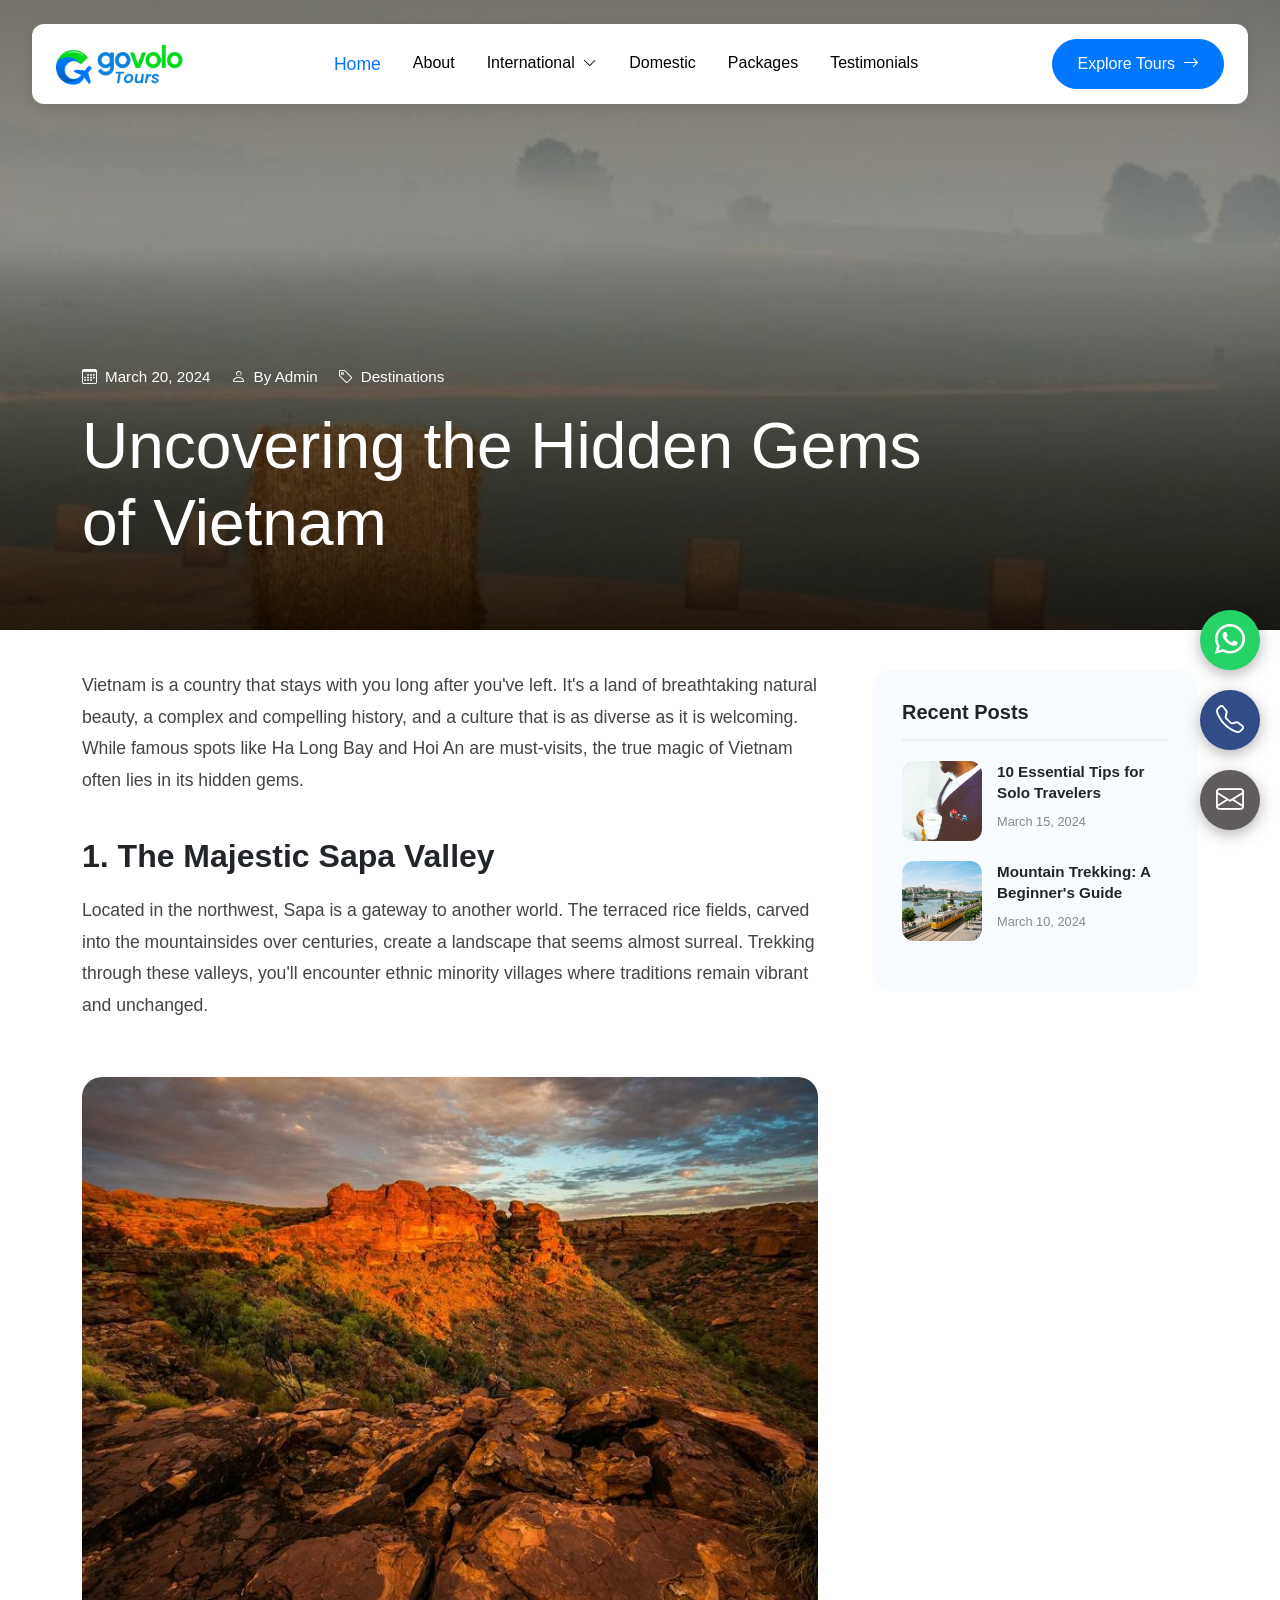
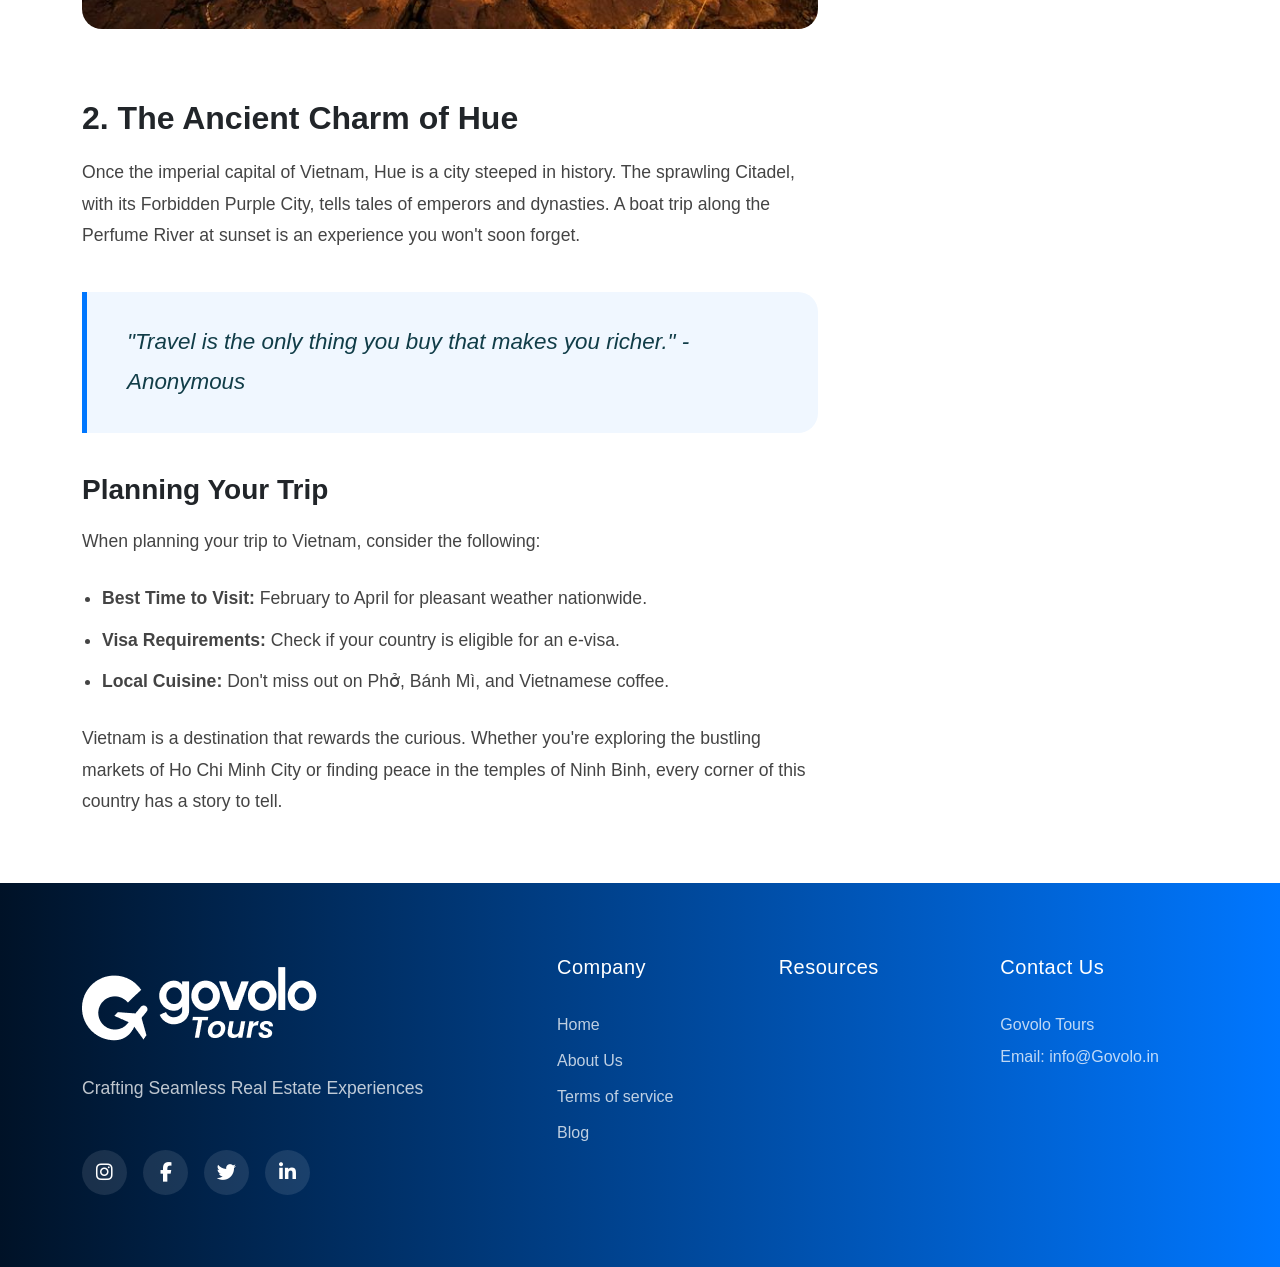
<file: blog-detail.html>
<!DOCTYPE html>
<html lang="en">

<head>
    <meta charset="UTF-8">
    <meta name="viewport" content="width=device-width, initial-scale=1.0">
    <title>Uncovering the Hidden Gems of Vietnam - Govolo Tours</title>
    <!-- Bootstrap 5 CSS -->
    <link href="https://cdn.jsdelivr.net/npm/bootstrap@5.3.2/dist/css/bootstrap.min.css" rel="stylesheet">
    <!-- Bootstrap Icons -->
    <link rel="stylesheet" href="https://cdn.jsdelivr.net/npm/bootstrap-icons@1.11.3/font/bootstrap-icons.min.css">
    <!-- Font Awesome -->
    <link rel="stylesheet" href="https://cdnjs.cloudflare.com/ajax/libs/font-awesome/6.4.2/css/all.min.css">
    <!-- Clash Grotesk Font -->
    <link href="https://api.fontshare.com/v2/css?f[]=clash-grotesk@400,500,600,700&display=swap" rel="stylesheet">
    <!-- AOS CSS -->
    <link href="https://unpkg.com/aos@2.3.4/dist/aos.css" rel="stylesheet">
    <!-- Custom CSS -->
    <link rel="stylesheet" href="style.css">
    <link rel="stylesheet" href="blog-detail.css">
</head>

<body>


<div class="social-iconss">
        <a href="" target="_blank" rel="noopener noreferrer" class="whatsapp-float">
        <i class="bi bi-whatsapp"></i>
    </a>

    <a href="" target="_blank" rel="noopener noreferrer" class="telephone-float">
        <i class="bi bi-telephone"></i>
    </a>

    <a href="mailto:[EMAIL_ADDRESS]" target="_blank" rel="noopener noreferrer" class="email-float">
        <i class="bi bi-envelope"></i>
    </a>
</div>

    <!-- Desktop & Mobile Navbar -->
    <nav class="navbar navbar-expand-lg fixed-top custom-navbar">
        <div class="container-fluid px-3">
            <!-- Brand -->
            <a class="navbar-brand d-flex align-items-center" href="index.html">
                <img src="assets/Group_1.png" alt="Govolo Tours">
            </a>

            <!-- Mobile Toggle Button (Triggers Offcanvas Drawer) -->
            <button class="navbar-toggler border-0 shadow-none d-lg-none p-0" type="button" data-bs-toggle="offcanvas"
                data-bs-target="#mobileDrawer" aria-controls="mobileDrawer">
                <span class="navbar-toggler-icon"></span>
            </button>

            <!-- Desktop Menu -->
            <div class="collapse navbar-collapse d-none d-lg-flex" id="desktopNav">
                <ul class="navbar-nav mx-auto mb-2 mb-lg-0 gap-3">
                    <li class="nav-item">
                        <a class="nav-link active" aria-current="page" href="#">Home</a>
                    </li>
                    <li class="nav-item">
                        <a class="nav-link" href="#">About</a>
                    </li>
    
                    <!-- Multi-level Dropdown for Destinations -->
<li class="nav-item mega-parent ">
    <a class="nav-link mega-trigger" href="#">
        International 
        <i class="bi bi-chevron-down ms-1 small dropdown-icon"></i>
    </a>

    <!-- FULL WIDTH WRAPPER -->
    <div class="mega-menu mt-2">

        <!-- INNER CONTAINER (IMPORTANT) -->
        <div class="container">
            <div class="row">

                <!-- Asia -->
                <div class="col-lg-4">
                    <h6 class="mega-heading">Asia</h6>
                    <ul class="mega-list">
                        <li>Bali </li>
                        <li>Maldives </li>
                        <li>Thailand <span class="badge badge-budget">BUDGET</span></li>
                        <li>Dubai</li>
                        <li>Vietnam</li>
                    </ul>
                </div>

                <!-- Europe -->
                <div class="col-lg-4">
                    <h6 class="mega-heading">Europe</h6>
                    <ul class="mega-list">
                        <li>France</li>
                        <li>Switzerland</li>
                        <li>Spain<span class="badge badge-trending">TRENDING</span></li>
                        <li>Italy</li>
                        <li>Germany</li>
                    </ul>
                </div>

                <!-- Africa -->
                <div class="col-lg-4">
                    <h6 class="mega-heading">Africa</h6>
                    <ul class="mega-list">
                        <li>Kenya</li>
                        <li>South Africa</li>
                        <li>Egypt <span class="badge badge-trending">TRENDING</span></li>
                        <li>Morocco</li>

                        <!-- SINGLE VIEW ALL -->
                        <li class="mt-3">
                            <a href="/destinations/" class="view-all">
                                Explore 40+ Destinations →
                            </a>
                        </li>
                    </ul>
                </div>

            </div>
        </div>

    </div>
</li>
                    <li class="nav-item ">
                        <a class="nav-link" href="#" >
                            Domestic
                        </a>
                    </li>
                    <li class="nav-item ">
                        <a class="nav-link" href="#" >
                            Packages
                        </a>
                    </li>
                    <li class="nav-item">
                        <a class="nav-link" href="#">Testimonials</a>
                    </li>
                </ul>
                <div class="d-flex align-items-center">
                    <button class="btn btn-primary rounded-pill px-4 nav-explore-btn " type="button">Explore Tours <i
                            class="bi bi-arrow-right ms-2   align-text-bottom"></i></button>
                </div>
            </div>
        </div>
    </nav>




    <!-- Custom Mobile Drawer (Offcanvas) -->
    <div class="offcanvas offcanvas-start custom-mobile-drawer border-0 shadow-sm" tabindex="-1" id="mobileDrawer"
        aria-labelledby="mobileDrawerLabel">
        <div class="offcanvas-header border-bottom-0 mt-2 px-4">
            <h5 class="offcanvas-title" id="mobileDrawerLabel">
                <img src="assets/Group_1.png" alt="Govolo Tours" style="height: 36px; width: auto;">
            </h5>
            <button type="button" class="btn-close shadow-none p-2" data-bs-dismiss="offcanvas"
                aria-label="Close"></button>
        </div>
        <div class="offcanvas-body px-4 pt-1">
            <div class="accordion accordion-flush mobile-nav-accordion" id="mobileNavAccordion">
                <div class="nav-item mb-3">
                    <a class="nav-link active  fs-5" href="#">Home</a>
                </div>
                <div class="nav-item mb-3">
                    <a class="nav-link  fs-5" href="#">About</a>
                </div>
                <!-- Accordion for Mobile Dropdown (Clean/Modern integration) -->

                <!-- Nested Accordion for Destinations Mobile Dropdown -->
                <div class="accordion-item border-0 mb-3 bg-transparent">
                    <h2 class="accordion-header" id="headingDestinations">
                        <button class="accordion-button collapsed px-0 py-0 shadow-none bg-transparent fs-5"
                            type="button" data-bs-toggle="collapse" data-bs-target="#collapseDestinations"
                            aria-expanded="false" aria-controls="collapseDestinations">
                            International
                        </button>
                    </h2>
                    <div id="collapseDestinations" class="accordion-collapse collapse" aria-labelledby="headingDestinations"
                        data-bs-parent="#mobileNavAccordion">
                        <div class="accordion-body px-3 py-2 mt-2 border-start border-2 border-light">
                            <ul class="list-unstyled mb-0 d-flex flex-column gap-3">
                                <li class="accordion accordion-flush" id="nestedNavAccordionInt">
                                    <div class="accordion-item border-0 bg-transparent mb-0">
                                        <h2 class="accordion-header" id="headingInt">
                                            <button class="accordion-button collapsed px-0 py-1 shadow-none bg-transparent text-muted nav-sublink"
                                                type="button" data-bs-toggle="collapse" data-bs-target="#collapseInt"
                                                aria-expanded="false" aria-controls="collapseInt" style="font-size: 1rem;">
                                                Asia
                                            </button>
                                        </h2>
                                        <div id="collapseInt" class="accordion-collapse collapse" aria-labelledby="headingInt"
                                            data-bs-parent="#nestedNavAccordionInt">
                                            <div class="accordion-body px-3 py-1 mt-1 border-start border-1 border-light">
                                                <ul class="list-unstyled mb-0 d-flex flex-column gap-2">
                                                    <li><a href="#" class="text-decoration-none text-muted py-1 d-block nav-sublink" style="font-size: 0.95rem;">Bali</a></li>
                                                    <li><a href="#" class="text-decoration-none text-muted py-1 d-block nav-sublink" style="font-size: 0.95rem;">Maldives</a></li>
                                                    <li><a href="#" class="text-decoration-none text-muted py-1 d-block nav-sublink" style="font-size: 0.95rem;">Thailand</a></li>
                                                    <li><a href="#" class="text-decoration-none text-muted py-1 d-block nav-sublink" style="font-size: 0.95rem;">Vietnam</a></li>

                                                </ul>
                                            </div>
                                        </div>
                                    </div>



                                    <div class="accordion-item border-0 bg-transparent mb-0">
                                        <h2 class="accordion-header" id="headingInt">
                                            <button class="accordion-button collapsed px-0 py-1 shadow-none bg-transparent text-muted nav-sublink"
                                                type="button" data-bs-toggle="collapse" data-bs-target="#collapseeuro"
                                                aria-expanded="false" aria-controls="collapseInt" style="font-size: 1rem;">
                                                Europe
                                            </button>
                                        </h2>
                                        <div id="collapseeuro" class="accordion-collapse collapse" aria-labelledby="headingInt"
                                            data-bs-parent="#nestedNavAccordionInt">
                                            <div class="accordion-body px-3 py-1 mt-1 border-start border-1 border-light">
                                                <ul class="list-unstyled mb-0 d-flex flex-column gap-2">
                                                    <li><a href="#" class="text-decoration-none text-muted py-1 d-block nav-sublink" style="font-size: 0.95rem;">France</a></li>
                                                    <li><a href="#" class="text-decoration-none text-muted py-1 d-block nav-sublink" style="font-size: 0.95rem;">Switzerland</a></li>
                                                    <li><a href="#" class="text-decoration-none text-muted py-1 d-block nav-sublink" style="font-size: 0.95rem;">Italy</a></li>
                                                    <li><a href="#" class="text-decoration-none text-muted py-1 d-block nav-sublink" style="font-size: 0.95rem;">Spain</a></li>
                                                </ul>
                                            </div>
                                        </div>
                                    </div>



                                    <div class="accordion-item border-0 bg-transparent mb-0">
                                        <h2 class="accordion-header" id="headingInt">
                                            <button class="accordion-button collapsed px-0 py-1 shadow-none bg-transparent text-muted nav-sublink"
                                                type="button" data-bs-toggle="collapse" data-bs-target="#collapseafr"
                                                aria-expanded="false" aria-controls="collapseInt" style="font-size: 1rem;">
                                                Africa
                                            </button>
                                        </h2>
                                        <div id="collapseafr" class="accordion-collapse collapse" aria-labelledby="headingInt"
                                            data-bs-parent="#nestedNavAccordionInt">
                                            <div class="accordion-body px-3 py-1 mt-1 border-start border-1 border-light">
                                                <ul class="list-unstyled mb-0 d-flex flex-column gap-2">
                                                    <li><a href="#" class="text-decoration-none text-muted py-1 d-block nav-sublink" style="font-size: 0.95rem;">Kenya</a></li>
                                                    <li><a href="#" class="text-decoration-none text-muted py-1 d-block nav-sublink" style="font-size: 0.95rem;">South Africa</a></li>
                                                    <li><a href="#" class="text-decoration-none text-muted py-1 d-block nav-sublink" style="font-size: 0.95rem;">Egypt</a></li>
                                                    <li><a href="#" class="text-decoration-none text-muted py-1 d-block nav-sublink" style="font-size: 0.95rem;">Morocco</a></li>

                                                </ul>
                                            </div>
                                        </div>
                                    </div>



                                </li>




                            </ul>
                        </div>
                    </div>
                </div>


                
                                <div class="nav-item mb-3">
                    <a class="nav-link active fs-5" href="#">Domestic</a>
                </div>


                <div class="nav-item mb-3">
                    <a class="nav-link active fs-5" href="#">Packages</a>
                </div>


                <div class="nav-item mb-3">
                    <a class="nav-link  fs-5" href="#">Testimonials</a>
                </div>
            </div>

            <button
                class="btn btn-primary rounded-pill w-100 py-3 mt-4 fs-6  d-flex align-items-center justify-content-center mobile-explore-btn"
                type="button">
                Explore Tours <i class="bi bi-arrow-right ms-2"></i>
            </button>
        </div>
    </div>

    <!-- Blog Detail Hero -->
    <header class="blog-detail-hero" style="background-image: url('assets/dest_vietnam.jpg');">
        <div class="container" data-aos="fade-up">
            <div class="blog-meta-top">
                <span><i class="bi bi-calendar3"></i> March 20, 2024</span>
                <span><i class="bi bi-person"></i> By Admin</span>
                <span><i class="bi bi-tag"></i> Destinations</span>
            </div>
            <h1>Uncovering the Hidden Gems of Vietnam</h1>
        </div>
    </header>

    <!-- Blog Content Area -->
    <main class="blog-content-wrapper">
        <div class="container">
            <div class="row">
                <div class="col-lg-8" data-aos="fade-up">
                    <article class="blog-main-content">
                        <p>Vietnam is a country that stays with you long after you've left. It's a land of breathtaking natural beauty, a complex and compelling history, and a culture that is as diverse as it is welcoming. While famous spots like Ha Long Bay and Hoi An are must-visits, the true magic of Vietnam often lies in its hidden gems.</p>

                        <h2>1. The Majestic Sapa Valley</h2>
                        <p>Located in the northwest, Sapa is a gateway to another world. The terraced rice fields, carved into the mountainsides over centuries, create a landscape that seems almost surreal. Trekking through these valleys, you'll encounter ethnic minority villages where traditions remain vibrant and unchanged.</p>
                        
                        <img src="assets/dest_water.jpg" alt="Sapa Valley">

                        <h2>2. The Ancient Charm of Hue</h2>
                        <p>Once the imperial capital of Vietnam, Hue is a city steeped in history. The sprawling Citadel, with its Forbidden Purple City, tells tales of emperors and dynasties. A boat trip along the Perfume River at sunset is an experience you won't soon forget.</p>

                        <blockquote>
                            "Travel is the only thing you buy that makes you richer." - Anonymous
                        </blockquote>

                        <h3>Planning Your Trip</h3>
                        <p>When planning your trip to Vietnam, consider the following:</p>
                        <ul>
                            <li><strong>Best Time to Visit:</strong> February to April for pleasant weather nationwide.</li>
                            <li><strong>Visa Requirements:</strong> Check if your country is eligible for an e-visa.</li>
                            <li><strong>Local Cuisine:</strong> Don't miss out on Phở, Bánh Mì, and Vietnamese coffee.</li>
                        </ul>

                        <p>Vietnam is a destination that rewards the curious. Whether you're exploring the bustling markets of Ho Chi Minh City or finding peace in the temples of Ninh Binh, every corner of this country has a story to tell.</p>
                    </article>
                </div>

                <!-- Sidebar -->
                <div class="col-lg-4">
                    <aside class="blog-sidebar" data-aos="fade">
                        <div class="sidebar-widget">
                            <h4>Recent Posts</h4>
                            <div class="recent-post-item">
                                <div class="recent-post-img">
                                    <img src="assets/cat_hiking.jpg" alt="Hiking">
                                </div>
                                <div class="recent-post-info">
                                    <h5><a href="#" class="text-decoration-none text-dark">10 Essential Tips for Solo Travelers</a></h5>
                                    <span>March 15, 2024</span>
                                </div>
                            </div>
                            <div class="recent-post-item">
                                <div class="recent-post-img">
                                    <img src="assets/cat_wildlife.png" alt="Wildlife">
                                </div>
                                <div class="recent-post-info">
                                    <h5><a href="#" class="text-decoration-none text-dark">Mountain Trekking: A Beginner's Guide</a></h5>
                                    <span>March 10, 2024</span>
                                </div>
                            </div>
                        </div>

                        <!-- <div class="sidebar-widget">
                            <h4>Categories</h4>
                            <ul class="list-unstyled mb-0 d-flex flex-column gap-2">
                                <li><a href="#" class="text-decoration-none text-muted">Destinations (12)</a></li>
                                <li><a href="#" class="text-decoration-none text-muted">Travel Tips (8)</a></li>
                                <li><a href="#" class="text-decoration-none text-muted">Adventure (5)</a></li>
                                <li><a href="#" class="text-decoration-none text-muted">Culture (7)</a></li>
                            </ul>
                        </div> -->
                    </aside>
                </div>
            </div>
        </div>
    </main>

    <!-- Footer Section -->
    <footer class="footer-section text-white py-5">
        <div class="container py-4">
            <div class="row g-4 gy-5">
                <div class="col-lg-5">
                    <div class="footer-logo mb-4">
                        <img src="assets/footerlogo.png" alt="Govolo Tours Logo" class="img-fluid rounded-2" style="max-height: 120px;">
                    </div>
                    <p class="footer-desc text-white pe-lg-5 mb-5 opacity-75">
                        Crafting Seamless Real Estate Experiences
                    </p>
                    <div class="social-links d-flex gap-3 mt-4">
                        <a href="#" class="social-icon text-white"><i class="fab fa-instagram"></i></a>
                        <a href="#" class="social-icon text-white"><i class="fab fa-facebook-f"></i></a>
                        <a href="#" class="social-icon text-white"><i class="fab fa-twitter"></i></a>
                        <a href="#" class="social-icon text-white"><i class="fab fa-linkedin-in"></i></a>
                    </div>
                </div>

                <div class="col-lg-7">
                    <div class="row g-4">
                        <div class="col-md-4">
                            <h5 class="nav-heading mb-4">Company</h5>
                            <ul class="list-unstyled footer-links">
                                <li><a href="index.html" class="text-white text-decoration-none">Home</a></li>
                                <li><a href="#" class="text-white text-decoration-none">About Us</a></li>
                                <li><a href="terms-and-conditions.html" class="text-white text-decoration-none">Terms of service</a></li>
                                <li><a href="blog.html" class="text-white text-decoration-none">Blog</a></li>
                            </ul>
                        </div>
                        <div class="col-md-4">
                            <h5 class="nav-heading mb-4">Resources</h5>
                            <!-- ... other resources ... -->
                        </div>
                        <div class="col-md-4">
                            <h5 class="nav-heading mb-4">Contact Us</h5>
                            <p class="mb-2 opacity-75">Govolo Tours</p>
                            <p class="mb-0 opacity-75">Email: info@Govolo.in</p>
                        </div>
                    </div>
                </div>
            </div>
        </div>
    </footer>

    <!-- Scripts -->
    <script src="https://cdnjs.cloudflare.com/ajax/libs/jquery/3.7.1/jquery.min.js"></script>
    <script src="https://unpkg.com/aos@2.3.4/dist/aos.js"></script>
    <script src="https://cdn.jsdelivr.net/npm/bootstrap@5.3.2/dist/js/bootstrap.bundle.min.js"></script>
    
    <script>
        AOS.init();

        $(window).scroll(function () {
            if ($(this).scrollTop() > 50) {
                $('.custom-navbar').addClass('navbar-scrolled');
            } else {
                $('.custom-navbar').removeClass('navbar-scrolled');
            }
        });
    </script>
</body>

</html>
</file>
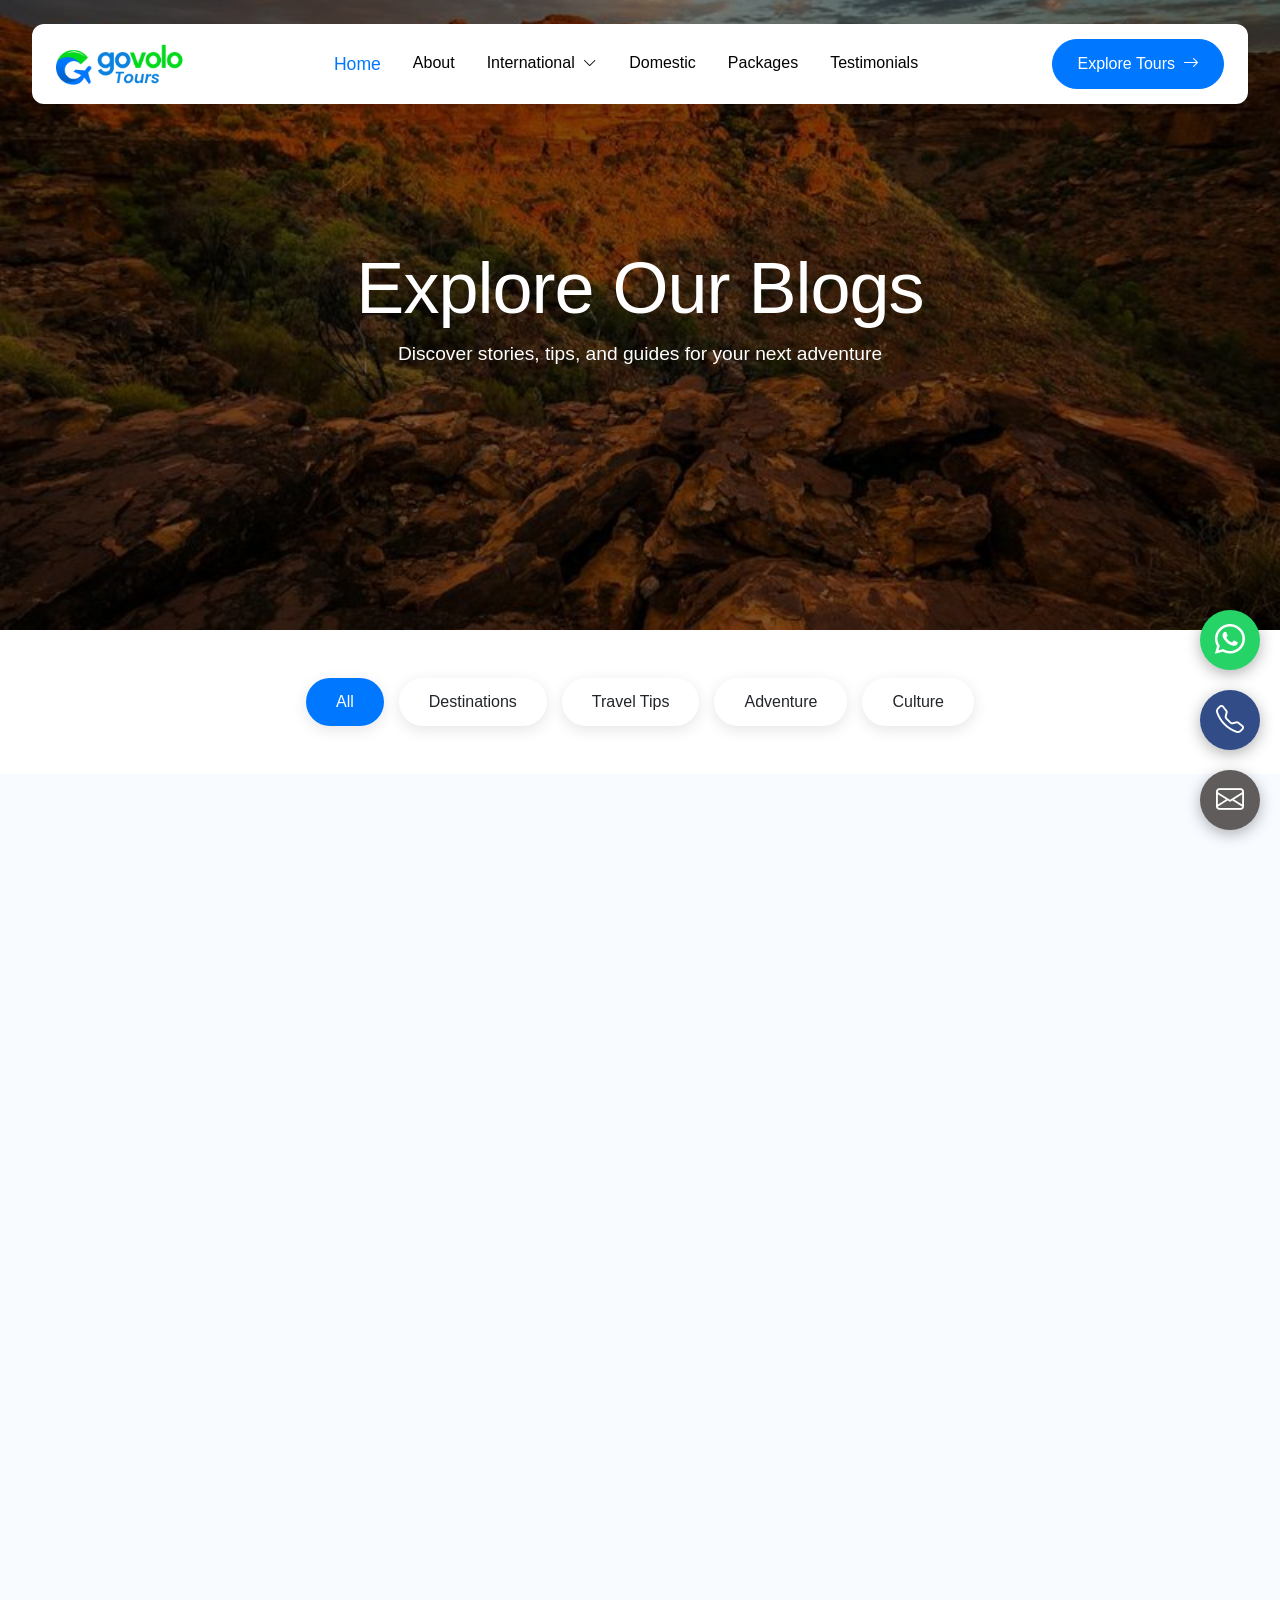
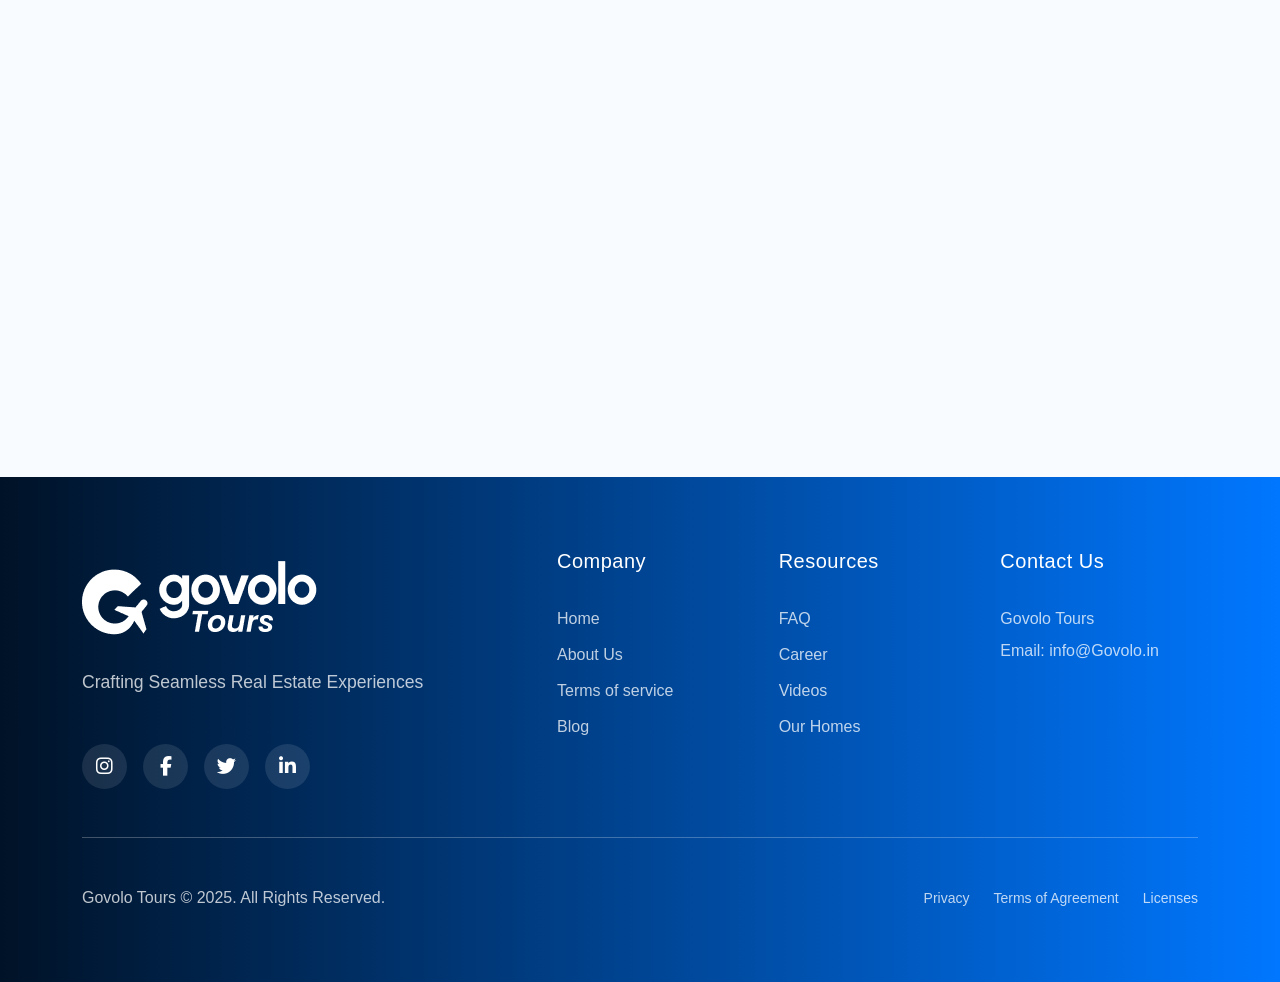
<file: blog.html>
<!DOCTYPE html>
<html lang="en">

<head>
    <meta charset="UTF-8">
    <meta name="viewport" content="width=device-width, initial-scale=1.0">
    <title>Blog - Govolo Tours</title>
    <!-- Bootstrap 5 CSS -->
    <link href="https://cdn.jsdelivr.net/npm/bootstrap@5.3.2/dist/css/bootstrap.min.css" rel="stylesheet">
    <!-- Bootstrap Icons -->
    <link rel="stylesheet" href="https://cdn.jsdelivr.net/npm/bootstrap-icons@1.11.3/font/bootstrap-icons.min.css">
    <!-- Font Awesome -->
    <link rel="stylesheet" href="https://cdnjs.cloudflare.com/ajax/libs/font-awesome/6.4.2/css/all.min.css">
    <!-- Clash Grotesk Font -->
    <link href="https://api.fontshare.com/v2/css?f[]=clash-grotesk@400,500,600,700&display=swap" rel="stylesheet">
    <!-- AOS CSS -->
    <link href="https://unpkg.com/aos@2.3.4/dist/aos.css" rel="stylesheet">
    <!-- Custom CSS -->
    <link rel="stylesheet" href="style.css">
    <link rel="stylesheet" href="blog.css">
</head>

<body>


<div class="social-iconss">
        <a href="" target="_blank" rel="noopener noreferrer" class="whatsapp-float">
        <i class="bi bi-whatsapp"></i>
    </a>

    <a href="" target="_blank" rel="noopener noreferrer" class="telephone-float">
        <i class="bi bi-telephone"></i>
    </a>

    <a href="mailto:[EMAIL_ADDRESS]" target="_blank" rel="noopener noreferrer" class="email-float">
        <i class="bi bi-envelope"></i>
    </a>
</div>



    <!-- Desktop & Mobile Navbar -->
    <nav class="navbar navbar-expand-lg fixed-top custom-navbar">
        <div class="container-fluid px-3">
            <!-- Brand -->
            <a class="navbar-brand d-flex align-items-center" href="index.html">
                <img src="assets/Group_1.png" alt="Govolo Tours">
            </a>

            <!-- Mobile Toggle Button (Triggers Offcanvas Drawer) -->
            <button class="navbar-toggler border-0 shadow-none d-lg-none p-0" type="button" data-bs-toggle="offcanvas"
                data-bs-target="#mobileDrawer" aria-controls="mobileDrawer">
                <span class="navbar-toggler-icon"></span>
            </button>

            <!-- Desktop Menu -->
            <div class="collapse navbar-collapse d-none d-lg-flex" id="desktopNav">
                <ul class="navbar-nav mx-auto mb-2 mb-lg-0 gap-3">
                    <li class="nav-item">
                        <a class="nav-link active" aria-current="page" href="#">Home</a>
                    </li>
                    <li class="nav-item">
                        <a class="nav-link" href="#">About</a>
                    </li>
    
                    <!-- Multi-level Dropdown for Destinations -->
<li class="nav-item mega-parent ">
    <a class="nav-link mega-trigger" href="#">
        International 
        <i class="bi bi-chevron-down ms-1 small dropdown-icon"></i>
    </a>

    <!-- FULL WIDTH WRAPPER -->
    <div class="mega-menu mt-2">

        <!-- INNER CONTAINER (IMPORTANT) -->
        <div class="container">
            <div class="row">

                <!-- Asia -->
                <div class="col-lg-4">
                    <h6 class="mega-heading">Asia</h6>
                    <ul class="mega-list">
                        <li>Bali </li>
                        <li>Maldives </li>
                        <li>Thailand <span class="badge badge-budget">BUDGET</span></li>
                        <li>Dubai</li>
                        <li>Vietnam</li>
                    </ul>
                </div>

                <!-- Europe -->
                <div class="col-lg-4">
                    <h6 class="mega-heading">Europe</h6>
                    <ul class="mega-list">
                        <li>France</li>
                        <li>Switzerland</li>
                        <li>Spain<span class="badge badge-trending">TRENDING</span></li>
                        <li>Italy</li>
                        <li>Germany</li>
                    </ul>
                </div>

                <!-- Africa -->
                <div class="col-lg-4">
                    <h6 class="mega-heading">Africa</h6>
                    <ul class="mega-list">
                        <li>Kenya</li>
                        <li>South Africa</li>
                        <li>Egypt <span class="badge badge-trending">TRENDING</span></li>
                        <li>Morocco</li>

                        <!-- SINGLE VIEW ALL -->
                        <li class="mt-3">
                            <a href="/destinations/" class="view-all">
                                Explore 40+ Destinations →
                            </a>
                        </li>
                    </ul>
                </div>

            </div>
        </div>

    </div>
</li>
                    <li class="nav-item ">
                        <a class="nav-link" href="#" >
                            Domestic
                        </a>
                    </li>
                    <li class="nav-item ">
                        <a class="nav-link" href="#" >
                            Packages
                        </a>
                    </li>
                    <li class="nav-item">
                        <a class="nav-link" href="#">Testimonials</a>
                    </li>
                </ul>
                <div class="d-flex align-items-center">
                    <button class="btn btn-primary rounded-pill px-4 nav-explore-btn " type="button">Explore Tours <i
                            class="bi bi-arrow-right ms-2   align-text-bottom"></i></button>
                </div>
            </div>
        </div>
    </nav>




    <!-- Custom Mobile Drawer (Offcanvas) -->
    <div class="offcanvas offcanvas-start custom-mobile-drawer border-0 shadow-sm" tabindex="-1" id="mobileDrawer"
        aria-labelledby="mobileDrawerLabel">
        <div class="offcanvas-header border-bottom-0 mt-2 px-4">
            <h5 class="offcanvas-title" id="mobileDrawerLabel">
                <img src="assets/Group_1.png" alt="Govolo Tours" style="height: 36px; width: auto;">
            </h5>
            <button type="button" class="btn-close shadow-none p-2" data-bs-dismiss="offcanvas"
                aria-label="Close"></button>
        </div>
        <div class="offcanvas-body px-4 pt-1">
            <div class="accordion accordion-flush mobile-nav-accordion" id="mobileNavAccordion">
                <div class="nav-item mb-3">
                    <a class="nav-link active  fs-5" href="#">Home</a>
                </div>
                <div class="nav-item mb-3">
                    <a class="nav-link  fs-5" href="#">About</a>
                </div>
                <!-- Accordion for Mobile Dropdown (Clean/Modern integration) -->

                <!-- Nested Accordion for Destinations Mobile Dropdown -->
                <div class="accordion-item border-0 mb-3 bg-transparent">
                    <h2 class="accordion-header" id="headingDestinations">
                        <button class="accordion-button collapsed px-0 py-0 shadow-none bg-transparent fs-5"
                            type="button" data-bs-toggle="collapse" data-bs-target="#collapseDestinations"
                            aria-expanded="false" aria-controls="collapseDestinations">
                            International
                        </button>
                    </h2>
                    <div id="collapseDestinations" class="accordion-collapse collapse" aria-labelledby="headingDestinations"
                        data-bs-parent="#mobileNavAccordion">
                        <div class="accordion-body px-3 py-2 mt-2 border-start border-2 border-light">
                            <ul class="list-unstyled mb-0 d-flex flex-column gap-3">
                                <li class="accordion accordion-flush" id="nestedNavAccordionInt">
                                    <div class="accordion-item border-0 bg-transparent mb-0">
                                        <h2 class="accordion-header" id="headingInt">
                                            <button class="accordion-button collapsed px-0 py-1 shadow-none bg-transparent text-muted nav-sublink"
                                                type="button" data-bs-toggle="collapse" data-bs-target="#collapseInt"
                                                aria-expanded="false" aria-controls="collapseInt" style="font-size: 1rem;">
                                                Asia
                                            </button>
                                        </h2>
                                        <div id="collapseInt" class="accordion-collapse collapse" aria-labelledby="headingInt"
                                            data-bs-parent="#nestedNavAccordionInt">
                                            <div class="accordion-body px-3 py-1 mt-1 border-start border-1 border-light">
                                                <ul class="list-unstyled mb-0 d-flex flex-column gap-2">
                                                    <li><a href="#" class="text-decoration-none text-muted py-1 d-block nav-sublink" style="font-size: 0.95rem;">Bali</a></li>
                                                    <li><a href="#" class="text-decoration-none text-muted py-1 d-block nav-sublink" style="font-size: 0.95rem;">Maldives</a></li>
                                                    <li><a href="#" class="text-decoration-none text-muted py-1 d-block nav-sublink" style="font-size: 0.95rem;">Thailand</a></li>
                                                    <li><a href="#" class="text-decoration-none text-muted py-1 d-block nav-sublink" style="font-size: 0.95rem;">Vietnam</a></li>

                                                </ul>
                                            </div>
                                        </div>
                                    </div>



                                    <div class="accordion-item border-0 bg-transparent mb-0">
                                        <h2 class="accordion-header" id="headingInt">
                                            <button class="accordion-button collapsed px-0 py-1 shadow-none bg-transparent text-muted nav-sublink"
                                                type="button" data-bs-toggle="collapse" data-bs-target="#collapseeuro"
                                                aria-expanded="false" aria-controls="collapseInt" style="font-size: 1rem;">
                                                Europe
                                            </button>
                                        </h2>
                                        <div id="collapseeuro" class="accordion-collapse collapse" aria-labelledby="headingInt"
                                            data-bs-parent="#nestedNavAccordionInt">
                                            <div class="accordion-body px-3 py-1 mt-1 border-start border-1 border-light">
                                                <ul class="list-unstyled mb-0 d-flex flex-column gap-2">
                                                    <li><a href="#" class="text-decoration-none text-muted py-1 d-block nav-sublink" style="font-size: 0.95rem;">France</a></li>
                                                    <li><a href="#" class="text-decoration-none text-muted py-1 d-block nav-sublink" style="font-size: 0.95rem;">Switzerland</a></li>
                                                    <li><a href="#" class="text-decoration-none text-muted py-1 d-block nav-sublink" style="font-size: 0.95rem;">Italy</a></li>
                                                    <li><a href="#" class="text-decoration-none text-muted py-1 d-block nav-sublink" style="font-size: 0.95rem;">Spain</a></li>
                                                </ul>
                                            </div>
                                        </div>
                                    </div>



                                    <div class="accordion-item border-0 bg-transparent mb-0">
                                        <h2 class="accordion-header" id="headingInt">
                                            <button class="accordion-button collapsed px-0 py-1 shadow-none bg-transparent text-muted nav-sublink"
                                                type="button" data-bs-toggle="collapse" data-bs-target="#collapseafr"
                                                aria-expanded="false" aria-controls="collapseInt" style="font-size: 1rem;">
                                                Africa
                                            </button>
                                        </h2>
                                        <div id="collapseafr" class="accordion-collapse collapse" aria-labelledby="headingInt"
                                            data-bs-parent="#nestedNavAccordionInt">
                                            <div class="accordion-body px-3 py-1 mt-1 border-start border-1 border-light">
                                                <ul class="list-unstyled mb-0 d-flex flex-column gap-2">
                                                    <li><a href="#" class="text-decoration-none text-muted py-1 d-block nav-sublink" style="font-size: 0.95rem;">Kenya</a></li>
                                                    <li><a href="#" class="text-decoration-none text-muted py-1 d-block nav-sublink" style="font-size: 0.95rem;">South Africa</a></li>
                                                    <li><a href="#" class="text-decoration-none text-muted py-1 d-block nav-sublink" style="font-size: 0.95rem;">Egypt</a></li>
                                                    <li><a href="#" class="text-decoration-none text-muted py-1 d-block nav-sublink" style="font-size: 0.95rem;">Morocco</a></li>

                                                </ul>
                                            </div>
                                        </div>
                                    </div>



                                </li>




                            </ul>
                        </div>
                    </div>
                </div>

                                <div class="nav-item mb-3">
                    <a class="nav-link active fs-5" href="#">Domestic</a>
                </div>
                

                <div class="nav-item mb-3">
                    <a class="nav-link active fs-5" href="#">Packages</a>
                </div>


                <div class="nav-item mb-3">
                    <a class="nav-link  fs-5" href="#">Testimonials</a>
                </div>
            </div>

            <button
                class="btn btn-primary rounded-pill w-100 py-3 mt-4 fs-6  d-flex align-items-center justify-content-center mobile-explore-btn"
                type="button">
                Explore Tours <i class="bi bi-arrow-right ms-2"></i>
            </button>
        </div>
    </div>

    <!-- Blog Hero Section -->
    <header class="blog-hero" style="background-image: linear-gradient(rgba(0, 0, 0, 0.5), rgba(0, 0, 0, 0.5)), url('assets/dest_water.jpg');">
        <div class="container" data-aos="fade-up">
            <h1 class="display-3">Explore Our Blogs</h1>
            <p class="lead">Discover stories, tips, and guides for your next adventure</p>
        </div>
    </header>

    <!-- Category Filter Tabs -->
    <div class="container py-5">
        <div class="blog-tabs" data-aos="fade-up" data-aos-delay="100">
            <button class="tab-btn active" data-filter="all">All</button>
            <button class="tab-btn" data-filter="destinations">Destinations</button>
            <button class="tab-btn" data-filter="travel-tips">Travel Tips</button>
            <button class="tab-btn" data-filter="adventure">Adventure</button>
            <button class="tab-btn" data-filter="culture">Culture</button>
        </div>
    </div>

    <!-- Blog Listing Section -->
    <section class="blog-listing-section">
        <div class="container">
            <div class="row g-4" id="blogGrid">
                <!-- Blog Card 1 -->
                <div class="col-lg-4 col-md-6 blog-item" data-category="destinations" data-aos="fade-up">
                    <div class="blog-card">
                        <div class="blog-card-img">
                            <img src="assets/dest_vietnam.jpg" alt="Vietnam">
                            <span class="category-badge">Destinations</span>
                        </div>
                        <div class="blog-card-content">
                            <h3>Uncovering the Hidden Gems of Vietnam</h3>
                            <p>From the bustling streets of Hanoi to the tranquil waters of Ha Long Bay, Vietnam offers a rich tapestry of experiences...</p>
                            <a href="" class="read-more-btn">Read More <i class="bi bi-arrow-right"></i></a>
                        </div>
                    </div>
                </div>

                <!-- Blog Card 2 -->
                <div class="col-lg-4 col-md-6 blog-item" data-category="travel-tips" data-aos="fade-up" data-aos-delay="100">
                    <div class="blog-card">
                        <div class="blog-card-img">
                            <img src="assets/cat_hiking.jpg" alt="Travel Tips">
                            <span class="category-badge">Travel Tips</span>
                        </div>
                        <div class="blog-card-content">
                            <h3>10 Essential Tips for Solo Travelers</h3>
                            <p>Traveling solo can be one of life's most rewarding experiences. Here are our top tips to stay safe and make the most of it...</p>
                            <a href="" class="read-more-btn">Read More <i class="bi bi-arrow-right"></i></a>
                        </div>
                    </div>
                </div>

                <!-- Blog Card 3 -->
                <div class="col-lg-4 col-md-6 blog-item" data-category="adventure" data-aos="fade-up" data-aos-delay="200">
                    <div class="blog-card">
                        <div class="blog-card-img">
                            <img src="assets/cat_wildlife.png" alt="Adventure">
                            <span class="category-badge">Adventure</span>
                        </div>
                        <div class="blog-card-content">
                            <h3>Mountain Trekking: A Beginner's Guide</h3>
                            <p>Scale new heights and breathe in the fresh mountain air. Our guide covers everything from gear to the best trails for beginners...</p>
                            <a href="" class="read-more-btn">Read More <i class="bi bi-arrow-right"></i></a>
                        </div>
                    </div>
                </div>

                <!-- Blog Card 4 -->
                <div class="col-lg-4 col-md-6 blog-item" data-category="culture" data-aos="fade-up">
                    <div class="blog-card">
                        <div class="blog-card-img">
                            <img src="assets/dest_paris.jpg" alt="Culture">
                            <span class="category-badge">Culture</span>
                        </div>
                        <div class="blog-card-content">
                            <h3>A Culinary Journey Through France</h3>
                            <p>Experience the heart of French culture through its world-renowned cuisine. From baguettes to gourmet dining...</p>
                            <a href="" class="read-more-btn">Read More <i class="bi bi-arrow-right"></i></a>
                        </div>
                    </div>
                </div>

                <!-- Blog Card 5 -->
                <div class="col-lg-4 col-md-6 blog-item" data-category="destinations" data-aos="fade-up" data-aos-delay="100">
                    <div class="blog-card">
                        <div class="blog-card-img">
                            <img src="assets/dest_greece.jpg" alt="Greece">
                            <span class="category-badge">Destinations</span>
                        </div>
                        <div class="blog-card-content">
                            <h3>Island Hopping in the Greek Cyclades</h3>
                            <p>Blue-domed churches, white-washed walls, and crystal-clear Aegean waters await you in this island paradise...</p>
                            <a href="" class="read-more-btn">Read More <i class="bi bi-arrow-right"></i></a>
                        </div>
                    </div>
                </div>

                <!-- Blog Card 6 -->
                <div class="col-lg-4 col-md-6 blog-item" data-category="travel-tips" data-aos="fade-up" data-aos-delay="200">
                    <div class="blog-card">
                        <div class="blog-card-img">
                            <img src="assets/cat_walking.png" alt="Travel Tips">
                            <span class="category-badge">Travel Tips</span>
                        </div>
                        <div class="blog-card-content">
                            <h3>How to Pack Light for a 2-Week Trip</h3>
                            <p>Say goodbye to heavy luggage. Learn the art of minimalist packing without compromising on your travel essentials...</p>
                            <a href="" class="read-more-btn">Read More <i class="bi bi-arrow-right"></i></a>
                        </div>
                    </div>
                </div>
            </div>

            <!-- Pagination -->
            <div class="pagination-wrapper">
                <ul class="custom-pagination" data-aos="fade-up">
                    <li class="page-item"><a class="page-link" href="#"><i class="bi bi-chevron-left"></i></a></li>
                    <li class="page-item active"><a class="page-link" href="#">1</a></li>
                    <li class="page-item"><a class="page-link" href="#">2</a></li>
                    <li class="page-item"><a class="page-link" href="#">3</a></li>
                    <li class="page-item"><a class="page-link" href="#"><i class="bi bi-chevron-right"></i></a></li>
                </ul>
            </div>
        </div>
    </section>

    <!-- Footer Section -->
    <footer class="footer-section text-white py-5">
        <div class="container py-4">
            <div class="row g-4 gy-5">
                <div class="col-lg-5">
                    <div class="footer-logo mb-4">
                        <img src="assets/footerlogo.png" alt="Govolo Tours Logo" class="img-fluid rounded-2" style="max-height: 120px;">
                    </div>
                    <p class="footer-desc text-white pe-lg-5 mb-5 opacity-75">
                        Crafting Seamless Real Estate Experiences
                    </p>
                    <div class="social-links d-flex gap-3 mt-4">
                        <a href="#" class="social-icon text-white"><i class="fab fa-instagram"></i></a>
                        <a href="#" class="social-icon text-white"><i class="fab fa-facebook-f"></i></a>
                        <a href="#" class="social-icon text-white"><i class="fab fa-twitter"></i></a>
                        <a href="#" class="social-icon text-white"><i class="fab fa-linkedin-in"></i></a>
                    </div>
                </div>

                <div class="col-lg-7">
                    <div class="row g-4">
                        <div class="col-md-4">
                            <h5 class="nav-heading mb-4">Company</h5>
                            <ul class="list-unstyled footer-links">
                                <li><a href="index.html" class="text-white text-decoration-none">Home</a></li>
                                <li><a href="#" class="text-white text-decoration-none">About Us</a></li>
                                <li><a href="terms-and-conditions.html" class="text-white text-decoration-none">Terms of service</a></li>
                                <li><a href="blog.html" class="text-white text-decoration-none">Blog</a></li>
                            </ul>
                        </div>
                        <div class="col-md-4">
                            <h5 class="nav-heading mb-4">Resources</h5>
                            <ul class="list-unstyled footer-links">
                                <li><a href="#" class="text-white text-decoration-none">FAQ</a></li>
                                <li><a href="#" class="text-white text-decoration-none">Career</a></li>
                                <li><a href="#" class="text-white text-decoration-none">Videos</a></li>
                                <li><a href="#" class="text-white text-decoration-none">Our Homes</a></li>
                            </ul>
                        </div>
                        <div class="col-md-4">
                            <h5 class="nav-heading mb-4">Contact Us</h5>
                            <p class="mb-2 opacity-75">Govolo Tours</p>
                            <p class="mb-0 opacity-75">Email: info@Govolo.in</p>
                        </div>
                    </div>
                </div>
            </div>

            <hr class="footer-divider my-5">

            <div class="row align-items-center gy-3 text-center text-md-start">
                <div class="col-md-6">
                    <p class="copyright mb-0 opacity-75">Govolo Tours &copy; 2025. All Rights Reserved.</p>
                </div>
                <div class="col-md-6">
                    <div class="d-flex justify-content-center justify-content-md-end gap-4 footer-legal-links">
                        <a href="privacy-policy.html" class="text-white text-decoration-none small opacity-75">Privacy</a>
                        <a href="terms-and-conditions.html" class="text-white text-decoration-none small opacity-75">Terms of Agreement</a>
                        <a href="#" class="text-white text-decoration-none small opacity-75">Licenses</a>
                    </div>
                </div>
            </div>
        </div>
    </footer>

    <!-- Scripts -->
    <script src="https://cdnjs.cloudflare.com/ajax/libs/jquery/3.7.1/jquery.min.js"></script>
    <script src="https://unpkg.com/aos@2.3.4/dist/aos.js"></script>
    <script src="https://cdn.jsdelivr.net/npm/bootstrap@5.3.2/dist/js/bootstrap.bundle.min.js"></script>
    
    <script>
        AOS.init();

        // Sticky Navbar Logic (from index/script.js)
        $(window).scroll(function () {
            if ($(this).scrollTop() > 50) {
                $('.custom-navbar').addClass('navbar-scrolled');
            } else {
                $('.custom-navbar').removeClass('navbar-scrolled');
            }
        });

        // Tab Filtering Logic
        $(document).ready(function() {
            $('.tab-btn').click(function() {
                const filter = $(this).attr('data-filter');
                
                // Update active tab
                $('.tab-btn').removeClass('active');
                $(this).addClass('active');
                
                // Filter items
                if (filter === 'all') {
                    $('.blog-item').show(300);
                } else {
                    $('.blog-item').hide(300);
                    $(`.blog-item[data-category="${filter}"]`).show(300);
                }

                // Refresh AOS to handle newly visible items
                setTimeout(function() {
                    AOS.refresh();
                }, 400);
            });
        });
    </script>
</body>

</html>
</file>
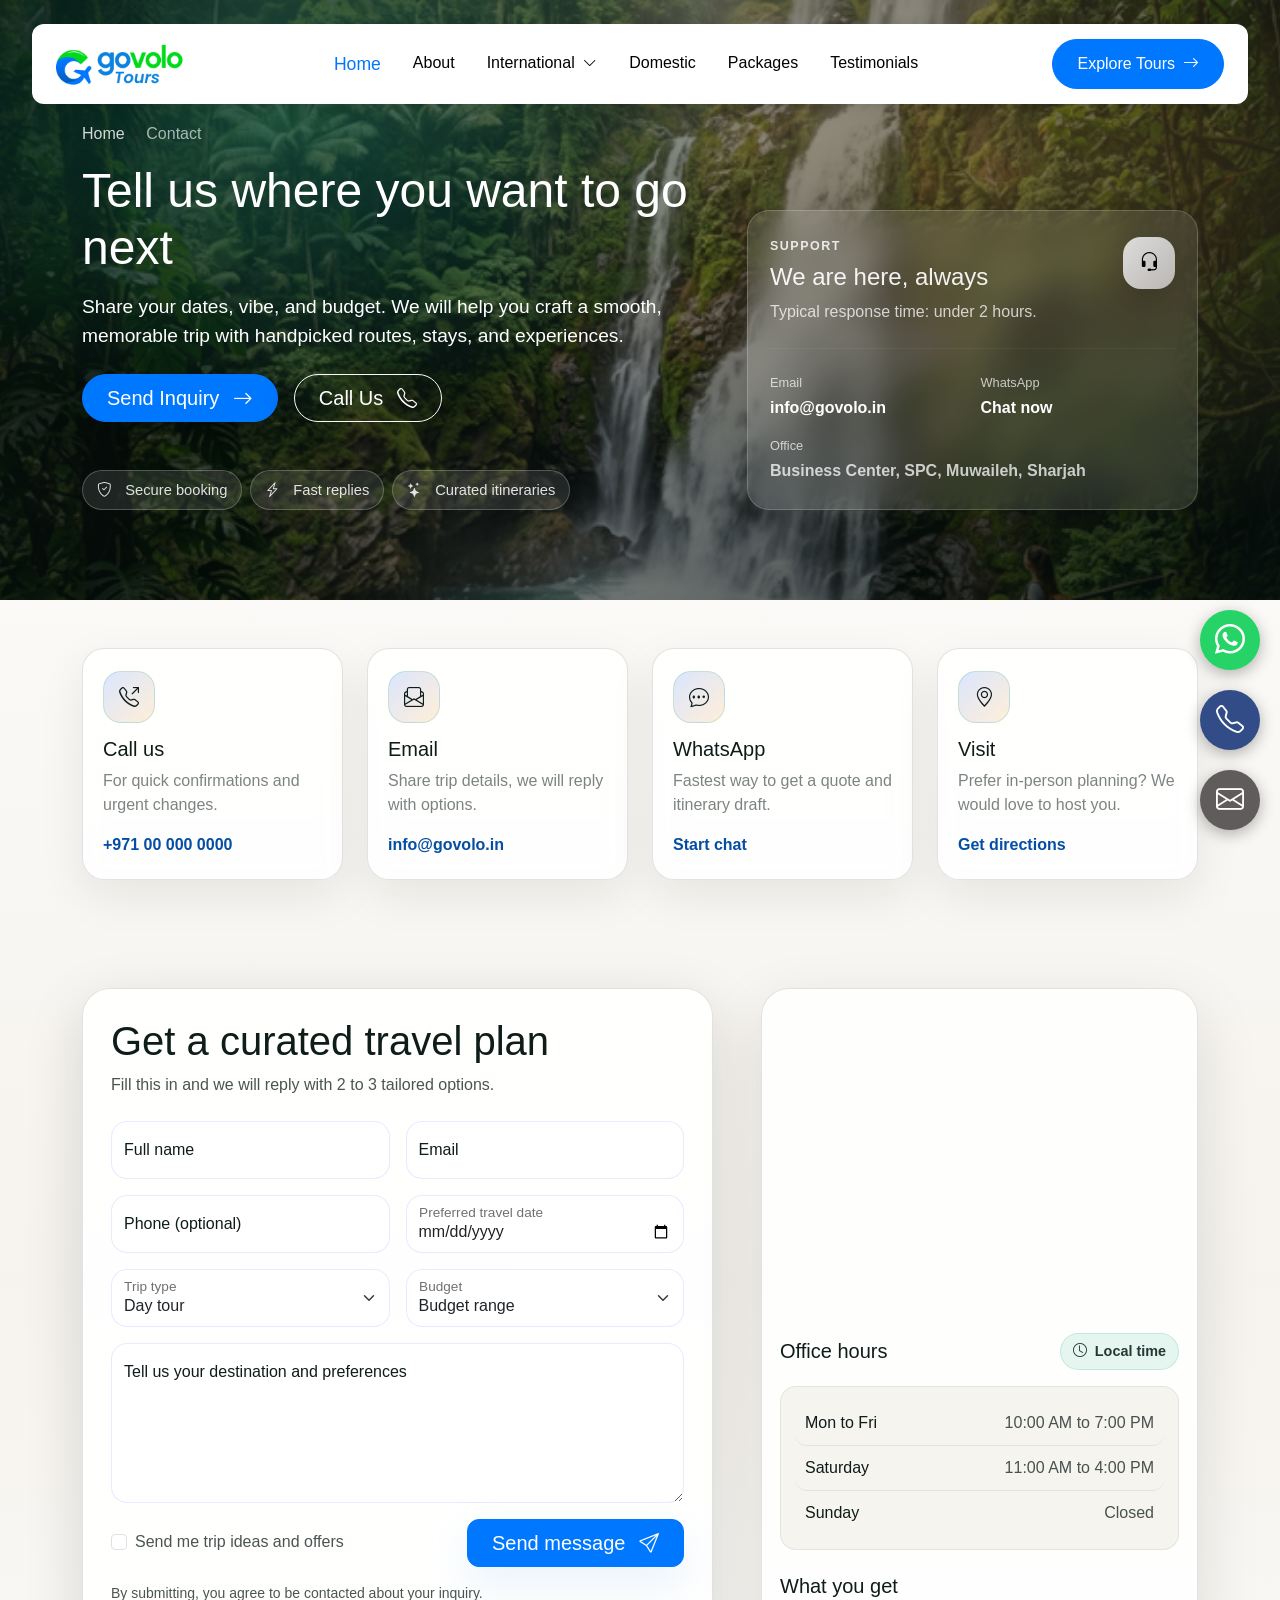
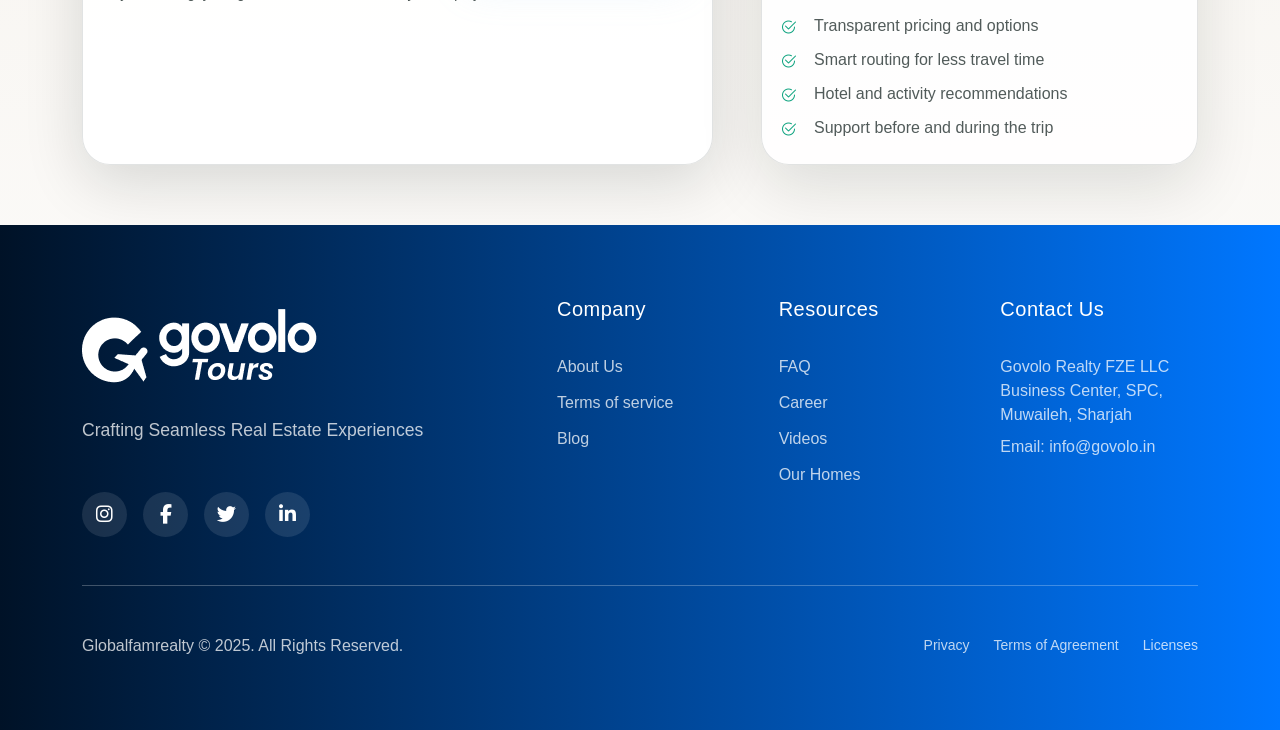
<file: contact.html>
<!DOCTYPE html>
<html lang="en">

<head>
    <meta charset="UTF-8">
    <meta name="viewport" content="width=device-width, initial-scale=1.0">
    <title>Contact | Govolo Tours</title>
    <!-- Bootstrap 5 CSS -->
    <link href="https://cdn.jsdelivr.net/npm/bootstrap@5.3.2/dist/css/bootstrap.min.css" rel="stylesheet">
    <!-- Bootstrap Icons -->
    <link rel="stylesheet" href="https://cdn.jsdelivr.net/npm/bootstrap-icons@1.11.3/font/bootstrap-icons.min.css">
    <!-- Font Awesome -->
    <link rel="stylesheet" href="https://cdnjs.cloudflare.com/ajax/libs/font-awesome/6.4.2/css/all.min.css">
    <!-- Clash Grotesk Font -->
    <link href="https://api.fontshare.com/v2/css?f[]=clash-grotesk@400,500,600,700&display=swap" rel="stylesheet">

    <!-- Owl Carousel CSS -->
    <link rel="stylesheet"
        href="https://cdnjs.cloudflare.com/ajax/libs/OwlCarousel2/2.3.4/assets/owl.carousel.min.css">
    <link rel="stylesheet"
        href="https://cdnjs.cloudflare.com/ajax/libs/OwlCarousel2/2.3.4/assets/owl.theme.default.min.css">
    <!-- Fancybox CSS -->
    <link rel="stylesheet" href="https://cdn.jsdelivr.net/npm/@fancyapps/ui@5.0/dist/fancybox/fancybox.css" />

    <!-- Custom CSS -->
    <link rel="stylesheet" href="style.css">
    <link rel="stylesheet" href="contact.css">
</head>

<body class="contact-page">


<div class="social-iconss">
        <a href="" target="_blank" rel="noopener noreferrer" class="whatsapp-float">
        <i class="bi bi-whatsapp"></i>
    </a>

    <a href="" target="_blank" rel="noopener noreferrer" class="telephone-float">
        <i class="bi bi-telephone"></i>
    </a>

    <a href="mailto:[EMAIL_ADDRESS]" target="_blank" rel="noopener noreferrer" class="email-float">
        <i class="bi bi-envelope"></i>
    </a>
</div>
    <!-- Hidden hooks for existing script.js (prevents null errors on non-home pages) -->


    <!-- Desktop & Mobile Navbar -->
    <nav class="navbar navbar-expand-lg fixed-top custom-navbar">
        <div class="container-fluid px-3">
            <!-- Brand -->
            <a class="navbar-brand d-flex align-items-center" href="index.html">
                <img src="assets/Group_1.png" alt="Govolo Tours">
            </a>

            <!-- Mobile Toggle Button (Triggers Offcanvas Drawer) -->
            <button class="navbar-toggler border-0 shadow-none d-lg-none p-0" type="button" data-bs-toggle="offcanvas"
                data-bs-target="#mobileDrawer" aria-controls="mobileDrawer">
                <span class="navbar-toggler-icon"></span>
            </button>

            <!-- Desktop Menu -->
            <div class="collapse navbar-collapse d-none d-lg-flex" id="desktopNav">
                <ul class="navbar-nav mx-auto mb-2 mb-lg-0 gap-3">
                    <li class="nav-item">
                        <a class="nav-link active" aria-current="page" href="#">Home</a>
                    </li>
                    <li class="nav-item">
                        <a class="nav-link" href="#">About</a>
                    </li>
    
                    <!-- Multi-level Dropdown for Destinations -->
<li class="nav-item mega-parent ">
    <a class="nav-link mega-trigger" href="#">
        International 
        <i class="bi bi-chevron-down ms-1 small dropdown-icon"></i>
    </a>

    <!-- FULL WIDTH WRAPPER -->
    <div class="mega-menu mt-2">

        <!-- INNER CONTAINER (IMPORTANT) -->
        <div class="container">
            <div class="row">

                <!-- Asia -->
                <div class="col-lg-4">
                    <h6 class="mega-heading">Asia</h6>
                    <ul class="mega-list">
                        <li>Bali </li>
                        <li>Maldives </li>
                        <li>Thailand <span class="badge badge-budget">BUDGET</span></li>
                        <li>Dubai</li>
                        <li>Vietnam</li>
                    </ul>
                </div>

                <!-- Europe -->
                <div class="col-lg-4">
                    <h6 class="mega-heading">Europe</h6>
                    <ul class="mega-list">
                        <li>France</li>
                        <li>Switzerland</li>
                        <li>Spain<span class="badge badge-trending">TRENDING</span></li>
                        <li>Italy</li>
                        <li>Germany</li>
                    </ul>
                </div>

                <!-- Africa -->
                <div class="col-lg-4">
                    <h6 class="mega-heading">Africa</h6>
                    <ul class="mega-list">
                        <li>Kenya</li>
                        <li>South Africa</li>
                        <li>Egypt <span class="badge badge-trending">TRENDING</span></li>
                        <li>Morocco</li>

                        <!-- SINGLE VIEW ALL -->
                        <li class="mt-3">
                            <a href="/destinations/" class="view-all">
                                Explore 40+ Destinations →
                            </a>
                        </li>
                    </ul>
                </div>

            </div>
        </div>

    </div>
</li>
                    <li class="nav-item ">
                        <a class="nav-link" href="#" >
                            Domestic
                        </a>
                    </li>
                    <li class="nav-item ">
                        <a class="nav-link" href="#" >
                            Packages
                        </a>
                    </li>
                    <li class="nav-item">
                        <a class="nav-link" href="#">Testimonials</a>
                    </li>
                </ul>
                <div class="d-flex align-items-center">
                    <button class="btn btn-primary rounded-pill px-4 nav-explore-btn " type="button">Explore Tours <i
                            class="bi bi-arrow-right ms-2   align-text-bottom"></i></button>
                </div>
            </div>
        </div>
    </nav>




    <!-- Custom Mobile Drawer (Offcanvas) -->
    <div class="offcanvas offcanvas-start custom-mobile-drawer border-0 shadow-sm" tabindex="-1" id="mobileDrawer"
        aria-labelledby="mobileDrawerLabel">
        <div class="offcanvas-header border-bottom-0 mt-2 px-4">
            <h5 class="offcanvas-title" id="mobileDrawerLabel">
                <img src="assets/Group_1.png" alt="Govolo Tours" style="height: 36px; width: auto;">
            </h5>
            <button type="button" class="btn-close shadow-none p-2" data-bs-dismiss="offcanvas"
                aria-label="Close"></button>
        </div>
        <div class="offcanvas-body px-4 pt-1">
            <div class="accordion accordion-flush mobile-nav-accordion" id="mobileNavAccordion">
                <div class="nav-item mb-3">
                    <a class="nav-link active  fs-5" href="#">Home</a>
                </div>
                <div class="nav-item mb-3">
                    <a class="nav-link  fs-5" href="#">About</a>
                </div>
                <!-- Accordion for Mobile Dropdown (Clean/Modern integration) -->

                <!-- Nested Accordion for Destinations Mobile Dropdown -->
                <div class="accordion-item border-0 mb-3 bg-transparent">
                    <h2 class="accordion-header" id="headingDestinations">
                        <button class="accordion-button collapsed px-0 py-0 shadow-none bg-transparent fs-5"
                            type="button" data-bs-toggle="collapse" data-bs-target="#collapseDestinations"
                            aria-expanded="false" aria-controls="collapseDestinations">
                            International
                        </button>
                    </h2>
                    <div id="collapseDestinations" class="accordion-collapse collapse" aria-labelledby="headingDestinations"
                        data-bs-parent="#mobileNavAccordion">
                        <div class="accordion-body px-3 py-2 mt-2 border-start border-2 border-light">
                            <ul class="list-unstyled mb-0 d-flex flex-column gap-3">
                                <li class="accordion accordion-flush" id="nestedNavAccordionInt">
                                    <div class="accordion-item border-0 bg-transparent mb-0">
                                        <h2 class="accordion-header" id="headingInt">
                                            <button class="accordion-button collapsed px-0 py-1 shadow-none bg-transparent text-muted nav-sublink"
                                                type="button" data-bs-toggle="collapse" data-bs-target="#collapseInt"
                                                aria-expanded="false" aria-controls="collapseInt" style="font-size: 1rem;">
                                                Asia
                                            </button>
                                        </h2>
                                        <div id="collapseInt" class="accordion-collapse collapse" aria-labelledby="headingInt"
                                            data-bs-parent="#nestedNavAccordionInt">
                                            <div class="accordion-body px-3 py-1 mt-1 border-start border-1 border-light">
                                                <ul class="list-unstyled mb-0 d-flex flex-column gap-2">
                                                    <li><a href="#" class="text-decoration-none text-muted py-1 d-block nav-sublink" style="font-size: 0.95rem;">Bali</a></li>
                                                    <li><a href="#" class="text-decoration-none text-muted py-1 d-block nav-sublink" style="font-size: 0.95rem;">Maldives</a></li>
                                                    <li><a href="#" class="text-decoration-none text-muted py-1 d-block nav-sublink" style="font-size: 0.95rem;">Thailand</a></li>
                                                    <li><a href="#" class="text-decoration-none text-muted py-1 d-block nav-sublink" style="font-size: 0.95rem;">Vietnam</a></li>

                                                </ul>
                                            </div>
                                        </div>
                                    </div>



                                    <div class="accordion-item border-0 bg-transparent mb-0">
                                        <h2 class="accordion-header" id="headingInt">
                                            <button class="accordion-button collapsed px-0 py-1 shadow-none bg-transparent text-muted nav-sublink"
                                                type="button" data-bs-toggle="collapse" data-bs-target="#collapseeuro"
                                                aria-expanded="false" aria-controls="collapseInt" style="font-size: 1rem;">
                                                Europe
                                            </button>
                                        </h2>
                                        <div id="collapseeuro" class="accordion-collapse collapse" aria-labelledby="headingInt"
                                            data-bs-parent="#nestedNavAccordionInt">
                                            <div class="accordion-body px-3 py-1 mt-1 border-start border-1 border-light">
                                                <ul class="list-unstyled mb-0 d-flex flex-column gap-2">
                                                    <li><a href="#" class="text-decoration-none text-muted py-1 d-block nav-sublink" style="font-size: 0.95rem;">France</a></li>
                                                    <li><a href="#" class="text-decoration-none text-muted py-1 d-block nav-sublink" style="font-size: 0.95rem;">Switzerland</a></li>
                                                    <li><a href="#" class="text-decoration-none text-muted py-1 d-block nav-sublink" style="font-size: 0.95rem;">Italy</a></li>
                                                    <li><a href="#" class="text-decoration-none text-muted py-1 d-block nav-sublink" style="font-size: 0.95rem;">Spain</a></li>
                                                </ul>
                                            </div>
                                        </div>
                                    </div>



                                    <div class="accordion-item border-0 bg-transparent mb-0">
                                        <h2 class="accordion-header" id="headingInt">
                                            <button class="accordion-button collapsed px-0 py-1 shadow-none bg-transparent text-muted nav-sublink"
                                                type="button" data-bs-toggle="collapse" data-bs-target="#collapseafr"
                                                aria-expanded="false" aria-controls="collapseInt" style="font-size: 1rem;">
                                                Africa
                                            </button>
                                        </h2>
                                        <div id="collapseafr" class="accordion-collapse collapse" aria-labelledby="headingInt"
                                            data-bs-parent="#nestedNavAccordionInt">
                                            <div class="accordion-body px-3 py-1 mt-1 border-start border-1 border-light">
                                                <ul class="list-unstyled mb-0 d-flex flex-column gap-2">
                                                    <li><a href="#" class="text-decoration-none text-muted py-1 d-block nav-sublink" style="font-size: 0.95rem;">Kenya</a></li>
                                                    <li><a href="#" class="text-decoration-none text-muted py-1 d-block nav-sublink" style="font-size: 0.95rem;">South Africa</a></li>
                                                    <li><a href="#" class="text-decoration-none text-muted py-1 d-block nav-sublink" style="font-size: 0.95rem;">Egypt</a></li>
                                                    <li><a href="#" class="text-decoration-none text-muted py-1 d-block nav-sublink" style="font-size: 0.95rem;">Morocco</a></li>

                                                </ul>
                                            </div>
                                        </div>
                                    </div>



                                </li>




                            </ul>
                        </div>
                    </div>
                </div>


                <div class="nav-item mb-3">
                    <a class="nav-link active fs-5" href="#">Domestic</a>
                </div>


                <div class="nav-item mb-3">
                    <a class="nav-link active fs-5" href="#">Packages</a>
                </div>


                <div class="nav-item mb-3">
                    <a class="nav-link  fs-5" href="#">Testimonials</a>
                </div>
            </div>

            <button
                class="btn btn-primary rounded-pill w-100 py-3 mt-4 fs-6  d-flex align-items-center justify-content-center mobile-explore-btn"
                type="button">
                Explore Tours <i class="bi bi-arrow-right ms-2"></i>
            </button>
        </div>
    </div>






    <main class="contact-main">
        <!-- Hero -->
        <section class="contact-hero">
            <div class="container position-relative">
                <div class="row align-items-end g-4">
                    <div class="col-lg-7">
                        <nav aria-label="breadcrumb" class="contact-breadcrumb reveal-up">
                            <ol class="breadcrumb mb-3">
                                <li class="breadcrumb-item"><a href="index.html">Home</a></li>
                                <li class="breadcrumb-item active" aria-current="page">Contact</li>
                            </ol>
                        </nav>
                        <h1 class="display-5  mb-3 reveal-up" style="animation-delay: 80ms;">
                            Tell us where you want to go next
                        </h1>
                        <p class="lead mb-4 pe-lg-5 reveal-up" style="animation-delay: 160ms;">
                            Share your dates, vibe, and budget. We will help you craft a smooth, memorable trip with
                            handpicked routes, stays, and experiences.
                        </p>
                        <div class="d-flex flex-wrap gap-3 reveal-up" style="animation-delay: 240ms;">
                            <a class="btn btn-primary btn-lg rounded-pill px-4 contact-hero-btn" href="#contactForm">
                                Send Inquiry <i class="bi bi-arrow-right ms-2"></i>
                            </a>
                            <a class="btn btn-outline-light btn-lg rounded-pill px-4 contact-hero-btn"
                                href="tel:+971000000000">
                                Call Us <i class="bi bi-telephone ms-2"></i>
                            </a>
                        </div>
                        <div class="d-flex flex-wrap gap-2 mt-5 reveal-up" style="animation-delay: 320ms;">
                            <span class="contact-chip"><i class="bi bi-shield-check me-2"></i>Secure booking</span>
                            <span class="contact-chip"><i class="bi bi-lightning-charge me-2"></i>Fast replies</span>
                            <span class="contact-chip"><i class="bi bi-stars me-2"></i>Curated itineraries</span>
                        </div>
                    </div>
                    <div class="col-lg-5">
                        <div class="contact-hero-card reveal-up" style="animation-delay: 220ms;">
                            <div class="d-flex align-items-start justify-content-between gap-3">
                                <div>
                                    <p class="text-uppercase mb-2 contact-eyebrow">Support</p>
                                    <h2 class="h4 mb-2">We are here, always</h2>
                                    <p class="mb-0 opacity-75">
                                        Typical response time: under 2 hours.
                                    </p>
                                </div>
                                <div class="contact-badge">
                                    <i class="bi bi-headset"></i>
                                </div>
                            </div>
                            <hr class="contact-hero-divider my-4">
                            <div class="row g-3">
                                <div class="col-6">
                                    <div class="contact-mini">
                                        <p class="mb-1 contact-mini-label">Email</p>
                                        <a href="mailto:info@govolo.in" class="contact-mini-value">info@govolo.in</a>
                                    </div>
                                </div>
                                <div class="col-6">
                                    <div class="contact-mini">
                                        <p class="mb-1 contact-mini-label">WhatsApp</p>
                                        <a href="#" class="contact-mini-value">Chat now</a>
                                    </div>
                                </div>
                                <div class="col-12">
                                    <div class="contact-mini">
                                        <p class="mb-1 contact-mini-label">Office</p>
                                        <p class="mb-0 contact-mini-value opacity-75">
                                            Business Center, SPC, Muwaileh, Sharjah
                                        </p>
                                    </div>
                                </div>
                            </div>
                        </div>
                    </div>
                </div>
            </div>
        </section>

        <!-- Quick Contact Options -->
        <section class="contact-section">
            <div class="container">
                <div class="row g-4">
                    <div class="col-md-6 col-xl-3">
                        <div class="contact-card h-100 reveal-up">
                            <div class="contact-card-icon">
                                <i class="bi bi-telephone-outbound"></i>
                            </div>
                            <h3 class="h5 mb-2">Call us</h3>
                            <p class="mb-3 opacity-75">For quick confirmations and urgent changes.</p>
                            <a class="stretched-link text-decoration-none contact-card-link" href="tel:+971000000000">
                                +971 00 000 0000
                            </a>
                        </div>
                    </div>
                    <div class="col-md-6 col-xl-3">
                        <div class="contact-card h-100 reveal-up" style="animation-delay: 80ms;">
                            <div class="contact-card-icon">
                                <i class="bi bi-envelope-paper"></i>
                            </div>
                            <h3 class="h5 mb-2">Email</h3>
                            <p class="mb-3 opacity-75">Share trip details, we will reply with options.</p>
                            <a class="stretched-link text-decoration-none contact-card-link"
                                href="mailto:info@govolo.in">
                                info@govolo.in
                            </a>
                        </div>
                    </div>
                    <div class="col-md-6 col-xl-3">
                        <div class="contact-card h-100 reveal-up" style="animation-delay: 160ms;">
                            <div class="contact-card-icon">
                                <i class="bi bi-chat-dots"></i>
                            </div>
                            <h3 class="h5 mb-2">WhatsApp</h3>
                            <p class="mb-3 opacity-75">Fastest way to get a quote and itinerary draft.</p>
                            <a class="stretched-link text-decoration-none contact-card-link" href="#">
                                Start chat
                            </a>
                        </div>
                    </div>
                    <div class="col-md-6 col-xl-3">
                        <div class="contact-card h-100 reveal-up" style="animation-delay: 240ms;">
                            <div class="contact-card-icon">
                                <i class="bi bi-geo-alt"></i>
                            </div>
                            <h3 class="h5 mb-2">Visit</h3>
                            <p class="mb-3 opacity-75">Prefer in-person planning? We would love to host you.</p>
                            <a class="stretched-link text-decoration-none contact-card-link" href="#map">
                                Get directions
                            </a>
                        </div>
                    </div>
                </div>
            </div>
        </section>

        <!-- Form + Map -->
        <section class="contact-section contact-section-alt" id="contactForm">
            <div class="container">
                <div class="row g-4 g-lg-5 align-items-stretch">
                    <div class="col-lg-7">
                        <div class="contact-panel h-100">
                            <div class="d-flex align-items-start justify-content-between gap-3 mb-4">
                                <div>
                                    <!-- <p class="text-uppercase mb-2 contact-eyebrow">Inquiry Form</p> -->
                                    <h2 class="h1 mb-2">Get a curated travel plan</h2>
                                    <p class="mb-0 opacity-75">Fill this in and we will reply with 2 to 3 tailored
                                        options.</p>
                                </div>
                                <!-- <div class="contact-panel-badge ">
                                    <i class="bi bi-stars"></i>
                                </div> -->
                            </div>

                            <form class="row g-3">
                                <div class="col-md-6">
                                    <div class="form-floating">
                                        <input type="text" class="form-control contact-input" id="fullName"
                                            placeholder="Full name">
                                        <label for="fullName">Full name</label>
                                    </div>
                                </div>
                                <div class="col-md-6">
                                    <div class="form-floating">
                                        <input type="email" class="form-control contact-input" id="email"
                                            placeholder="name@example.com">
                                        <label for="email">Email</label>
                                    </div>
                                </div>
                                <div class="col-md-6">
                                    <div class="form-floating">
                                        <input type="tel" class="form-control contact-input" id="phone"
                                            placeholder="+91 00000 00000">
                                        <label for="phone">Phone (optional)</label>
                                    </div>
                                </div>
                                <div class="col-md-6">
                                    <div class="form-floating">
                                        <input type="date" class="form-control contact-input" id="travelDate"
                                            placeholder="Date">
                                        <label for="travelDate">Preferred travel date</label>
                                    </div>
                                </div>
                                <div class="col-md-6">
                                    <div class="form-floating">
                                        <select class="form-select contact-input" id="tripType"
                                            aria-label="Trip type">
                                            <option selected>Day tour</option>
                                            <option value="1">Multi-day itinerary</option>
                                            <option value="2">Honeymoon</option>
                                            <option value="3">Family trip</option>
                                            <option value="4">Corporate</option>
                                        </select>
                                        <label for="tripType">Trip type</label>
                                    </div>
                                </div>
                                <div class="col-md-6">
                                    <div class="form-floating">
                                        <select class="form-select contact-input" id="budget" aria-label="Budget">
                                            <option selected>Budget range</option>
                                            <option value="1">Economy</option>
                                            <option value="2">Comfort</option>
                                            <option value="3">Premium</option>
                                            <option value="4">Luxury</option>
                                        </select>
                                        <label for="budget">Budget</label>
                                    </div>
                                </div>
                                <div class="col-12">
                                    <div class="form-floating">
                                        <textarea class="form-control contact-input" placeholder="Your message"
                                            id="message" style="height: 160px"></textarea>
                                        <label for="message">Tell us your destination and preferences</label>
                                    </div>
                                </div>
                                <div class="col-12">
                                    <div class="d-flex flex-column flex-md-row align-items-md-center justify-content-between gap-3">
                                        <div class="form-check">
                                            <input class="form-check-input" type="checkbox" value="" id="updates">
                                            <label class="form-check-label opacity-75" for="updates">
                                                Send me trip ideas and offers
                                            </label>
                                        </div>
                                        <button type="submit" class="btn btn-primary btn-lg  px-4 contact-submit">
                                            Send message <i class="bi bi-send ms-2"></i>
                                        </button>
                                    </div>
                                </div>
                                <div class="col-12">
                                    <p class="small mb-0 opacity-75">
                                        By submitting, you agree to be contacted about your inquiry.
                                    </p>
                                </div>
                            </form>
                        </div>
                    </div>
                    <div class="col-lg-5">
                        <div class="contact-side h-100">
                            <div class="contact-map" id="map">
                                <div class="ratio ratio-4x3">
                                    <iframe
                                        src="https://www.google.com/maps?q=Muwaileh%20Sharjah&output=embed"
                                        title="Govolo Tours office location map" loading="lazy"
                                        referrerpolicy="no-referrer-when-downgrade"></iframe>
                                </div>
                            </div>
                            <div class="contact-side-body">
                                <div class="d-flex align-items-center justify-content-between gap-3 mb-3">
                                    <h3 class="h5 mb-0">Office hours</h3>
                                    <span class="contact-pill"><i class="bi bi-clock me-2"></i>Local time</span>
                                </div>
                                <div class="contact-hours mb-4">
                                    <div class="contact-hours-row">
                                        <span>Mon to Fri</span>
                                        <span class="opacity-75">10:00 AM to 7:00 PM</span>
                                    </div>
                                    <div class="contact-hours-row">
                                        <span>Saturday</span>
                                        <span class="opacity-75">11:00 AM to 4:00 PM</span>
                                    </div>
                                    <div class="contact-hours-row">
                                        <span>Sunday</span>
                                        <span class="opacity-75">Closed</span>
                                    </div>
                                </div>
                                <div class="contact-promise">
                                    <h3 class="h5 mb-3">What you get</h3>
                                    <ul class="list-unstyled mb-0 d-grid gap-2">
                                        <li class="contact-check"><i class="bi bi-check2-circle me-2"></i>Transparent
                                            pricing and options</li>
                                        <li class="contact-check"><i class="bi bi-check2-circle me-2"></i>Smart routing
                                            for less travel time</li>
                                        <li class="contact-check"><i class="bi bi-check2-circle me-2"></i>Hotel and
                                            activity recommendations</li>
                                        <li class="contact-check"><i class="bi bi-check2-circle me-2"></i>Support before
                                            and during the trip</li>
                                    </ul>
                                </div>
                            </div>
                        </div>
                    </div>
                </div>
            </div>
        </section>

        <!-- FAQ -->
        <!-- <section class="contact-section">
            <div class="container">
                <div class="row align-items-end g-4 mb-4">
                    <div class="col-lg-7">
                        <p class="text-uppercase mb-2 contact-eyebrow">FAQ</p>
                        <h2 class="h3 mb-0">Quick answers before you message</h2>
                    </div>
                    <div class="col-lg-5">
                        <p class="mb-0 opacity-75">
                            If you do not see your question here, just drop a note and we will help.
                        </p>
                    </div>
                </div>

                <div class="accordion contact-accordion" id="contactFaq">
                    <div class="accordion-item">
                        <h2 class="accordion-header" id="faq1">
                            <button class="accordion-button" type="button" data-bs-toggle="collapse"
                                data-bs-target="#faqCollapse1" aria-expanded="true" aria-controls="faqCollapse1">
                                How soon can you share a quote?
                            </button>
                        </h2>
                        <div id="faqCollapse1" class="accordion-collapse collapse show" aria-labelledby="faq1"
                            data-bs-parent="#contactFaq">
                            <div class="accordion-body opacity-75">
                                Most inquiries get a response within 2 hours. Custom multi-day plans may take a bit
                                longer depending on complexity.
                            </div>
                        </div>
                    </div>
                    <div class="accordion-item">
                        <h2 class="accordion-header" id="faq2">
                            <button class="accordion-button collapsed" type="button" data-bs-toggle="collapse"
                                data-bs-target="#faqCollapse2" aria-expanded="false" aria-controls="faqCollapse2">
                                Can you help with flights and hotels?
                            </button>
                        </h2>
                        <div id="faqCollapse2" class="accordion-collapse collapse" aria-labelledby="faq2"
                            data-bs-parent="#contactFaq">
                            <div class="accordion-body opacity-75">
                                Yes. Share your preferred dates and city, and we will suggest best-fit flight timings
                                and stay options based on your budget.
                            </div>
                        </div>
                    </div>
                    <div class="accordion-item">
                        <h2 class="accordion-header" id="faq3">
                            <button class="accordion-button collapsed" type="button" data-bs-toggle="collapse"
                                data-bs-target="#faqCollapse3" aria-expanded="false" aria-controls="faqCollapse3">
                                Do you arrange private cars and drivers?
                            </button>
                        </h2>
                        <div id="faqCollapse3" class="accordion-collapse collapse" aria-labelledby="faq3"
                            data-bs-parent="#contactFaq">
                            <div class="accordion-body opacity-75">
                                We can arrange airport pickups, day tour vehicles, and multi-day transport depending on
                                the destination.
                            </div>
                        </div>
                    </div>
                    <div class="accordion-item">
                        <h2 class="accordion-header" id="faq4">
                            <button class="accordion-button collapsed" type="button" data-bs-toggle="collapse"
                                data-bs-target="#faqCollapse4" aria-expanded="false" aria-controls="faqCollapse4">
                                Can I change dates after booking?
                            </button>
                        </h2>
                        <div id="faqCollapse4" class="accordion-collapse collapse" aria-labelledby="faq4"
                            data-bs-parent="#contactFaq">
                            <div class="accordion-body opacity-75">
                                Changes depend on the vendor cancellation rules. We always try to find the smoothest
                                option and communicate any difference in cost upfront.
                            </div>
                        </div>
                    </div>
                </div>
            </div>
        </section> -->

        <!-- CTA -->
        <!-- <section class="contact-cta">
            <div class="container">
                <div class="contact-cta-inner">
                    <div class="row g-4 align-items-center">
                        <div class="col-lg-8">
                            <p class="text-uppercase mb-2 contact-eyebrow">Next step</p>
                            <h2 class="h3 mb-2">Want a quick call to finalize your plan?</h2>
                            <p class="mb-0 opacity-75">
                                Share your number and we will schedule a short call at your preferred time.
                            </p>
                        </div>
                        <div class="col-lg-4 text-lg-end">
                            <a href="#contactForm" class="btn btn-light btn-lg rounded-pill px-4">
                                Request a call <i class="bi bi-telephone ms-2"></i>
                            </a>
                        </div>
                    </div>
                </div>
            </div>
        </section> -->
    </main>

    <!-- Footer Section -->
    <footer class="footer-section text-white py-5 ">
        <div class="container py-4">
            <div class="row g-4 gy-5">
                <!-- Left Column: Logo & Description -->
                <div class="col-lg-5">
                    <div class="footer-logo mb-4">
                        <img src="assets/footerlogo.png" alt="Govolo Tours Logo" class="img-fluid  rounded-2"
                            style="max-height: 120px;">
                    </div>
                    <p class="footer-desc text-white pe-lg-5 mb-5 opacity-75">
                        Crafting Seamless Real Estate Experiences
                    </p>
                    <!-- Social Icons -->
                    <div class="social-links d-flex gap-3 mt-4">
                        <a href="#" class="social-icon text-white"><i class="fab fa-instagram"></i></a>
                        <a href="#" class="social-icon text-white"><i class="fab fa-facebook-f"></i></a>
                        <a href="#" class="social-icon text-white"><i class="fab fa-twitter"></i></a>
                        <a href="#" class="social-icon text-white"><i class="fab fa-linkedin-in"></i></a>
                        <!-- <a href="#" class="social-icon text-white"><i class="fab fa-youtube"></i></a> -->
                    </div>
                </div>

                <!-- Right Column: Navigation Links -->
                <div class="col-lg-7">
                    <div class="row g-4">
                        <div class="col-md-4">
                            <h5 class="nav-heading mb-4">Company</h5>
                            <ul class="list-unstyled footer-links">
                                <li><a href="#" class="text-white text-decoration-none">About Us</a></li>
                                <li><a href="#" class="text-white text-decoration-none">Terms of service</a></li>
                                <li><a href="#" class="text-white text-decoration-none">Blog</a></li>
                            </ul>
                        </div>
                        <div class="col-md-4">
                            <h5 class="nav-heading mb-4">Resources</h5>
                            <ul class="list-unstyled footer-links">
                                <li><a href="#" class="text-white text-decoration-none">FAQ</a></li>
                                <li><a href="#" class="text-white text-decoration-none">Career</a></li>
                                <li><a href="#" class="text-white text-decoration-none">Videos</a></li>
                                <li><a href="#" class="text-white text-decoration-none">Our Homes</a></li>
                            </ul>
                        </div>
                        <div class="col-md-4">
                            <h5 class="nav-heading mb-4">Contact Us</h5>
                            <p class="mb-2 opacity-75">Govolo Realty FZE LLC Business Center, SPC, Muwaileh, Sharjah
                            </p>
                            <p class="mb-0 opacity-75">Email: info@govolo.in</p>
                        </div>
                    </div>
                </div>
            </div>

            <hr class="footer-divider my-5 ">

            <div class="row align-items-center gy-3 text-center text-md-start">
                <div class="col-md-6">
                    <p class="copyright mb-0 opacity-75">Globalfamrealty &copy; 2025. All Rights Reserved.</p>
                </div>
                <div class="col-md-6">
                    <div class="d-flex justify-content-center justify-content-md-end gap-4 footer-legal-links">
                        <a href="#" class="text-white text-decoration-none small opacity-75">Privacy</a>
                        <a href="#" class="text-white text-decoration-none small opacity-75">Terms of Agreement</a>
                        <a href="#" class="text-white text-decoration-none small opacity-75">Licenses</a>
                    </div>
                </div>
            </div>
        </div>
    </footer>

    <script src="https://cdnjs.cloudflare.com/ajax/libs/jquery/3.7.1/jquery.min.js"></script>
    <script src="https://cdnjs.cloudflare.com/ajax/libs/OwlCarousel2/2.3.4/owl.carousel.min.js"></script>
    <!-- Fancybox JS -->
    <script src="https://cdn.jsdelivr.net/npm/@fancyapps/ui@5.0/dist/fancybox/fancybox.umd.js"></script>

    <!-- Bootstrap 5 JS Bundle with Popper -->
    <script src="https://cdn.jsdelivr.net/npm/bootstrap@5.3.2/dist/js/bootstrap.bundle.min.js"></script>
    <script src="script.js"></script>
</body>

</html>
</file>
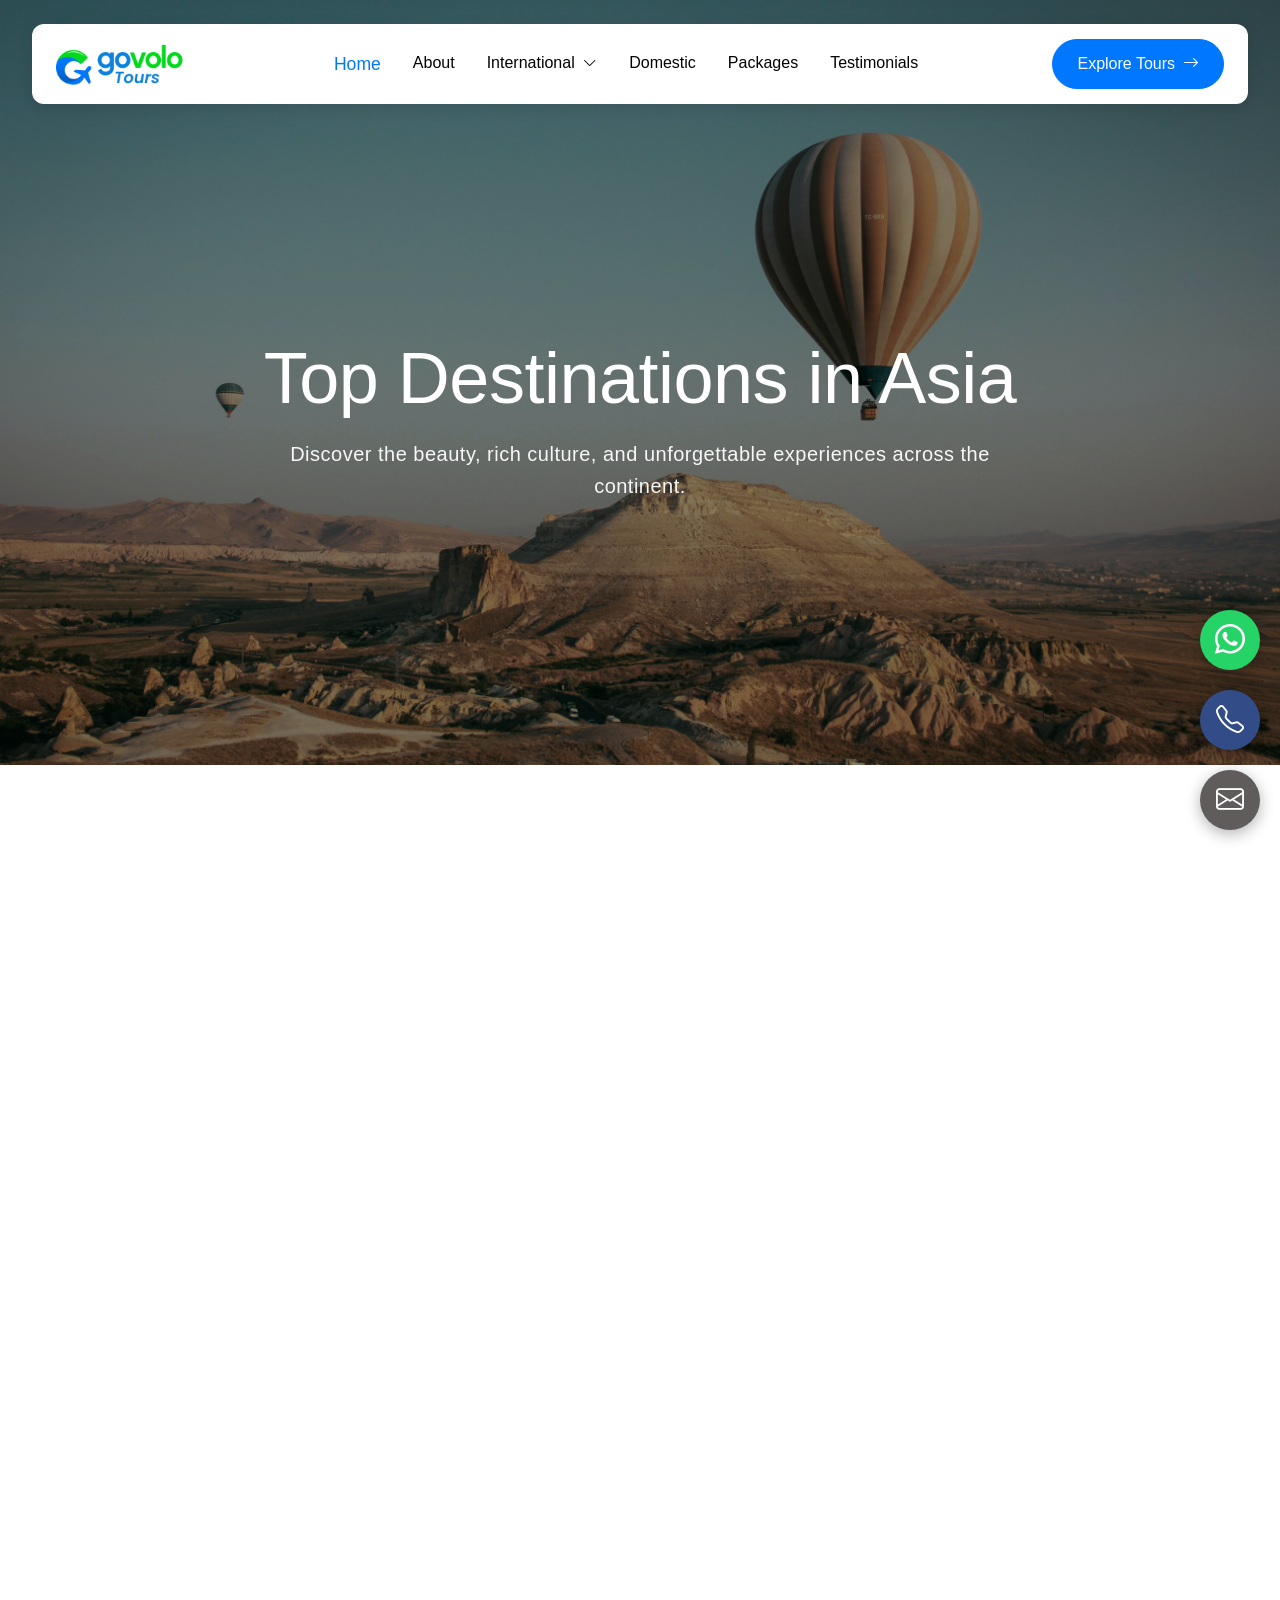
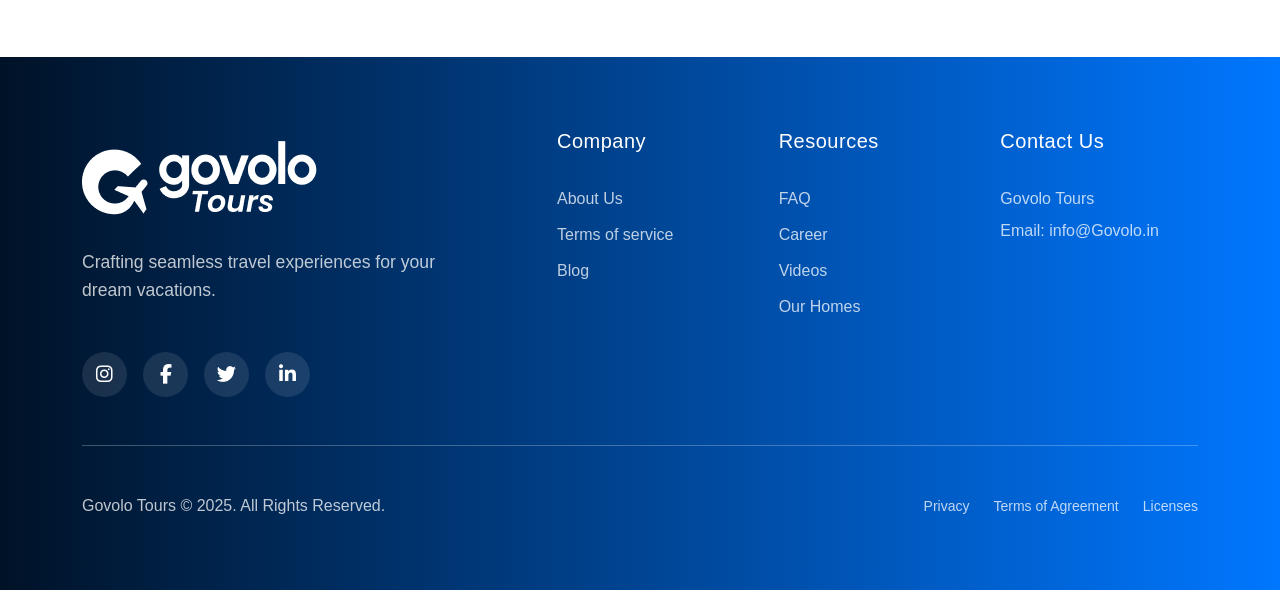
<file: destination-listing.html>
<!DOCTYPE html>
<html lang="en">

<head>
    <meta charset="UTF-8">
    <meta name="viewport" content="width=device-width, initial-scale=1.0">
    <title>Govolo Tours - Destinations in Asia</title>
    <!-- Bootstrap 5 CSS -->
    <link href="https://cdn.jsdelivr.net/npm/bootstrap@5.3.2/dist/css/bootstrap.min.css" rel="stylesheet">
    <!-- Bootstrap Icons -->
    <link rel="stylesheet" href="https://cdn.jsdelivr.net/npm/bootstrap-icons@1.11.3/font/bootstrap-icons.min.css">
    <!-- Font Awesome -->
    <link rel="stylesheet" href="https://cdnjs.cloudflare.com/ajax/libs/font-awesome/6.4.2/css/all.min.css">
    <!-- Clash Grotesk Font -->
    <link href="https://api.fontshare.com/v2/css?f[]=clash-grotesk@400,500,600,700&display=swap" rel="stylesheet">

    <!-- Owl Carousel CSS -->
    <link rel="stylesheet" href="https://cdnjs.cloudflare.com/ajax/libs/OwlCarousel2/2.3.4/assets/owl.carousel.min.css">
    <link rel="stylesheet" href="https://cdnjs.cloudflare.com/ajax/libs/OwlCarousel2/2.3.4/assets/owl.theme.default.min.css">
    <!-- Fancybox CSS -->
    <link rel="stylesheet" href="https://cdn.jsdelivr.net/npm/@fancyapps/ui@5.0/dist/fancybox/fancybox.css"/>
    <link href="https://unpkg.com/aos@2.3.4/dist/aos.css" rel="stylesheet">
    <!-- Custom CSS -->
    <link rel="stylesheet" href="style.css">
    <!-- Destination Listing Custom CSS -->
    <link rel="stylesheet" href="destinationlisting.css">
</head>

<body>


<div class="social-iconss">
        <a href="" target="_blank" rel="noopener noreferrer" class="whatsapp-float">
        <i class="bi bi-whatsapp"></i>
    </a>

    <a href="" target="_blank" rel="noopener noreferrer" class="telephone-float">
        <i class="bi bi-telephone"></i>
    </a>

    <a href="mailto:[EMAIL_ADDRESS]" target="_blank" rel="noopener noreferrer" class="email-float">
        <i class="bi bi-envelope"></i>
    </a>
</div>



    <!-- Desktop & Mobile Navbar -->
    <nav class="navbar navbar-expand-lg fixed-top custom-navbar">
        <div class="container-fluid px-3">
            <!-- Brand -->
            <a class="navbar-brand d-flex align-items-center" href="index.html">
                <img src="assets/Group_1.png" alt="Govolo Tours">
            </a>

            <!-- Mobile Toggle Button (Triggers Offcanvas Drawer) -->
            <button class="navbar-toggler border-0 shadow-none d-lg-none p-0" type="button" data-bs-toggle="offcanvas"
                data-bs-target="#mobileDrawer" aria-controls="mobileDrawer">
                <span class="navbar-toggler-icon"></span>
            </button>

            <!-- Desktop Menu -->
            <div class="collapse navbar-collapse d-none d-lg-flex" id="desktopNav">
                <ul class="navbar-nav mx-auto mb-2 mb-lg-0 gap-3">
                    <li class="nav-item">
                        <a class="nav-link active" aria-current="page" href="#">Home</a>
                    </li>
                    <li class="nav-item">
                        <a class="nav-link" href="#">About</a>
                    </li>
    
                    <!-- Multi-level Dropdown for Destinations -->
<li class="nav-item mega-parent ">
    <a class="nav-link mega-trigger" href="#">
        International 
        <i class="bi bi-chevron-down ms-1 small dropdown-icon"></i>
    </a>

    <!-- FULL WIDTH WRAPPER -->
    <div class="mega-menu mt-2">

        <!-- INNER CONTAINER (IMPORTANT) -->
        <div class="container">
            <div class="row">

                <!-- Asia -->
                <div class="col-lg-4">
                    <h6 class="mega-heading">Asia</h6>
                    <ul class="mega-list">
                        <li>Bali </li>
                        <li>Maldives </li>
                        <li>Thailand <span class="badge badge-budget">BUDGET</span></li>
                        <li>Dubai</li>
                        <li>Vietnam</li>
                    </ul>
                </div>

                <!-- Europe -->
                <div class="col-lg-4">
                    <h6 class="mega-heading">Europe</h6>
                    <ul class="mega-list">
                        <li>France</li>
                        <li>Switzerland</li>
                        <li>Spain<span class="badge badge-trending">TRENDING</span></li>
                        <li>Italy</li>
                        <li>Germany</li>
                    </ul>
                </div>

                <!-- Africa -->
                <div class="col-lg-4">
                    <h6 class="mega-heading">Africa</h6>
                    <ul class="mega-list">
                        <li>Kenya</li>
                        <li>South Africa</li>
                        <li>Egypt <span class="badge badge-trending">TRENDING</span></li>
                        <li>Morocco</li>

                        <!-- SINGLE VIEW ALL -->
                        <li class="mt-3">
                            <a href="/destinations/" class="view-all">
                                Explore 40+ Destinations →
                            </a>
                        </li>
                    </ul>
                </div>

            </div>
        </div>

    </div>
</li>
                    <li class="nav-item ">
                        <a class="nav-link" href="#" >
                            Domestic
                        </a>
                    </li>
                    <li class="nav-item ">
                        <a class="nav-link" href="#" >
                            Packages
                        </a>
                    </li>
                    <li class="nav-item">
                        <a class="nav-link" href="#">Testimonials</a>
                    </li>
                </ul>
                <div class="d-flex align-items-center">
                    <button class="btn btn-primary rounded-pill px-4 nav-explore-btn " type="button">Explore Tours <i
                            class="bi bi-arrow-right ms-2   align-text-bottom"></i></button>
                </div>
            </div>
        </div>
    </nav>




    <!-- Custom Mobile Drawer (Offcanvas) -->
    <div class="offcanvas offcanvas-start custom-mobile-drawer border-0 shadow-sm" tabindex="-1" id="mobileDrawer"
        aria-labelledby="mobileDrawerLabel">
        <div class="offcanvas-header border-bottom-0 mt-2 px-4">
            <h5 class="offcanvas-title" id="mobileDrawerLabel">
                <img src="assets/Group_1.png" alt="Govolo Tours" style="height: 36px; width: auto;">
            </h5>
            <button type="button" class="btn-close shadow-none p-2" data-bs-dismiss="offcanvas"
                aria-label="Close"></button>
        </div>
        <div class="offcanvas-body px-4 pt-1">
            <div class="accordion accordion-flush mobile-nav-accordion" id="mobileNavAccordion">
                <div class="nav-item mb-3">
                    <a class="nav-link active  fs-5" href="#">Home</a>
                </div>
                <div class="nav-item mb-3">
                    <a class="nav-link  fs-5" href="#">About</a>
                </div>
                <!-- Accordion for Mobile Dropdown (Clean/Modern integration) -->

                <!-- Nested Accordion for Destinations Mobile Dropdown -->
                <div class="accordion-item border-0 mb-3 bg-transparent">
                    <h2 class="accordion-header" id="headingDestinations">
                        <button class="accordion-button collapsed px-0 py-0 shadow-none bg-transparent fs-5"
                            type="button" data-bs-toggle="collapse" data-bs-target="#collapseDestinations"
                            aria-expanded="false" aria-controls="collapseDestinations">
                            International
                        </button>
                    </h2>
                    <div id="collapseDestinations" class="accordion-collapse collapse" aria-labelledby="headingDestinations"
                        data-bs-parent="#mobileNavAccordion">
                        <div class="accordion-body px-3 py-2 mt-2 border-start border-2 border-light">
                            <ul class="list-unstyled mb-0 d-flex flex-column gap-3">
                                <li class="accordion accordion-flush" id="nestedNavAccordionInt">
                                    <div class="accordion-item border-0 bg-transparent mb-0">
                                        <h2 class="accordion-header" id="headingInt">
                                            <button class="accordion-button collapsed px-0 py-1 shadow-none bg-transparent text-muted nav-sublink"
                                                type="button" data-bs-toggle="collapse" data-bs-target="#collapseInt"
                                                aria-expanded="false" aria-controls="collapseInt" style="font-size: 1rem;">
                                                Asia
                                            </button>
                                        </h2>
                                        <div id="collapseInt" class="accordion-collapse collapse" aria-labelledby="headingInt"
                                            data-bs-parent="#nestedNavAccordionInt">
                                            <div class="accordion-body px-3 py-1 mt-1 border-start border-1 border-light">
                                                <ul class="list-unstyled mb-0 d-flex flex-column gap-2">
                                                    <li><a href="#" class="text-decoration-none text-muted py-1 d-block nav-sublink" style="font-size: 0.95rem;">Bali</a></li>
                                                    <li><a href="#" class="text-decoration-none text-muted py-1 d-block nav-sublink" style="font-size: 0.95rem;">Maldives</a></li>
                                                    <li><a href="#" class="text-decoration-none text-muted py-1 d-block nav-sublink" style="font-size: 0.95rem;">Thailand</a></li>
                                                    <li><a href="#" class="text-decoration-none text-muted py-1 d-block nav-sublink" style="font-size: 0.95rem;">Vietnam</a></li>

                                                </ul>
                                            </div>
                                        </div>
                                    </div>



                                    <div class="accordion-item border-0 bg-transparent mb-0">
                                        <h2 class="accordion-header" id="headingInt">
                                            <button class="accordion-button collapsed px-0 py-1 shadow-none bg-transparent text-muted nav-sublink"
                                                type="button" data-bs-toggle="collapse" data-bs-target="#collapseeuro"
                                                aria-expanded="false" aria-controls="collapseInt" style="font-size: 1rem;">
                                                Europe
                                            </button>
                                        </h2>
                                        <div id="collapseeuro" class="accordion-collapse collapse" aria-labelledby="headingInt"
                                            data-bs-parent="#nestedNavAccordionInt">
                                            <div class="accordion-body px-3 py-1 mt-1 border-start border-1 border-light">
                                                <ul class="list-unstyled mb-0 d-flex flex-column gap-2">
                                                    <li><a href="#" class="text-decoration-none text-muted py-1 d-block nav-sublink" style="font-size: 0.95rem;">France</a></li>
                                                    <li><a href="#" class="text-decoration-none text-muted py-1 d-block nav-sublink" style="font-size: 0.95rem;">Switzerland</a></li>
                                                    <li><a href="#" class="text-decoration-none text-muted py-1 d-block nav-sublink" style="font-size: 0.95rem;">Italy</a></li>
                                                    <li><a href="#" class="text-decoration-none text-muted py-1 d-block nav-sublink" style="font-size: 0.95rem;">Spain</a></li>
                                                </ul>
                                            </div>
                                        </div>
                                    </div>



                                    <div class="accordion-item border-0 bg-transparent mb-0">
                                        <h2 class="accordion-header" id="headingInt">
                                            <button class="accordion-button collapsed px-0 py-1 shadow-none bg-transparent text-muted nav-sublink"
                                                type="button" data-bs-toggle="collapse" data-bs-target="#collapseafr"
                                                aria-expanded="false" aria-controls="collapseInt" style="font-size: 1rem;">
                                                Africa
                                            </button>
                                        </h2>
                                        <div id="collapseafr" class="accordion-collapse collapse" aria-labelledby="headingInt"
                                            data-bs-parent="#nestedNavAccordionInt">
                                            <div class="accordion-body px-3 py-1 mt-1 border-start border-1 border-light">
                                                <ul class="list-unstyled mb-0 d-flex flex-column gap-2">
                                                    <li><a href="#" class="text-decoration-none text-muted py-1 d-block nav-sublink" style="font-size: 0.95rem;">Kenya</a></li>
                                                    <li><a href="#" class="text-decoration-none text-muted py-1 d-block nav-sublink" style="font-size: 0.95rem;">South Africa</a></li>
                                                    <li><a href="#" class="text-decoration-none text-muted py-1 d-block nav-sublink" style="font-size: 0.95rem;">Egypt</a></li>
                                                    <li><a href="#" class="text-decoration-none text-muted py-1 d-block nav-sublink" style="font-size: 0.95rem;">Morocco</a></li>

                                                </ul>
                                            </div>
                                        </div>
                                    </div>



                                </li>




                            </ul>
                        </div>
                    </div>
                </div>


                
                                <div class="nav-item mb-3">
                    <a class="nav-link active fs-5" href="#">Domestic</a>
                </div>

                


                <div class="nav-item mb-3">
                    <a class="nav-link active fs-5" href="#">Packages</a>
                </div>


                <div class="nav-item mb-3">
                    <a class="nav-link  fs-5" href="#">Testimonials</a>
                </div>
            </div>

            <button
                class="btn btn-primary rounded-pill w-100 py-3 mt-4 fs-6  d-flex align-items-center justify-content-center mobile-explore-btn"
                type="button">
                Explore Tours <i class="bi bi-arrow-right ms-2"></i>
            </button>
        </div>
    </div>



    <section class="destination-hero w-100 d-flex flex-column align-items-center justify-content-center" data-aos="fade">
        <!-- Center Content -->
        <div class="container position-relative text-center text-white mt-5 pt-4">
            <h1 class="hero-title mb-3">Top Destinations in Asia</h1>
            <p class="hero-subtitle mx-auto mb-0">Discover the beauty, rich culture, and unforgettable experiences across the continent.</p>
        </div>
    </section>

    <section class="top-destinations-section py-5 bg-white">
        <div class="container py-4 pb-5">
            <div class="row g-4 justify-content-center" data-aos="fade-up">

                <!-- Vietnam -->
                <div class="col-lg-3 col-md-6 col-12">
                    <a href="#" class="d-block text-decoration-none h-100 w-100 border-0">
                        <div class="dest-card dest-uniform h-100">
                            <img src="assets/dest_vietnam.jpg" alt="Vietnam">
                            <div class="dest-overlay">
                                <h4 class="dest-title">Vietnam</h4>
                            </div>
                        </div>
                    </a>
                </div>
                
                <!-- Bali -->
                <div class="col-lg-3 col-md-6 col-12">
                    <a href="#" class="d-block text-decoration-none h-100 w-100 border-0">
                        <div class="dest-card dest-uniform h-100">
                            <img src="assets/cityofwater.jpg" alt="Bali">
                            <div class="dest-overlay">
                                <h4 class="dest-title">Bali</h4>
                            </div>
                        </div>
                    </a>
                </div>
                
                <!-- Thailand -->
                <div class="col-lg-3 col-md-6 col-12">
                    <a href="#" class="d-block text-decoration-none h-100 w-100 border-0">
                        <div class="dest-card dest-uniform h-100">
                            <img src="assets/dest_water.jpg" alt="Thailand">
                            <div class="dest-overlay">
                                <h4 class="dest-title">Thailand</h4>
                            </div>
                        </div>
                    </a>
                </div>
                
                <!-- Maldives -->
                <div class="col-lg-3 col-md-6 col-12">
                    <a href="#" class="d-block text-decoration-none h-100 w-100 border-0">
                        <div class="dest-card dest-uniform h-100">
                            <img src="assets/dest_oceana.jpg" alt="Maldives">
                            <div class="dest-overlay">
                                <h4 class="dest-title">Maldives</h4>
                            </div>
                        </div>
                    </a>
                </div>
                
                <!-- Japan -->
                <div class="col-lg-3 col-md-6 col-12">
                    <a href="#" class="d-block text-decoration-none h-100 w-100 border-0">
                        <div class="dest-card dest-uniform h-100">
                            <img src="assets/slider_img_1_1773465777544.png" alt="Japan">
                            <div class="dest-overlay">
                                <h4 class="dest-title">Japan</h4>
                            </div>
                        </div>
                    </a>
                </div>
                
                <!-- Philippines -->
                <div class="col-lg-3 col-md-6 col-12">
                    <a href="#" class="d-block text-decoration-none h-100 w-100 border-0">
                        <div class="dest-card dest-uniform h-100">
                            <img src="assets/cat_cruises.png" alt="Philippines">
                            <div class="dest-overlay">
                                <h4 class="dest-title">Philippines</h4>
                            </div>
                        </div>
                    </a>
                </div>
                
                <!-- Sri Lanka -->
                <div class="col-lg-3 col-md-6 col-12">
                    <a href="#" class="d-block text-decoration-none h-100 w-100 border-0">
                        <div class="dest-card dest-uniform h-100">
                            <img src="assets/card_1.jpg" alt="Sri Lanka">
                            <div class="dest-overlay">
                                <h4 class="dest-title">Sri Lanka</h4>
                            </div>
                        </div>
                    </a>
                </div>
                
                <!-- Bhutan -->
                <div class="col-lg-3 col-md-6 col-12">
                    <a href="#" class="d-block text-decoration-none h-100 w-100 border-0">
                        <div class="dest-card dest-uniform h-100">
                            <img src="assets/card_2.jpg" alt="Bhutan">
                            <div class="dest-overlay">
                                <h4 class="dest-title">Bhutan</h4>
                            </div>
                        </div>
                    </a>
                </div>

            </div>
        </div>
    </section>

    <!-- Footer Section -->
    <footer class="footer-section text-white py-5 " >
        <div class="container py-4">
            <div class="row g-4 gy-5">
                <!-- Left Column: Logo & Description -->
                <div class="col-lg-5">
                    <div class="footer-logo mb-4">
                        <img src="assets/footerlogo.png" alt="Govolo Tours Logo" class="img-fluid  rounded-2" style="max-height: 120px;">
                    </div>
                    <p class="footer-desc text-white pe-lg-5 mb-5 opacity-75">
                        Crafting seamless travel experiences for your dream vacations.
                    </p>
                    <!-- Social Icons -->
                    <div class="social-links d-flex gap-3 mt-4">
                        <a href="#" class="social-icon text-white"><i class="fab fa-instagram"></i></a>
                        <a href="#" class="social-icon text-white"><i class="fab fa-facebook-f"></i></a>
                        <a href="#" class="social-icon text-white"><i class="fab fa-twitter"></i></a>
                        <a href="#" class="social-icon text-white"><i class="fab fa-linkedin-in"></i></a>
                        <!-- <a href="#" class="social-icon text-white"><i class="fab fa-youtube"></i></a> -->
                    </div>
                </div>

                <!-- Right Column: Navigation Links -->
                <div class="col-lg-7">
                    <div class="row g-4">
                        <div class="col-md-4">
                            <h5 class="nav-heading mb-4">Company</h5>
                            <ul class="list-unstyled footer-links">
                                <li><a href="#" class="text-white text-decoration-none">About Us</a></li>
                                <li><a href="#" class="text-white text-decoration-none">Terms of service</a></li>
                                <li><a href="#" class="text-white text-decoration-none">Blog</a></li>
                            </ul>
                        </div>
                        <div class="col-md-4">
                            <h5 class="nav-heading mb-4">Resources</h5>
                            <ul class="list-unstyled footer-links">
                                <li><a href="#" class="text-white text-decoration-none">FAQ</a></li>
                                <li><a href="#" class="text-white text-decoration-none">Career</a></li>
                                <li><a href="#" class="text-white text-decoration-none">Videos</a></li>
                                <li><a href="#" class="text-white text-decoration-none">Our Homes</a></li>
                            </ul>
                        </div>
                        <div class="col-md-4">
                            <h5 class="nav-heading mb-4">Contact Us</h5>
                            <p class="mb-2 opacity-75">Govolo Tours</p>
                            <p class="mb-0 opacity-75">Email: info@Govolo.in</p>
                        </div>
                    </div>
                </div>
            </div>

            <hr class="footer-divider my-5 ">

            <div class="row align-items-center gy-3 text-center text-md-start">
                <div class="col-md-6">
                    <p class="copyright mb-0 opacity-75">Govolo Tours &copy; 2025. All Rights Reserved.</p>
                </div>
                <div class="col-md-6">
                    <div class="d-flex justify-content-center justify-content-md-end gap-4 footer-legal-links">
                        <a href="#" class="text-white text-decoration-none small opacity-75">Privacy</a>
                        <a href="#" class="text-white text-decoration-none small opacity-75">Terms of Agreement</a>
                        <a href="#" class="text-white text-decoration-none small opacity-75">Licenses</a>
                    </div>
                </div>
            </div>
        </div>
    </footer>

    <!-- Scripts -->
    <script src="https://cdnjs.cloudflare.com/ajax/libs/jquery/3.7.1/jquery.min.js"></script>
    <script src="https://cdnjs.cloudflare.com/ajax/libs/OwlCarousel2/2.3.4/owl.carousel.min.js"></script>
    <!-- Fancybox JS -->
    <script src="https://cdn.jsdelivr.net/npm/@fancyapps/ui@5.0/dist/fancybox/fancybox.umd.js"></script>

    <script src="https://unpkg.com/aos@2.3.4/dist/aos.js"></script>

    <!-- Bootstrap 5 JS Bundle with Popper -->
    <script src="https://cdn.jsdelivr.net/npm/bootstrap@5.3.2/dist/js/bootstrap.bundle.min.js"></script>
    <script src="script.js"></script>

    <script>
        AOS.init();
    </script>
</body>

</html>
</file>
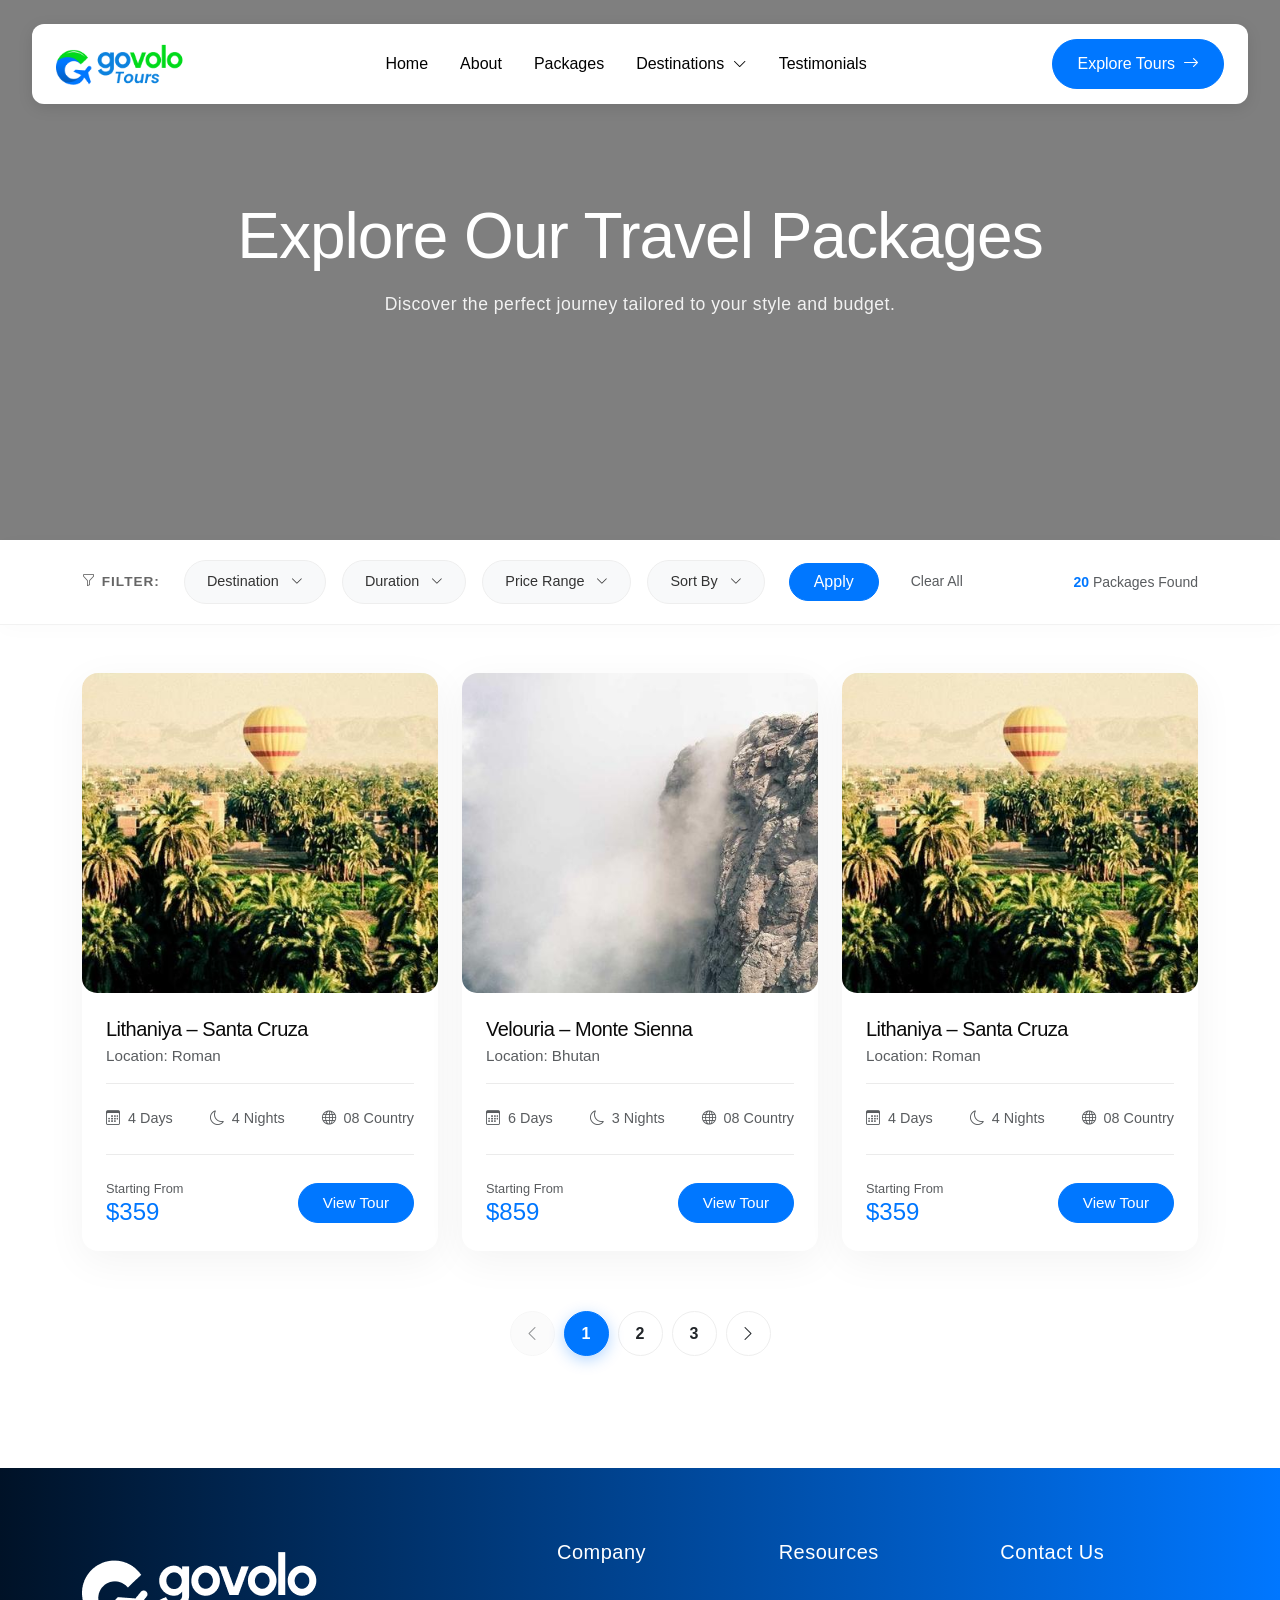
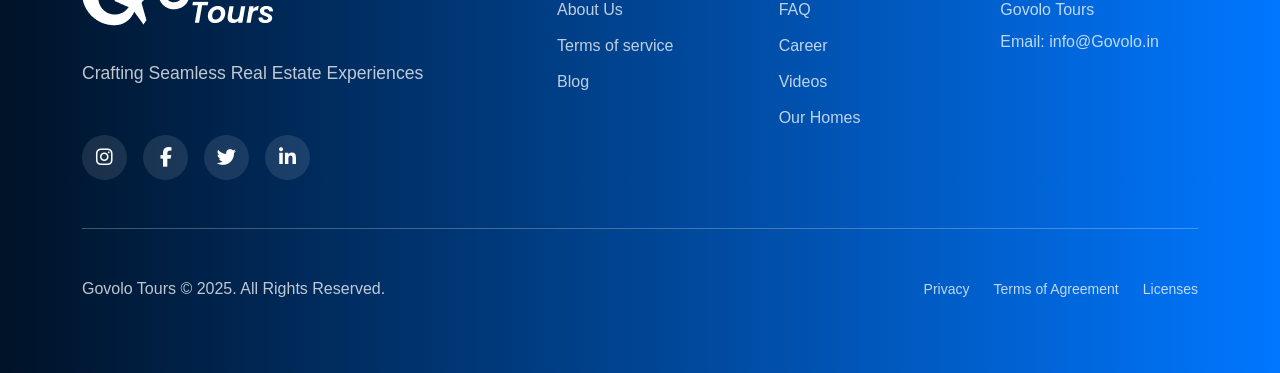
<file: package-listing.html>
<!DOCTYPE html>
<html lang="en">

<head>
    <meta charset="UTF-8">
    <meta name="viewport" content="width=device-width, initial-scale=1.0">
    <title>Package Listing | Govolo Tours</title>
    <link href="https://cdn.jsdelivr.net/npm/bootstrap@5.3.2/dist/css/bootstrap.min.css" rel="stylesheet">
    <!-- Bootstrap Icons -->
    <link rel="stylesheet" href="https://cdn.jsdelivr.net/npm/bootstrap-icons@1.11.3/font/bootstrap-icons.min.css">
    <!-- Font Awesome -->
    <link rel="stylesheet" href="https://cdnjs.cloudflare.com/ajax/libs/font-awesome/6.4.2/css/all.min.css">
    <!-- Clash Grotesk Font -->
    <link href="https://api.fontshare.com/v2/css?f[]=clash-grotesk@400,500,600,700&display=swap" rel="stylesheet">

    <!-- Custom CSS -->
    <link rel="stylesheet" href="style.css">
    <link rel="stylesheet" href="package-listing.css">
</head>

<body class="package-listing-page">
    <!-- Navbar -->
    <nav class="navbar navbar-expand-lg fixed-top custom-navbar">
        <div class="container-fluid px-3">
            <!-- Brand -->
            <a class="navbar-brand d-flex align-items-center" href="index.html">
                <img src="assets/Group_1.png" alt="Govolo Tours">
            </a>

            <!-- Mobile Toggle Button (Triggers Offcanvas Drawer) -->
            <button class="navbar-toggler border-0 shadow-none d-lg-none p-0" type="button" data-bs-toggle="offcanvas"
                data-bs-target="#mobileDrawer" aria-controls="mobileDrawer">
                <span class="navbar-toggler-icon"></span>
            </button>

            <!-- Desktop Menu -->
            <div class="collapse navbar-collapse d-none d-lg-flex" id="desktopNav">
                <ul class="navbar-nav mx-auto mb-2 mb-lg-0 gap-3">
                    <li class="nav-item">
                        <a class="nav-link" aria-current="page" href="index.html">Home</a>
                    </li>
                    <li class="nav-item">
                        <a class="nav-link" href="#">About</a>
                    </li>
                    <!-- Dropdown on Hover for Desktop -->
                    <li class="nav-item ">
                        <a class="nav-link" href="#" >
                            Packages
                        </a>
                    </li>
                    <li class="nav-item dropdown hover-dropdown">
                        <a class="nav-link" href="#" role="button" aria-expanded="false">
                            Destinations <i class="bi bi-chevron-down ms-1 small dropdown-icon"></i>
                        </a>
                        <ul class="dropdown-menu">
                            <li><a class="dropdown-item" href="#">Domestic</a></li>
                            <li class="dropdown-submenu hover-dropdown-submenu">
                                <a class="dropdown-item d-flex justify-content-between align-items-center" href="#">
                                    International <i class="bi bi-chevron-right small"></i>
                                </a>
                                <ul class="dropdown-menu">
                                    <li><a class="dropdown-item" href="#">Asia</a></li>
                                    <li><a class="dropdown-item" href="#">Europe</a></li>
                                    <li><a class="dropdown-item" href="#">Africa</a></li>
                                </ul>
                            </li>
                        </ul>
                    </li>
                    <li class="nav-item">
                        <a class="nav-link" href="#">Testimonials</a>
                    </li>
                    <!-- <li class="nav-item">
                        <a class="nav-link active" href="contact.html">Contact</a>
                    </li> -->
                </ul>
                <div class="d-flex align-items-center">
                    <button class="btn btn-primary rounded-pill px-4 nav-explore-btn " type="button">Explore Tours <i
                            class="bi bi-arrow-right ms-2   align-text-bottom"></i></button>
                </div>
            </div>
        </div>
    </nav>

    <!-- Custom Mobile Drawer (Offcanvas) -->
    <div class="offcanvas offcanvas-start custom-mobile-drawer border-0 shadow-sm" tabindex="-1" id="mobileDrawer"
        aria-labelledby="mobileDrawerLabel">
        <div class="offcanvas-header border-bottom-0 mt-2 px-4">
            <h5 class="offcanvas-title" id="mobileDrawerLabel">
                <a href="index.html" class="d-inline-flex align-items-center">
                    <img src="assets/Group_1.png" alt="Govolo Tours" style="height: 36px; width: auto;">
                </a>
            </h5>
            <button type="button" class="btn-close shadow-none p-2" data-bs-dismiss="offcanvas"
                aria-label="Close"></button>
        </div>
        <div class="offcanvas-body px-4 pt-1">
            <div class="accordion accordion-flush mobile-nav-accordion" id="mobileNavAccordion">
                <div class="nav-item mb-3">
                    <a class="nav-link fs-5" href="index.html">Home</a>
                </div>
                <div class="nav-item mb-3">
                    <a class="nav-link fs-5" href="#">About</a>
                </div>
                <!-- Accordion for Mobile Dropdown (Clean/Modern integration) -->
                <div class="nav-item mb-3">
                    <a class="nav-link active fs-5" href="#">Packages</a>
                </div>
                <div class="accordion-item border-0 mb-3 bg-transparent">
                    <h2 class="accordion-header" id="headingDestinations">
                        <button class="accordion-button collapsed px-0 py-0 shadow-none bg-transparent fs-5"
                            type="button" data-bs-toggle="collapse" data-bs-target="#collapseDestinations"
                            aria-expanded="false" aria-controls="collapseDestinations">
                            Destinations
                        </button>
                    </h2>
                    <div id="collapseDestinations" class="accordion-collapse collapse" aria-labelledby="headingDestinations"
                        data-bs-parent="#mobileNavAccordion">
                        <div class="accordion-body px-3 py-2 mt-2 border-start border-2 border-light">
                            <ul class="list-unstyled mb-0 d-flex flex-column gap-3">
                                <li><a href="#" class="text-decoration-none text-muted py-1 d-block nav-sublink">Domestic</a></li>
                                <li>
                                    <!-- Nested Accordion for International -->
                                    <div class="accordion accordion-flush" id="nestedNavAccordionInt">
                                        <div class="accordion-item border-0 bg-transparent">
                                            <h2 class="accordion-header" id="headingInt">
                                                <button class="accordion-button collapsed px-0 py-0 shadow-none bg-transparent text-muted"
                                                    type="button" data-bs-toggle="collapse" data-bs-target="#collapseInt"
                                                    aria-expanded="false" aria-controls="collapseInt">
                                                    International
                                                </button>
                                            </h2>
                                            <div id="collapseInt" class="accordion-collapse collapse" aria-labelledby="headingInt"
                                                data-bs-parent="#nestedNavAccordionInt">
                                                <div class="accordion-body px-3 py-2 mt-2 border-start border-1 border-secondary">
                                                    <ul class="list-unstyled mb-0 d-flex flex-column gap-2">
                                                        <li><a href="#" class="text-decoration-none text-muted py-1 d-block nav-sublink" style="font-size: 0.9rem;">Asia</a></li>
                                                        <li><a href="#" class="text-decoration-none text-muted py-1 d-block nav-sublink" style="font-size: 0.9rem;">Europe</a></li>
                                                        <li><a href="#" class="text-decoration-none text-muted py-1 d-block nav-sublink" style="font-size: 0.9rem;">Africa</a></li>
                                                    </ul>
                                                </div>
                                            </div>
                                        </div>
                                    </div>
                                </li>
                            </ul>
                        </div>
                    </div>
                </div>
                <div class="nav-item mb-3">
                    <a class="nav-link fs-5" href="#">Testimonials</a>
                </div>
                <!-- <div class="nav-item mb-3">
                    <a class="nav-link active fs-5" href="contact.html">Contact</a>
                </div> -->
            </div>

            <button
                class="btn btn-primary rounded-pill w-100 py-3 mt-4 fs-6 d-flex align-items-center justify-content-center mobile-explore-btn"
                type="button">
                Explore Tours <i class="bi bi-arrow-right ms-2"></i>
            </button>
        </div>
    </div>



    
    <!-- Hero Section -->
    <section class="package-hero d-flex align-items-center text-white">
        <div class="container text-center">
            <h1 class="hero-title mb-3">Explore Our Travel Packages</h1>
            <p class="hero-subtitle mb-4">Discover the perfect journey tailored to your style and budget.</p>
        </div>
    </section>

    <!-- ====== DESKTOP FILTER BAR ====== -->
    <section class="products-filter-bar d-none d-md-block">
        <div class="container">
            <form action="" method="GET" class="filter-form">
                <div class="filter-bar-inner d-flex align-items-center justify-content-between">
                    <div class="filter-left d-flex align-items-center gap-3">
                        <span class="filter-label me-2"><i class="bi bi-funnel"></i> Filter:</span>

                        <!-- Destination -->
                        <div class="unified-dropdown" id="destDropdown">
                            <div class="unified-drop-btn">
                                <span class="selected-text">Destination</span>
                                <i class="bi bi-chevron-down"></i>
                            </div>
                            <div class="unified-drop-menu scrollable-menu">
                                <div class="unified-option active" data-value="">All Countries</div>
                                <div class="unified-option" data-value="india">India</div>
                                <div class="unified-option" data-value="vietnam">Vietnam</div>
                                <div class="unified-option" data-value="usa">USA</div>
                                <div class="unified-option" data-value="bhutan">Bhutan</div>
                                <div class="unified-option" data-value="nepal">Nepal</div>
                                <div class="unified-option" data-value="thailand">Thailand</div>
                            </div>
                            <input type="hidden" name="country" value="">
                        </div>

                        <!-- Duration -->
                        <div class="unified-dropdown" id="durationDropdown">
                            <div class="unified-drop-btn">
                                <span class="selected-text">Duration</span>
                                <i class="bi bi-chevron-down"></i>
                            </div>
                            <div class="unified-drop-menu">
                                <div class="unified-option active" data-value="">Any Duration</div>
                                <div class="unified-option" data-value="3">3 Days</div>
                                <div class="unified-option" data-value="5">5 Days</div>
                                <div class="unified-option" data-value="7">7 Days</div>
                            </div>
                            <input type="hidden" name="duration" value="">
                        </div>

                        <!-- Price Range (Simple Dropdown) -->
                        <div class="unified-dropdown" id="priceDropdown">
                            <div class="unified-drop-btn">
                                <span class="selected-text">Price Range</span>
                                <i class="bi bi-chevron-down"></i>
                            </div>
                            <div class="unified-drop-menu">
                                <div class="unified-option active" data-value="">Any Price</div>
                                <div class="unified-option" data-value="0-5000">Under ₹5,000</div>
                                <div class="unified-option" data-value="5000-10000">₹5,000 – ₹10,000</div>
                                <div class="unified-option" data-value="10000-20000">₹10,000 – ₹20,000</div>
                                <div class="unified-option" data-value="20000+">₹20,000+</div>
                            </div>
                            <input type="hidden" name="price" value="">
                        </div>

                        <!-- Sort (Moved Inside Filters) -->
                        <div class="unified-dropdown" id="sortDropdown">
                            <div class="unified-drop-btn">
                                <span class="selected-text">Sort By</span>
                                <i class="bi bi-chevron-down"></i>
                            </div>
                            <div class="unified-drop-menu">
                                <div class="unified-option active" data-value="newest">Newest</div>
                                <div class="unified-option" data-value="price-asc">Price: Low to High</div>
                                <div class="unified-option" data-value="price-desc">Price: High to Low</div>
                                <div class="unified-option" data-value="popular">Most Popular</div>
                            </div>
                            <input type="hidden" name="sort" value="newest">
                        </div>

                        <button type="submit" class="btn btn-primary rounded-pill px-4 ms-2">Apply</button>
                        <a href="package-listing.html" class="text-decoration-none text-muted small ms-3 fw-medium">Clear All</a>
                    </div>

                    <div class="filter-right">
                        <span class="products-count fw-medium text-muted small"><span class="text-primary fw-bold">20</span> Packages Found</span>
                    </div>
                </div>
            </form>
        </div>
    </section>





    <!-- ====== MOBILE FILTER BAR ====== -->
    <section class="products-filter-bar-mobile d-md-none">
        <div class="container">
            <div class="mobile-filter-bar d-flex align-items-center justify-content-between">
                <button class="mobile-filter-btn" id="mobileFilterBtn">
                    <i class="bi bi-sliders"></i> Filter & Sort
                </button>
                <span class="products-count small fw-bold"><span class="text-primary fw-bold">20</span> Packages</span>
            </div>
        </div>
    </section>

    <!-- ====== MOBILE FILTER DRAWER ====== -->
    <div class="mobile-filter-overlay" id="mobileFilterOverlay"></div>
    <div class="mobile-filter-drawer" id="mobileFilterDrawer">
        <form action="" method="GET" class="h-100 d-flex flex-column">
            <div class="drawer-header p-4 border-bottom d-flex align-items-center justify-content-between">
                <h5 class="fw-bold mb-0">Filters</h5>
                <button type="button" class="btn-close" id="drawerCloseBtn"></button>
            </div>
            <div class="drawer-body p-4 flex-grow-1 overflow-auto">
                <!-- Mobile Destination -->
                <div class="mobile-filter-group mb-4">
                    <label class="fw-bold text-muted text-uppercase d-block mb-2 small">Destination</label>
                    <div class="unified-dropdown w-100">
                        <div class="unified-drop-btn w-100 justify-content-between">
                            <span class="selected-text">All Countries</span>
                            <i class="bi bi-chevron-down"></i>
                        </div>
                        <div class="unified-drop-menu scrollable-menu w-100">
                            <div class="unified-option active" data-value="">All Countries</div>
                            <div class="unified-option" data-value="india">India</div>
                            <div class="unified-option" data-value="vietnam">Vietnam</div>
                            <div class="unified-option" data-value="usa">USA</div>
                            <div class="unified-option" data-value="bhutan">Bhutan</div>
                        </div>
                        <input type="hidden" name="country" value="">
                    </div>
                </div>

                <!-- Mobile Duration -->
                <div class="mobile-filter-group mb-4">
                    <label class="fw-bold text-muted text-uppercase d-block mb-2 small">Duration</label>
                    <div class="unified-dropdown w-100">
                        <div class="unified-drop-btn w-100 justify-content-between">
                            <span class="selected-text">Any Duration</span>
                            <i class="bi bi-chevron-down"></i>
                        </div>
                        <div class="unified-drop-menu w-100">
                            <div class="unified-option active" data-value="">Any Duration</div>
                            <div class="unified-option" data-value="3">3 Days</div>
                            <div class="unified-option" data-value="5">5 Days</div>
                            <div class="unified-option" data-value="7">7 Days</div>
                        </div>
                        <input type="hidden" name="duration" value="">
                    </div>
                </div>

                <!-- Mobile Price -->
                <div class="mobile-filter-group mb-4">
                    <label class="fw-bold text-muted text-uppercase d-block mb-2 small">Price Range</label>
                    <div class="unified-dropdown w-100">
                        <div class="unified-drop-btn w-100 justify-content-between">
                            <span class="selected-text">Any Price</span>
                            <i class="bi bi-chevron-down"></i>
                        </div>
                        <div class="unified-drop-menu w-100">
                            <div class="unified-option active" data-value="">Any Price</div>
                            <div class="unified-option" data-value="0-5000">Under ₹5,000</div>
                            <div class="unified-option" data-value="5000-10000">₹5,000 – ₹10,000</div>
                            <div class="unified-option" data-value="10000-20000">₹10,000 – ₹20,000</div>
                            <div class="unified-option" data-value="20000+">₹20,000+</div>
                        </div>
                        <input type="hidden" name="price" value="">
                    </div>
                </div>

                <!-- Mobile Sort -->
                <div class="mobile-filter-group mb-4">
                    <label class="fw-bold text-muted text-uppercase d-block mb-2 small">Sort By</label>
                    <div class="unified-dropdown w-100">
                        <div class="unified-drop-btn w-100 justify-content-between">
                            <span class="selected-text">Newest</span>
                            <i class="bi bi-chevron-down"></i>
                        </div>
                        <div class="unified-drop-menu w-100">
                            <div class="unified-option active" data-value="newest">Newest</div>
                            <div class="unified-option" data-value="price-asc">Price: Low to High</div>
                            <div class="unified-option" data-value="price-desc">Price: High to Low</div>
                            <div class="unified-option" data-value="popular">Most Popular</div>
                        </div>
                        <input type="hidden" name="sort" value="newest">
                    </div>
                </div>
            </div>
            <div class="drawer-footer p-4 border-top bg-white d-flex gap-3">
                <a href="package-listing.html" class="btn btn-outline-secondary rounded-pill flex-grow-1 py-3 text-uppercase fw-bold small">Clear All</a>
                <button type="submit" class="btn btn-primary rounded-pill flex-grow-1 py-3 text-uppercase fw-bold small">Apply Filters</button>
            </div>
        </form>
    </div>







    <section class="products-grid-section py-5 mb-5">
        <div class="container">
            <div class="row g-4" id="packageGrid">
                <!-- Card 1 -->
                <div class="col-lg-4 col-md-6">
                    <div class="package-card bg-white rounded-4 overflow-hidden h-100 d-flex flex-column" data-aos="fade">
                        <div class="package-img">
                            <img src="assets/card_1.jpg" alt="Lithaniya - Santa Cruza"
                                class="w-100 h-100 object-fit-cover">
                        </div>
                        <div class="package-content p-4 flex-grow-1 d-flex flex-column">
                            <h4 class="package-title mb-1 fs-5">Lithaniya – Santa Cruza</h4>
                            <p class="package-location text-muted mb-2 pb-2" style="font-size: 0.95rem;">Location: Roman
                            </p>

                            <div class="package-meta d-flex justify-content-between mb-4 py-4 border-bottom border-top text-muted"
                                style="font-size: 0.9rem;">
                                <span><i class="bi bi-calendar3 me-1"></i> 4 Days</span>
                                <span><i class="bi bi-moon me-1"></i> 4 Nights</span>
                                <span><i class="bi bi-globe me-1"></i> 08 Country</span>
                            </div>

                            <div class="package-footer mt-auto d-flex justify-content-between align-items-center">
                                <div>
                                    <p class="text-muted mb-0" style="font-size: 0.8rem;">Starting From</p>
                                    <h5 class="text-primary price mb-0 fs-4">$359</h5>
                                </div>
                                <a href="#" class="btn btn-primary rounded-pill px-4 py-2 package-btn">View Tour</a>
                            </div>
                        </div>
                    </div>
                </div>
                <!-- Card 2 -->
                <div class="col-lg-4 col-md-6">
                    <div class="package-card bg-white rounded-4 overflow-hidden h-100 d-flex flex-column" data-aos="fade">
                        <div class="package-img">
                            <img src="assets/card_2.jpg" alt="Velouria - Monte Sienna"
                                class="w-100 h-100 object-fit-cover">
                        </div>
                        <div class="package-content p-4 flex-grow-1 d-flex flex-column">
                            <h4 class="package-title fw-bold mb-1 fs-5">Velouria – Monte Sienna</h4>
                            <p class="package-location text-muted mb-2 pb-2" style="font-size: 0.95rem;">Location:
                                Bhutan</p>

                            <div class="package-meta d-flex justify-content-between mb-4 py-4 border-bottom border-top text-muted"
                                style="font-size: 0.9rem;">
                                <span><i class="bi bi-calendar3 me-1"></i> 6 Days</span>
                                <span><i class="bi bi-moon me-1"></i> 3 Nights</span>
                                <span><i class="bi bi-globe me-1"></i> 08 Country</span>
                            </div>

                            <div class="package-footer mt-auto d-flex justify-content-between align-items-center">
                                <div>
                                    <p class="text-muted mb-0" style="font-size: 0.8rem;">Starting From</p>
                                    <h5 class="text-primary price mb-0 fs-4">$859</h5>
                                </div>
                                <a href="#" class="btn btn-primary rounded-pill px-4 py-2 package-btn">View Tour</a>
                            </div>
                        </div>
                    </div>
                </div>
                <!-- Card 3 -->
                <div class="col-lg-4 col-md-6">
                    <div class="package-card bg-white rounded-4 overflow-hidden h-100 d-flex flex-column" data-aos="fade">
                        <div class="package-img">
                            <img src="assets/card_1.jpg" alt="Lithaniya - Santa Cruza"
                                class="w-100 h-100 object-fit-cover">
                        </div>
                        <div class="package-content p-4 flex-grow-1 d-flex flex-column">
                            <h4 class="package-title mb-1 fs-5">Lithaniya – Santa Cruza</h4>
                            <p class="package-location text-muted mb-2 pb-2" style="font-size: 0.95rem;">Location: Roman
                            </p>

                            <div class="package-meta d-flex justify-content-between mb-4 py-4 border-bottom border-top text-muted"
                                style="font-size: 0.9rem;">
                                <span><i class="bi bi-calendar3 me-1"></i> 4 Days</span>
                                <span><i class="bi bi-moon me-1"></i> 4 Nights</span>
                                <span><i class="bi bi-globe me-1"></i> 08 Country</span>
                            </div>

                            <div class="package-footer mt-auto d-flex justify-content-between align-items-center">
                                <div>
                                    <p class="text-muted mb-0" style="font-size: 0.8rem;">Starting From</p>
                                    <h5 class="text-primary price mb-0 fs-4">$359</h5>
                                </div>
                                <a href="#" class="btn btn-primary rounded-pill px-4 py-2 package-btn">View Tour</a>
                            </div>
                        </div>
                    </div>
                </div>
            </div>



            <div class="pagination-wrapper">
                <nav aria-label="Blog pagination">
                    <ul class="pagination">
                        <li class="page-item disabled">
                            <a class="page-link" href="#" aria-label="Previous">
                                <i class="bi bi-chevron-left"></i>
                            </a>
                        </li>
                        <li class="page-item active"><a class="page-link" href="#">1</a></li>
                        <li class="page-item"><a class="page-link" href="#">2</a></li>
                        <li class="page-item"><a class="page-link" href="#">3</a></li>
                        <li class="page-item">
                            <a class="page-link" href="#" aria-label="Next">
                                <i class="bi bi-chevron-right"></i>
                            </a>
                        </li>
                    </ul>
                </nav>
            </div>


        </div>
    </section>



     <footer class="footer-section text-white py-5 " >
        <div class="container py-4">
            <div class="row g-4 gy-5">
                <!-- Left Column: Logo & Description -->
                <div class="col-lg-5">
                    <div class="footer-logo mb-4">
                        <img src="assets/footerlogo.png" alt="Govolo Tours Logo" class="img-fluid  rounded-2" style="max-height: 120px;">
                    </div>
                    <p class="footer-desc text-white pe-lg-5 mb-5 opacity-75">
Crafting Seamless Real Estate Experiences
                    </p>
                    <!-- Social Icons -->
                    <div class="social-links d-flex gap-3 mt-4">
                        <a href="#" class="social-icon text-white"><i class="fab fa-instagram"></i></a>
                        <a href="#" class="social-icon text-white"><i class="fab fa-facebook-f"></i></a>
                        <a href="#" class="social-icon text-white"><i class="fab fa-twitter"></i></a>
                        <a href="#" class="social-icon text-white"><i class="fab fa-linkedin-in"></i></a>
                        <!-- <a href="#" class="social-icon text-white"><i class="fab fa-youtube"></i></a> -->
                    </div>
                </div>

                <!-- Right Column: Navigation Links -->
                <div class="col-lg-7">
                    <div class="row g-4">
                        <div class="col-md-4">
                            <h5 class="nav-heading mb-4">Company</h5>
                            <ul class="list-unstyled footer-links">
                                <li><a href="#" class="text-white text-decoration-none">About Us</a></li>
                                <li><a href="#" class="text-white text-decoration-none">Terms of service</a></li>
                                <li><a href="#" class="text-white text-decoration-none">Blog</a></li>
                            </ul>
                        </div>
                        <div class="col-md-4">
                            <h5 class="nav-heading mb-4">Resources</h5>
                            <ul class="list-unstyled footer-links">
                                <li><a href="#" class="text-white text-decoration-none">FAQ</a></li>
                                <li><a href="#" class="text-white text-decoration-none">Career</a></li>
                                <li><a href="#" class="text-white text-decoration-none">Videos</a></li>
                                <li><a href="#" class="text-white text-decoration-none">Our Homes</a></li>
                            </ul>
                        </div>
                        <div class="col-md-4">
                            <h5 class="nav-heading mb-4">Contact Us</h5>
                            <p class="mb-2 opacity-75">Govolo Tours</p>
                            <p class="mb-0 opacity-75">Email: info@Govolo.in</p>
                        </div>
                    </div>
                </div>
            </div>

            <hr class="footer-divider my-5 ">

            <div class="row align-items-center gy-3 text-center text-md-start">
                <div class="col-md-6">
                    <p class="copyright mb-0 opacity-75">Govolo Tours &copy; 2025. All Rights Reserved.</p>
                </div>
                <div class="col-md-6">
                    <div class="d-flex justify-content-center justify-content-md-end gap-4 footer-legal-links">
                        <a href="#" class="text-white text-decoration-none small opacity-75">Privacy</a>
                        <a href="#" class="text-white text-decoration-none small opacity-75">Terms of Agreement</a>
                        <a href="#" class="text-white text-decoration-none small opacity-75">Licenses</a>
                    </div>
                </div>
            </div>
        </div>
    </footer>



    <!-- JS Scripts -->
    <script src="https://cdnjs.cloudflare.com/ajax/libs/jquery/3.7.1/jquery.min.js"></script>
    <script src="https://cdn.jsdelivr.net/npm/bootstrap@5.3.2/dist/js/bootstrap.bundle.min.js"></script>
    <script src="script.js"></script>

    <script>


            const navbar = document.querySelector('.custom-navbar');
    if (navbar) {
        window.addEventListener('scroll', () => {
            if (window.scrollY > 50) {
                navbar.classList.add('navbar-scrolled');
            } else {
                navbar.classList.remove('navbar-scrolled');
            }
        });
    }



        const dropdowns = document.querySelectorAll('.unified-dropdown');

        dropdowns.forEach(dropdown => {
            const btn = dropdown.querySelector('.unified-drop-btn');
            const options = dropdown.querySelectorAll('.unified-option');
            const hiddenInput = dropdown.querySelector('input[type="hidden"]');
            const selectedText = dropdown.querySelector('.selected-text');

            if (btn) {
                btn.addEventListener('click', (e) => {
                    e.stopPropagation();
                    // Close others
                    dropdowns.forEach(other => {
                        if (other !== dropdown) other.classList.remove('active');
                    });
                    dropdown.classList.toggle('active');
                });
            }

            options.forEach(option => {
                option.addEventListener('click', (e) => {
                    e.stopPropagation();
                    const val = option.getAttribute('data-value');
                    const text = option.textContent.trim();
                    
                    if (hiddenInput) hiddenInput.value = val;
                    if (selectedText) selectedText.textContent = text;

                    options.forEach(opt => opt.classList.remove('active'));
                    option.classList.add('active');
                    dropdown.classList.remove('active');
                });
            });
        });

        // Close dropdowns on click outside
        document.addEventListener('click', (e) => {
            if (!e.target.closest('.unified-dropdown')) {
                dropdowns.forEach(d => d.classList.remove('active'));
            }
        });

        // ====== MOBILE FILTER DRAWER LOGIC ======
        const mobileFilterBtn = document.getElementById('mobileFilterBtn');
        const mobileFilterDrawer = document.getElementById('mobileFilterDrawer');
        const mobileFilterOverlay = document.getElementById('mobileFilterOverlay');
        const drawerCloseBtn = document.getElementById('drawerCloseBtn');

        function openDrawer() {
            mobileFilterDrawer.classList.add('open');
            mobileFilterOverlay.classList.add('active');
            document.body.style.overflow = 'hidden';
        }

        function closeDrawer() {
            mobileFilterDrawer.classList.remove('open');
            mobileFilterOverlay.classList.remove('active');
            document.body.style.overflow = '';
        }

        if (mobileFilterBtn) mobileFilterBtn.addEventListener('click', openDrawer);
        if (mobileFilterOverlay) mobileFilterOverlay.addEventListener('click', closeDrawer);
        if (drawerCloseBtn) drawerCloseBtn.addEventListener('click', closeDrawer);
    </script>
</body>

</html>
</file>
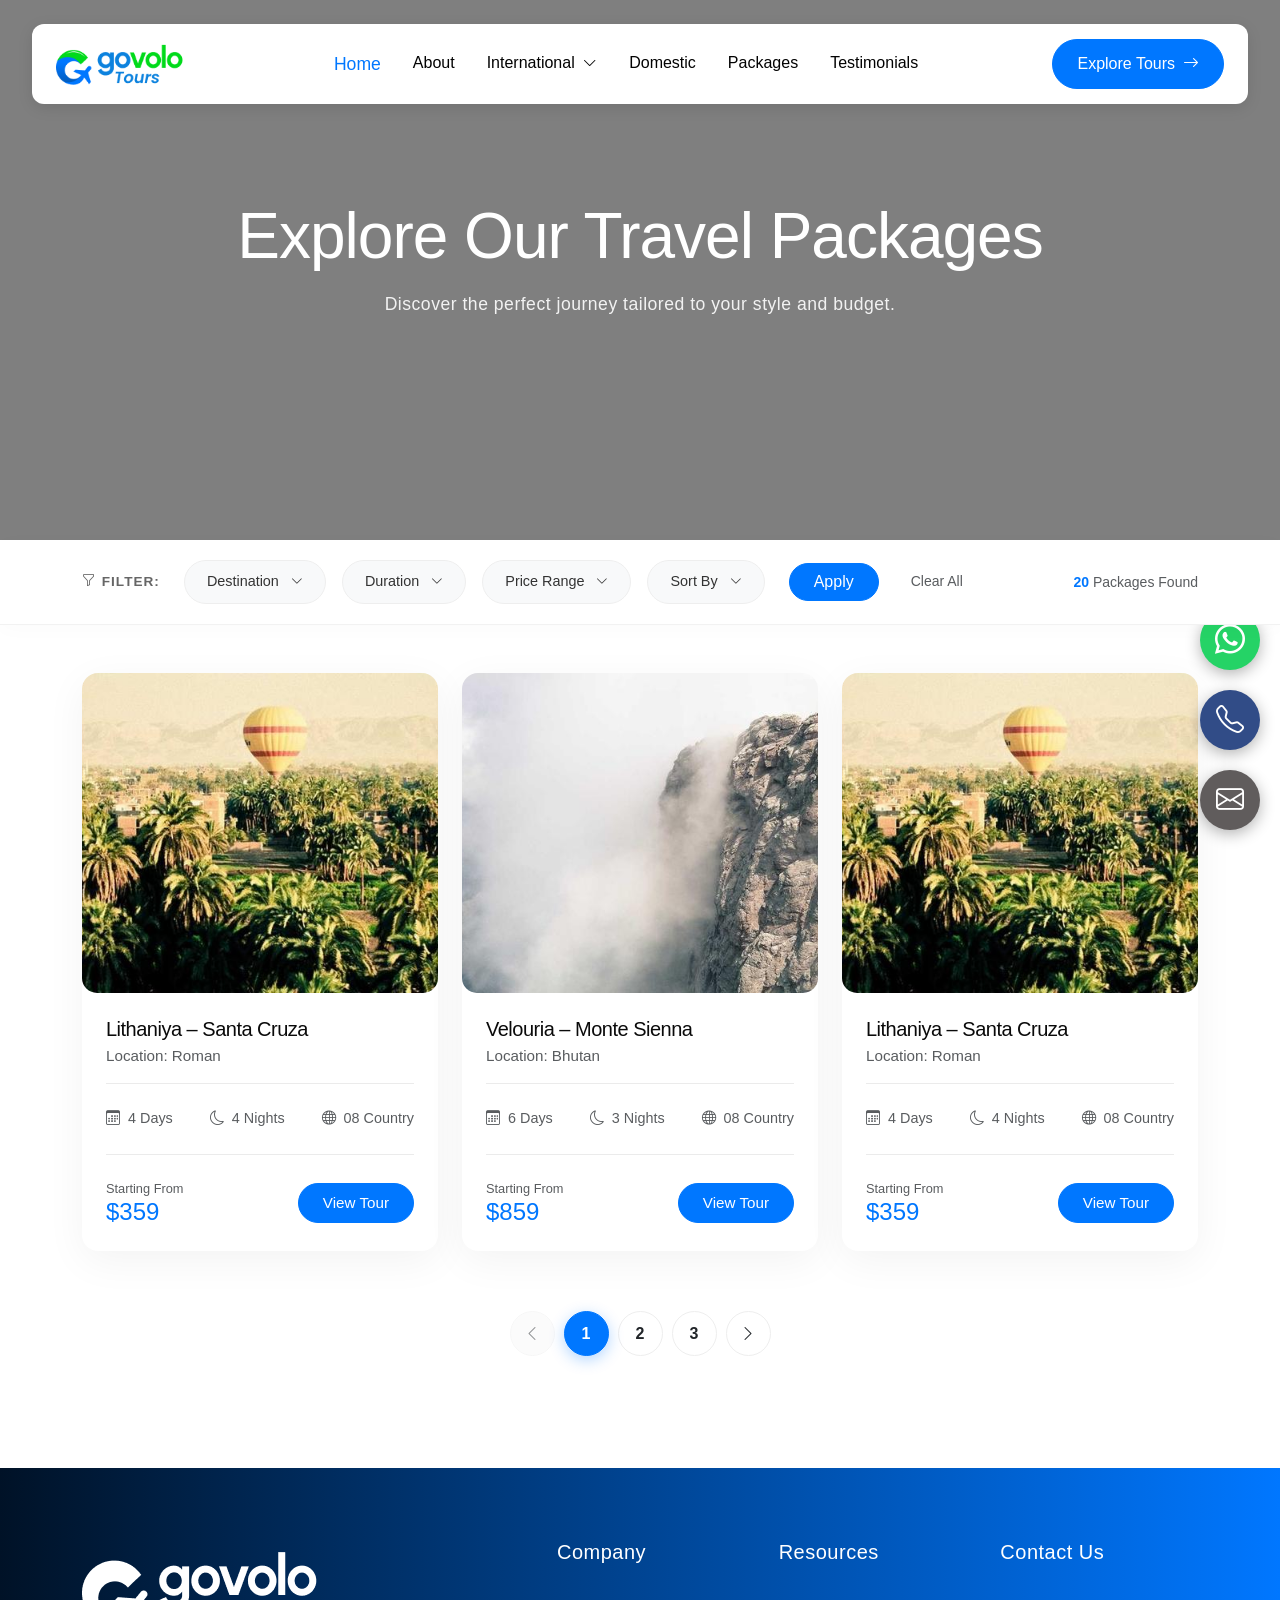
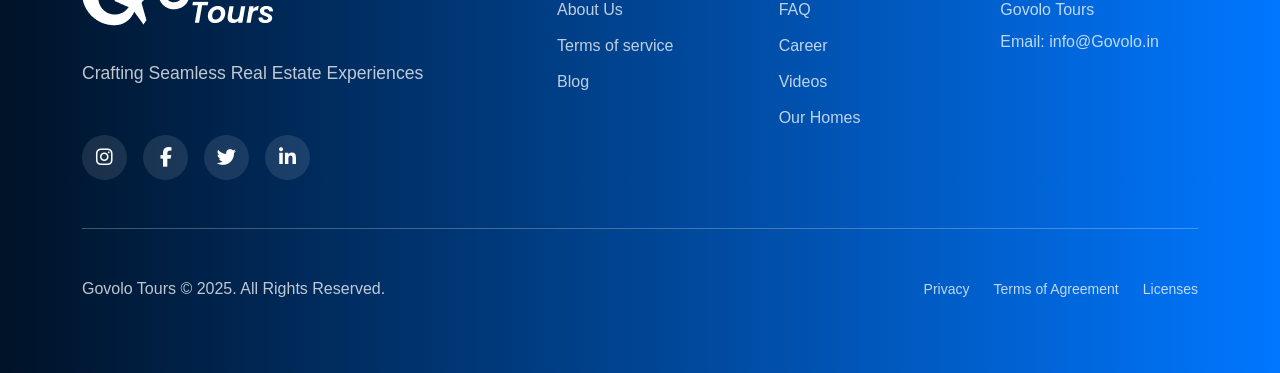
<file: package-listingss.html>
<!DOCTYPE html>
<html lang="en">

<head>
    <meta charset="UTF-8">
    <meta name="viewport" content="width=device-width, initial-scale=1.0">
    <title>Package Listing | Govolo Tours</title>
    <link href="https://cdn.jsdelivr.net/npm/bootstrap@5.3.2/dist/css/bootstrap.min.css" rel="stylesheet">
    <!-- Bootstrap Icons -->
    <link rel="stylesheet" href="https://cdn.jsdelivr.net/npm/bootstrap-icons@1.11.3/font/bootstrap-icons.min.css">
    <!-- Font Awesome -->
    <link rel="stylesheet" href="https://cdnjs.cloudflare.com/ajax/libs/font-awesome/6.4.2/css/all.min.css">
    <!-- Clash Grotesk Font -->
    <link href="https://api.fontshare.com/v2/css?f[]=clash-grotesk@400,500,600,700&display=swap" rel="stylesheet">

    <!-- Custom CSS -->
    <link rel="stylesheet" href="style.css">
    <link rel="stylesheet" href="package-listing.css">
</head>

<body class="package-listing-page">



<div class="social-iconss">
        <a href="" target="_blank" rel="noopener noreferrer" class="whatsapp-float">
        <i class="bi bi-whatsapp"></i>
    </a>

    <a href="" target="_blank" rel="noopener noreferrer" class="telephone-float">
        <i class="bi bi-telephone"></i>
    </a>

    <a href="mailto:[EMAIL_ADDRESS]" target="_blank" rel="noopener noreferrer" class="email-float">
        <i class="bi bi-envelope"></i>
    </a>
</div>


    <!-- Navbar -->
    <!-- Desktop & Mobile Navbar -->
    <nav class="navbar navbar-expand-lg fixed-top custom-navbar">
        <div class="container-fluid px-3">
            <!-- Brand -->
            <a class="navbar-brand d-flex align-items-center" href="index.html">
                <img src="assets/Group_1.png" alt="Govolo Tours">
            </a>

            <!-- Mobile Toggle Button (Triggers Offcanvas Drawer) -->
            <button class="navbar-toggler border-0 shadow-none d-lg-none p-0" type="button" data-bs-toggle="offcanvas"
                data-bs-target="#mobileDrawer" aria-controls="mobileDrawer">
                <span class="navbar-toggler-icon"></span>
            </button>

            <!-- Desktop Menu -->
            <div class="collapse navbar-collapse d-none d-lg-flex" id="desktopNav">
                <ul class="navbar-nav mx-auto mb-2 mb-lg-0 gap-3">
                    <li class="nav-item">
                        <a class="nav-link active" aria-current="page" href="#">Home</a>
                    </li>
                    <li class="nav-item">
                        <a class="nav-link" href="#">About</a>
                    </li>
    
                    <!-- Multi-level Dropdown for Destinations -->
<li class="nav-item mega-parent ">
    <a class="nav-link mega-trigger" href="#">
        International 
        <i class="bi bi-chevron-down ms-1 small dropdown-icon"></i>
    </a>

    <!-- FULL WIDTH WRAPPER -->
    <div class="mega-menu mt-2">

        <!-- INNER CONTAINER (IMPORTANT) -->
        <div class="container">
            <div class="row">

                <!-- Asia -->
                <div class="col-lg-4">
                    <h6 class="mega-heading">Asia</h6>
                    <ul class="mega-list">
                        <li>Bali </li>
                        <li>Maldives </li>
                        <li>Thailand <span class="badge badge-budget">BUDGET</span></li>
                        <li>Dubai</li>
                        <li>Vietnam</li>
                    </ul>
                </div>

                <!-- Europe -->
                <div class="col-lg-4">
                    <h6 class="mega-heading">Europe</h6>
                    <ul class="mega-list">
                        <li>France</li>
                        <li>Switzerland</li>
                        <li>Spain<span class="badge badge-trending">TRENDING</span></li>
                        <li>Italy</li>
                        <li>Germany</li>
                    </ul>
                </div>

                <!-- Africa -->
                <div class="col-lg-4">
                    <h6 class="mega-heading">Africa</h6>
                    <ul class="mega-list">
                        <li>Kenya</li>
                        <li>South Africa</li>
                        <li>Egypt <span class="badge badge-trending">TRENDING</span></li>
                        <li>Morocco</li>

                        <!-- SINGLE VIEW ALL -->
                        <li class="mt-3">
                            <a href="/destinations/" class="view-all">
                                Explore 40+ Destinations →
                            </a>
                        </li>
                    </ul>
                </div>

            </div>
        </div>

    </div>
</li>
                    <li class="nav-item ">
                        <a class="nav-link" href="#" >
                            Domestic
                        </a>
                    </li>
                    <li class="nav-item ">
                        <a class="nav-link" href="#" >
                            Packages
                        </a>
                    </li>
                    <li class="nav-item">
                        <a class="nav-link" href="#">Testimonials</a>
                    </li>
                </ul>
                <div class="d-flex align-items-center">
                    <button class="btn btn-primary rounded-pill px-4 nav-explore-btn " type="button">Explore Tours <i
                            class="bi bi-arrow-right ms-2   align-text-bottom"></i></button>
                </div>
            </div>
        </div>
    </nav>




    <!-- Custom Mobile Drawer (Offcanvas) -->
    <div class="offcanvas offcanvas-start custom-mobile-drawer border-0 shadow-sm" tabindex="-1" id="mobileDrawer"
        aria-labelledby="mobileDrawerLabel">
        <div class="offcanvas-header border-bottom-0 mt-2 px-4">
            <h5 class="offcanvas-title" id="mobileDrawerLabel">
                <img src="assets/Group_1.png" alt="Govolo Tours" style="height: 36px; width: auto;">
            </h5>
            <button type="button" class="btn-close shadow-none p-2" data-bs-dismiss="offcanvas"
                aria-label="Close"></button>
        </div>
        <div class="offcanvas-body px-4 pt-1">
            <div class="accordion accordion-flush mobile-nav-accordion" id="mobileNavAccordion">
                <div class="nav-item mb-3">
                    <a class="nav-link active  fs-5" href="#">Home</a>
                </div>
                <div class="nav-item mb-3">
                    <a class="nav-link  fs-5" href="#">About</a>
                </div>
                <!-- Accordion for Mobile Dropdown (Clean/Modern integration) -->

                <!-- Nested Accordion for Destinations Mobile Dropdown -->
                <div class="accordion-item border-0 mb-3 bg-transparent">
                    <h2 class="accordion-header" id="headingDestinations">
                        <button class="accordion-button collapsed px-0 py-0 shadow-none bg-transparent fs-5"
                            type="button" data-bs-toggle="collapse" data-bs-target="#collapseDestinations"
                            aria-expanded="false" aria-controls="collapseDestinations">
                            International
                        </button>
                    </h2>
                    <div id="collapseDestinations" class="accordion-collapse collapse" aria-labelledby="headingDestinations"
                        data-bs-parent="#mobileNavAccordion">
                        <div class="accordion-body px-3 py-2 mt-2 border-start border-2 border-light">
                            <ul class="list-unstyled mb-0 d-flex flex-column gap-3">
                                <li class="accordion accordion-flush" id="nestedNavAccordionInt">
                                    <div class="accordion-item border-0 bg-transparent mb-0">
                                        <h2 class="accordion-header" id="headingInt">
                                            <button class="accordion-button collapsed px-0 py-1 shadow-none bg-transparent text-muted nav-sublink"
                                                type="button" data-bs-toggle="collapse" data-bs-target="#collapseInt"
                                                aria-expanded="false" aria-controls="collapseInt" style="font-size: 1rem;">
                                                Asia
                                            </button>
                                        </h2>
                                        <div id="collapseInt" class="accordion-collapse collapse" aria-labelledby="headingInt"
                                            data-bs-parent="#nestedNavAccordionInt">
                                            <div class="accordion-body px-3 py-1 mt-1 border-start border-1 border-light">
                                                <ul class="list-unstyled mb-0 d-flex flex-column gap-2">
                                                    <li><a href="#" class="text-decoration-none text-muted py-1 d-block nav-sublink" style="font-size: 0.95rem;">Bali</a></li>
                                                    <li><a href="#" class="text-decoration-none text-muted py-1 d-block nav-sublink" style="font-size: 0.95rem;">Maldives</a></li>
                                                    <li><a href="#" class="text-decoration-none text-muted py-1 d-block nav-sublink" style="font-size: 0.95rem;">Thailand</a></li>
                                                    <li><a href="#" class="text-decoration-none text-muted py-1 d-block nav-sublink" style="font-size: 0.95rem;">Vietnam</a></li>

                                                </ul>
                                            </div>
                                        </div>
                                    </div>



                                    <div class="accordion-item border-0 bg-transparent mb-0">
                                        <h2 class="accordion-header" id="headingInt">
                                            <button class="accordion-button collapsed px-0 py-1 shadow-none bg-transparent text-muted nav-sublink"
                                                type="button" data-bs-toggle="collapse" data-bs-target="#collapseeuro"
                                                aria-expanded="false" aria-controls="collapseInt" style="font-size: 1rem;">
                                                Europe
                                            </button>
                                        </h2>
                                        <div id="collapseeuro" class="accordion-collapse collapse" aria-labelledby="headingInt"
                                            data-bs-parent="#nestedNavAccordionInt">
                                            <div class="accordion-body px-3 py-1 mt-1 border-start border-1 border-light">
                                                <ul class="list-unstyled mb-0 d-flex flex-column gap-2">
                                                    <li><a href="#" class="text-decoration-none text-muted py-1 d-block nav-sublink" style="font-size: 0.95rem;">France</a></li>
                                                    <li><a href="#" class="text-decoration-none text-muted py-1 d-block nav-sublink" style="font-size: 0.95rem;">Switzerland</a></li>
                                                    <li><a href="#" class="text-decoration-none text-muted py-1 d-block nav-sublink" style="font-size: 0.95rem;">Italy</a></li>
                                                    <li><a href="#" class="text-decoration-none text-muted py-1 d-block nav-sublink" style="font-size: 0.95rem;">Spain</a></li>
                                                </ul>
                                            </div>
                                        </div>
                                    </div>



                                    <div class="accordion-item border-0 bg-transparent mb-0">
                                        <h2 class="accordion-header" id="headingInt">
                                            <button class="accordion-button collapsed px-0 py-1 shadow-none bg-transparent text-muted nav-sublink"
                                                type="button" data-bs-toggle="collapse" data-bs-target="#collapseafr"
                                                aria-expanded="false" aria-controls="collapseInt" style="font-size: 1rem;">
                                                Africa
                                            </button>
                                        </h2>
                                        <div id="collapseafr" class="accordion-collapse collapse" aria-labelledby="headingInt"
                                            data-bs-parent="#nestedNavAccordionInt">
                                            <div class="accordion-body px-3 py-1 mt-1 border-start border-1 border-light">
                                                <ul class="list-unstyled mb-0 d-flex flex-column gap-2">
                                                    <li><a href="#" class="text-decoration-none text-muted py-1 d-block nav-sublink" style="font-size: 0.95rem;">Kenya</a></li>
                                                    <li><a href="#" class="text-decoration-none text-muted py-1 d-block nav-sublink" style="font-size: 0.95rem;">South Africa</a></li>
                                                    <li><a href="#" class="text-decoration-none text-muted py-1 d-block nav-sublink" style="font-size: 0.95rem;">Egypt</a></li>
                                                    <li><a href="#" class="text-decoration-none text-muted py-1 d-block nav-sublink" style="font-size: 0.95rem;">Morocco</a></li>

                                                </ul>
                                            </div>
                                        </div>
                                    </div>



                                </li>




                            </ul>
                        </div>
                    </div>
                </div>


                
                                <div class="nav-item mb-3">
                    <a class="nav-link active fs-5" href="#">Domestic</a>
                </div>

                


                <div class="nav-item mb-3">
                    <a class="nav-link active fs-5" href="#">Packages</a>
                </div>


                <div class="nav-item mb-3">
                    <a class="nav-link  fs-5" href="#">Testimonials</a>
                </div>
            </div>

            <button
                class="btn btn-primary rounded-pill w-100 py-3 mt-4 fs-6  d-flex align-items-center justify-content-center mobile-explore-btn"
                type="button">
                Explore Tours <i class="bi bi-arrow-right ms-2"></i>
            </button>
        </div>
    </div>




    
    <!-- Hero Section -->
    <section class="package-hero d-flex align-items-center text-white">
        <div class="container text-center">
            <h1 class="hero-title mb-3">Explore Our Travel Packages</h1>
            <p class="hero-subtitle mb-4">Discover the perfect journey tailored to your style and budget.</p>
        </div>
    </section>

    <section class="products-filter-bar d-none d-md-block">
        <div class="container">
            <form action="" method="GET" class="filter-form">
                <div class="filter-bar-inner d-flex align-items-center justify-content-between">
                    <div class="filter-left d-flex align-items-center gap-3">
                        <span class="filter-label me-2"><i class="bi bi-funnel"></i> Filter:</span>

                        <!-- Destination -->
                        <div class="unified-dropdown" id="destDropdown">
                            <div class="unified-drop-btn">
                                <span class="selected-text">Destination</span>
                                <i class="bi bi-chevron-down"></i>
                            </div>
                            <div class="unified-drop-menu scrollable-menu">
                                <div class="unified-option active" data-value="">All Destinations</div>
                                <div class="unified-option" data-value="india">India</div>
                                <div class="unified-option" data-value="vietnam">Vietnam</div>
                                <div class="unified-option" data-value="usa">USA</div>
                                <div class="unified-option" data-value="bhutan">Bhutan</div>
                                <div class="unified-option" data-value="nepal">Nepal</div>
                                <div class="unified-option" data-value="thailand">Thailand</div>
                            </div>
                            <input type="hidden" name="country" value="">
                        </div>

                        <!-- Duration -->
                        <div class="unified-dropdown" id="durationDropdown">
                            <div class="unified-drop-btn">
                                <span class="selected-text">Duration</span>
                                <i class="bi bi-chevron-down"></i>
                            </div>
                            <div class="unified-drop-menu">
                                <div class="unified-option active" data-value="">Any Duration</div>
                                <div class="unified-option" data-value="3">3 Days</div>
                                <div class="unified-option" data-value="5">5 Days</div>
                                <div class="unified-option" data-value="7">7 Days</div>
                            </div>
                            <input type="hidden" name="duration" value="">
                        </div>

                        <!-- Price Range (Simple Dropdown) -->
                        <div class="unified-dropdown" id="priceDropdown">
                            <div class="unified-drop-btn">
                                <span class="selected-text">Price Range</span>
                                <i class="bi bi-chevron-down"></i>
                            </div>
                            <div class="unified-drop-menu">
                                <div class="unified-option active" data-value="">Any Price</div>
                                <div class="unified-option" data-value="0-5000">Under ₹5,000</div>
                                <div class="unified-option" data-value="5000-10000">₹5,000 – ₹10,000</div>
                                <div class="unified-option" data-value="10000-20000">₹10,000 – ₹20,000</div>
                                <div class="unified-option" data-value="20000+">₹20,000+</div>
                            </div>
                            <input type="hidden" name="price" value="">
                        </div>

                        <!-- Sort (Moved Inside Filters) -->
                        <div class="unified-dropdown" id="sortDropdown">
                            <div class="unified-drop-btn">
                                <span class="selected-text">Sort By</span>
                                <i class="bi bi-chevron-down"></i>
                            </div>
                            <div class="unified-drop-menu">
                                <div class="unified-option active" data-value="newest">Newest</div>
                                <div class="unified-option" data-value="price-asc">Price: Low to High</div>
                                <div class="unified-option" data-value="price-desc">Price: High to Low</div>
                                <div class="unified-option" data-value="popular">Most Popular</div>
                            </div>
                            <input type="hidden" name="sort" value="newest">
                        </div>

                        <button type="submit" class="btn btn-primary rounded-pill px-4 ms-2">Apply</button>
                        <a href="package-listing.html" class="text-decoration-none text-muted small ms-3 fw-medium">Clear All</a>
                    </div>

                    <div class="filter-right">
                        <span class="products-count fw-medium text-muted small"><span class="text-primary fw-bold">20</span> Packages Found</span>
                    </div>
                </div>
            </form>
        </div>
    </section>





    <!-- ====== MOBILE FILTER BAR ====== -->
    <section class="products-filter-bar-mobile d-md-none">
        <div class="container">
            <div class="mobile-filter-bar d-flex align-items-center justify-content-between">
                <button class="mobile-filter-btn" id="mobileFilterBtn">
                    <i class="bi bi-sliders"></i> Filter & Sort
                </button>
                <span class="products-count small fw-bold"><span class="text-primary fw-bold">20</span> Packages</span>
            </div>
        </div>
    </section>

    <!-- ====== MOBILE FILTER DRAWER ====== -->
    <div class="mobile-filter-overlay" id="mobileFilterOverlay"></div>
    <div class="mobile-filter-drawer" id="mobileFilterDrawer">
        <form action="" method="GET" class="h-100 d-flex flex-column">
            <div class="drawer-header p-4 border-bottom d-flex align-items-center justify-content-between">
                <h5 class="fw-bold mb-0">Filters</h5>
                <button type="button" class="btn-close" id="drawerCloseBtn"></button>
            </div>
            <div class="drawer-body p-4 flex-grow-1 overflow-auto">
                <!-- Mobile Destination -->
                <div class="mobile-filter-group mb-4">
                    <label class="fw-bold text-muted text-uppercase d-block mb-2 small">Destination</label>
                    <div class="unified-dropdown w-100">
                        <div class="unified-drop-btn w-100 justify-content-between">
                            <span class="selected-text">All Destinations</span>
                            <i class="bi bi-chevron-down"></i>
                        </div>
                        <div class="unified-drop-menu scrollable-menu w-100">
                            <div class="unified-option active" data-value="">All Destinations</div>
                            <div class="unified-option" data-value="india">India</div>
                            <div class="unified-option" data-value="vietnam">Vietnam</div>
                            <div class="unified-option" data-value="usa">USA</div>
                            <div class="unified-option" data-value="bhutan">Bhutan</div>
                        </div>
                        <input type="hidden" name="country" value="">
                    </div>
                </div>

                <!-- Mobile Duration -->
                <div class="mobile-filter-group mb-4">
                    <label class="fw-bold text-muted text-uppercase d-block mb-2 small">Duration</label>
                    <div class="unified-dropdown w-100">
                        <div class="unified-drop-btn w-100 justify-content-between">
                            <span class="selected-text">Any Duration</span>
                            <i class="bi bi-chevron-down"></i>
                        </div>
                        <div class="unified-drop-menu w-100">
                            <div class="unified-option active" data-value="">Any Duration</div>
                            <div class="unified-option" data-value="3">3 Days</div>
                            <div class="unified-option" data-value="5">5 Days</div>
                            <div class="unified-option" data-value="7">7 Days</div>
                        </div>
                        <input type="hidden" name="duration" value="">
                    </div>
                </div>

                <!-- Mobile Price -->
                <div class="mobile-filter-group mb-4">
                    <label class="fw-bold text-muted text-uppercase d-block mb-2 small">Price Range</label>
                    <div class="unified-dropdown w-100">
                        <div class="unified-drop-btn w-100 justify-content-between">
                            <span class="selected-text">Any Price</span>
                            <i class="bi bi-chevron-down"></i>
                        </div>
                        <div class="unified-drop-menu w-100">
                            <div class="unified-option active" data-value="">Any Price</div>
                            <div class="unified-option" data-value="0-5000">Under ₹5,000</div>
                            <div class="unified-option" data-value="5000-10000">₹5,000 – ₹10,000</div>
                            <div class="unified-option" data-value="10000-20000">₹10,000 – ₹20,000</div>
                            <div class="unified-option" data-value="20000+">₹20,000+</div>
                        </div>
                        <input type="hidden" name="price" value="">
                    </div>
                </div>

                <!-- Mobile Sort -->
                <div class="mobile-filter-group mb-4">
                    <label class="fw-bold text-muted text-uppercase d-block mb-2 small">Sort By</label>
                    <div class="unified-dropdown w-100">
                        <div class="unified-drop-btn w-100 justify-content-between">
                            <span class="selected-text">Newest</span>
                            <i class="bi bi-chevron-down"></i>
                        </div>
                        <div class="unified-drop-menu w-100">
                            <div class="unified-option active" data-value="newest">Newest</div>
                            <div class="unified-option" data-value="price-asc">Price: Low to High</div>
                            <div class="unified-option" data-value="price-desc">Price: High to Low</div>
                            <div class="unified-option" data-value="popular">Most Popular</div>
                        </div>
                        <input type="hidden" name="sort" value="newest">
                    </div>
                </div>
            </div>
            <div class="drawer-footer p-4 border-top bg-white d-flex gap-3">
                <a href="package-listing.html" class="btn btn-outline-secondary rounded-pill flex-grow-1 py-3 text-uppercase fw-bold small">Clear All</a>
                <button type="submit" class="btn btn-primary rounded-pill flex-grow-1 py-3 text-uppercase fw-bold small">Apply Filters</button>
            </div>
        </form>
    </div>







    <section class="products-grid-section py-5 mb-5">
        <div class="container">
            <div class="row g-4" id="packageGrid">
                <!-- Card 1 -->
                <div class="col-lg-4 col-md-6">
                    <div class="package-card bg-white rounded-4 overflow-hidden h-100 d-flex flex-column" data-aos="fade">
                        <div class="package-img">
                            <img src="assets/card_1.jpg" alt="Lithaniya - Santa Cruza"
                                class="w-100 h-100 object-fit-cover">
                        </div>
                        <div class="package-content p-4 flex-grow-1 d-flex flex-column">
                            <h4 class="package-title mb-1 fs-5">Lithaniya – Santa Cruza</h4>
                            <p class="package-location text-muted mb-2 pb-2" style="font-size: 0.95rem;">Location: Roman
                            </p>

                            <div class="package-meta d-flex justify-content-between mb-4 py-4 border-bottom border-top text-muted"
                                style="font-size: 0.9rem;">
                                <span><i class="bi bi-calendar3 me-1"></i> 4 Days</span>
                                <span><i class="bi bi-moon me-1"></i> 4 Nights</span>
                                <span><i class="bi bi-globe me-1"></i> 08 Country</span>
                            </div>

                            <div class="package-footer mt-auto d-flex justify-content-between align-items-center">
                                <div>
                                    <p class="text-muted mb-0" style="font-size: 0.8rem;">Starting From</p>
                                    <h5 class="text-primary price mb-0 fs-4">$359</h5>
                                </div>
                                <a href="#" class="btn btn-primary rounded-pill px-4 py-2 package-btn">View Tour</a>
                            </div>
                        </div>
                    </div>
                </div>
                <!-- Card 2 -->
                <div class="col-lg-4 col-md-6">
                    <div class="package-card bg-white rounded-4 overflow-hidden h-100 d-flex flex-column" data-aos="fade">
                        <div class="package-img">
                            <img src="assets/card_2.jpg" alt="Velouria - Monte Sienna"
                                class="w-100 h-100 object-fit-cover">
                        </div>
                        <div class="package-content p-4 flex-grow-1 d-flex flex-column">
                            <h4 class="package-title fw-bold mb-1 fs-5">Velouria – Monte Sienna</h4>
                            <p class="package-location text-muted mb-2 pb-2" style="font-size: 0.95rem;">Location:
                                Bhutan</p>

                            <div class="package-meta d-flex justify-content-between mb-4 py-4 border-bottom border-top text-muted"
                                style="font-size: 0.9rem;">
                                <span><i class="bi bi-calendar3 me-1"></i> 6 Days</span>
                                <span><i class="bi bi-moon me-1"></i> 3 Nights</span>
                                <span><i class="bi bi-globe me-1"></i> 08 Country</span>
                            </div>

                            <div class="package-footer mt-auto d-flex justify-content-between align-items-center">
                                <div>
                                    <p class="text-muted mb-0" style="font-size: 0.8rem;">Starting From</p>
                                    <h5 class="text-primary price mb-0 fs-4">$859</h5>
                                </div>
                                <a href="#" class="btn btn-primary rounded-pill px-4 py-2 package-btn">View Tour</a>
                            </div>
                        </div>
                    </div>
                </div>
                <!-- Card 3 -->
                <div class="col-lg-4 col-md-6">
                    <div class="package-card bg-white rounded-4 overflow-hidden h-100 d-flex flex-column" data-aos="fade">
                        <div class="package-img">
                            <img src="assets/card_1.jpg" alt="Lithaniya - Santa Cruza"
                                class="w-100 h-100 object-fit-cover">
                        </div>
                        <div class="package-content p-4 flex-grow-1 d-flex flex-column">
                            <h4 class="package-title mb-1 fs-5">Lithaniya – Santa Cruza</h4>
                            <p class="package-location text-muted mb-2 pb-2" style="font-size: 0.95rem;">Location: Roman
                            </p>

                            <div class="package-meta d-flex justify-content-between mb-4 py-4 border-bottom border-top text-muted"
                                style="font-size: 0.9rem;">
                                <span><i class="bi bi-calendar3 me-1"></i> 4 Days</span>
                                <span><i class="bi bi-moon me-1"></i> 4 Nights</span>
                                <span><i class="bi bi-globe me-1"></i> 08 Country</span>
                            </div>

                            <div class="package-footer mt-auto d-flex justify-content-between align-items-center">
                                <div>
                                    <p class="text-muted mb-0" style="font-size: 0.8rem;">Starting From</p>
                                    <h5 class="text-primary price mb-0 fs-4">$359</h5>
                                </div>
                                <a href="#" class="btn btn-primary rounded-pill px-4 py-2 package-btn">View Tour</a>
                            </div>
                        </div>
                    </div>
                </div>
            </div>



            <div class="pagination-wrapper">
                <nav aria-label="Blog pagination">
                    <ul class="pagination">
                        <li class="page-item disabled">
                            <a class="page-link" href="#" aria-label="Previous">
                                <i class="bi bi-chevron-left"></i>
                            </a>
                        </li>
                        <li class="page-item active"><a class="page-link" href="#">1</a></li>
                        <li class="page-item"><a class="page-link" href="#">2</a></li>
                        <li class="page-item"><a class="page-link" href="#">3</a></li>
                        <li class="page-item">
                            <a class="page-link" href="#" aria-label="Next">
                                <i class="bi bi-chevron-right"></i>
                            </a>
                        </li>
                    </ul>
                </nav>
            </div>


        </div>
    </section>



     <footer class="footer-section text-white py-5 " >
        <div class="container py-4">
            <div class="row g-4 gy-5">
                <!-- Left Column: Logo & Description -->
                <div class="col-lg-5">
                    <div class="footer-logo mb-4">
                        <img src="assets/footerlogo.png" alt="Govolo Tours Logo" class="img-fluid  rounded-2" style="max-height: 120px;">
                    </div>
                    <p class="footer-desc text-white pe-lg-5 mb-5 opacity-75">
Crafting Seamless Real Estate Experiences
                    </p>
                    <!-- Social Icons -->
                    <div class="social-links d-flex gap-3 mt-4">
                        <a href="#" class="social-icon text-white"><i class="fab fa-instagram"></i></a>
                        <a href="#" class="social-icon text-white"><i class="fab fa-facebook-f"></i></a>
                        <a href="#" class="social-icon text-white"><i class="fab fa-twitter"></i></a>
                        <a href="#" class="social-icon text-white"><i class="fab fa-linkedin-in"></i></a>
                        <!-- <a href="#" class="social-icon text-white"><i class="fab fa-youtube"></i></a> -->
                    </div>
                </div>

                <!-- Right Column: Navigation Links -->
                <div class="col-lg-7">
                    <div class="row g-4">
                        <div class="col-md-4">
                            <h5 class="nav-heading mb-4">Company</h5>
                            <ul class="list-unstyled footer-links">
                                <li><a href="#" class="text-white text-decoration-none">About Us</a></li>
                                <li><a href="#" class="text-white text-decoration-none">Terms of service</a></li>
                                <li><a href="#" class="text-white text-decoration-none">Blog</a></li>
                            </ul>
                        </div>
                        <div class="col-md-4">
                            <h5 class="nav-heading mb-4">Resources</h5>
                            <ul class="list-unstyled footer-links">
                                <li><a href="#" class="text-white text-decoration-none">FAQ</a></li>
                                <li><a href="#" class="text-white text-decoration-none">Career</a></li>
                                <li><a href="#" class="text-white text-decoration-none">Videos</a></li>
                                <li><a href="#" class="text-white text-decoration-none">Our Homes</a></li>
                            </ul>
                        </div>
                        <div class="col-md-4">
                            <h5 class="nav-heading mb-4">Contact Us</h5>
                            <p class="mb-2 opacity-75">Govolo Tours</p>
                            <p class="mb-0 opacity-75">Email: info@Govolo.in</p>
                        </div>
                    </div>
                </div>
            </div>

            <hr class="footer-divider my-5 ">

            <div class="row align-items-center gy-3 text-center text-md-start">
                <div class="col-md-6">
                    <p class="copyright mb-0 opacity-75">Govolo Tours &copy; 2025. All Rights Reserved.</p>
                </div>
                <div class="col-md-6">
                    <div class="d-flex justify-content-center justify-content-md-end gap-4 footer-legal-links">
                        <a href="#" class="text-white text-decoration-none small opacity-75">Privacy</a>
                        <a href="#" class="text-white text-decoration-none small opacity-75">Terms of Agreement</a>
                        <a href="#" class="text-white text-decoration-none small opacity-75">Licenses</a>
                    </div>
                </div>
            </div>
        </div>
    </footer>



    <!-- JS Scripts -->
    <script src="https://cdnjs.cloudflare.com/ajax/libs/jquery/3.7.1/jquery.min.js"></script>
    <script src="https://cdn.jsdelivr.net/npm/bootstrap@5.3.2/dist/js/bootstrap.bundle.min.js"></script>
    <script src="script.js"></script>

    <script>


            const navbar = document.querySelector('.custom-navbar');
    if (navbar) {
        window.addEventListener('scroll', () => {
            if (window.scrollY > 50) {
                navbar.classList.add('navbar-scrolled');
            } else {
                navbar.classList.remove('navbar-scrolled');
            }
        });
    }



        const dropdowns = document.querySelectorAll('.unified-dropdown');

        dropdowns.forEach(dropdown => {
            const btn = dropdown.querySelector('.unified-drop-btn');
            const options = dropdown.querySelectorAll('.unified-option');
            const hiddenInput = dropdown.querySelector('input[type="hidden"]');
            const selectedText = dropdown.querySelector('.selected-text');

            if (btn) {
                btn.addEventListener('click', (e) => {
                    e.stopPropagation();
                    // Close others
                    dropdowns.forEach(other => {
                        if (other !== dropdown) other.classList.remove('active');
                    });
                    dropdown.classList.toggle('active');
                });
            }

            options.forEach(option => {
                option.addEventListener('click', (e) => {
                    e.stopPropagation();
                    const val = option.getAttribute('data-value');
                    const text = option.textContent.trim();
                    
                    if (hiddenInput) hiddenInput.value = val;
                    if (selectedText) selectedText.textContent = text;

                    options.forEach(opt => opt.classList.remove('active'));
                    option.classList.add('active');
                    dropdown.classList.remove('active');
                });
            });
        });

        // Close dropdowns on click outside
        document.addEventListener('click', (e) => {
            if (!e.target.closest('.unified-dropdown')) {
                dropdowns.forEach(d => d.classList.remove('active'));
            }
        });

        // ====== MOBILE FILTER DRAWER LOGIC ======
        const mobileFilterBtn = document.getElementById('mobileFilterBtn');
        const mobileFilterDrawer = document.getElementById('mobileFilterDrawer');
        const mobileFilterOverlay = document.getElementById('mobileFilterOverlay');
        const drawerCloseBtn = document.getElementById('drawerCloseBtn');

        function openDrawer() {
            mobileFilterDrawer.classList.add('open');
            mobileFilterOverlay.classList.add('active');
            document.body.style.overflow = 'hidden';
        }

        function closeDrawer() {
            mobileFilterDrawer.classList.remove('open');
            mobileFilterOverlay.classList.remove('active');
            document.body.style.overflow = '';
        }

        if (mobileFilterBtn) mobileFilterBtn.addEventListener('click', openDrawer);
        if (mobileFilterOverlay) mobileFilterOverlay.addEventListener('click', closeDrawer);
        if (drawerCloseBtn) drawerCloseBtn.addEventListener('click', closeDrawer);
    </script>
</body>

</html>
</file>
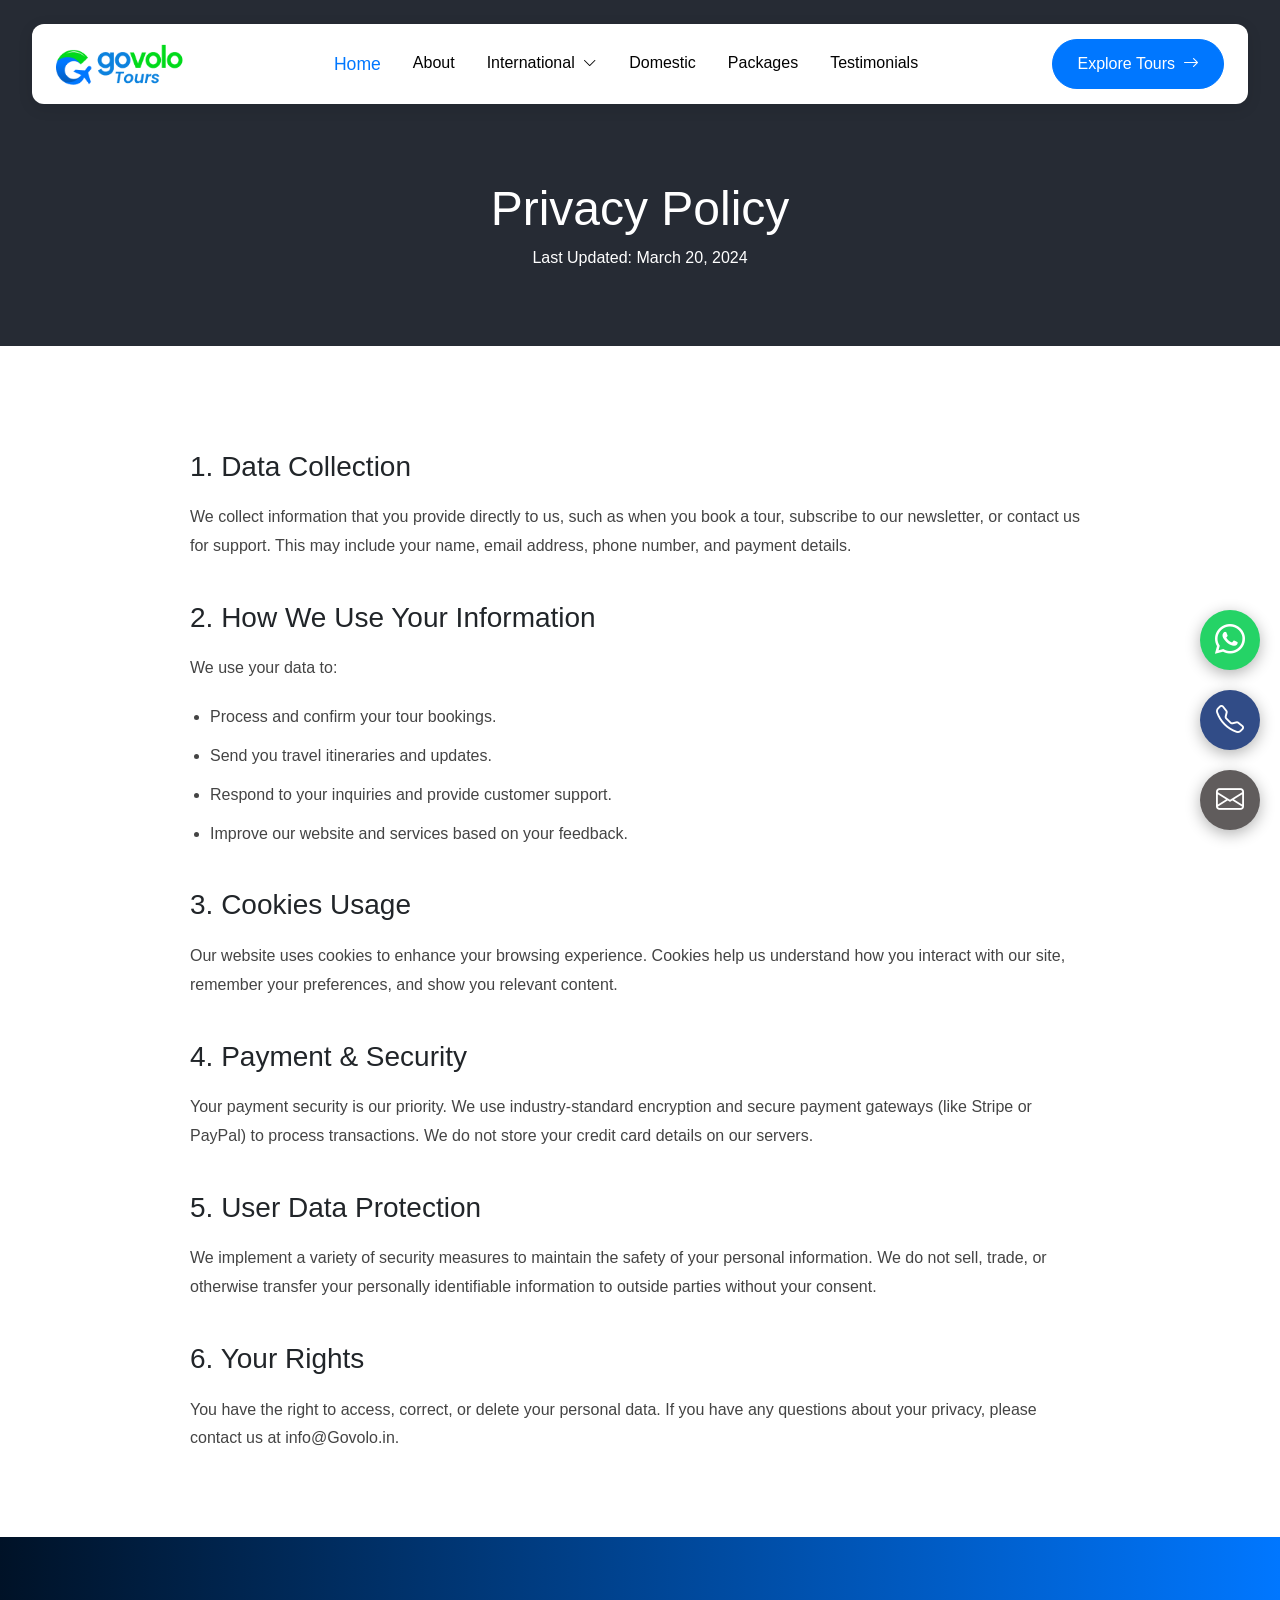
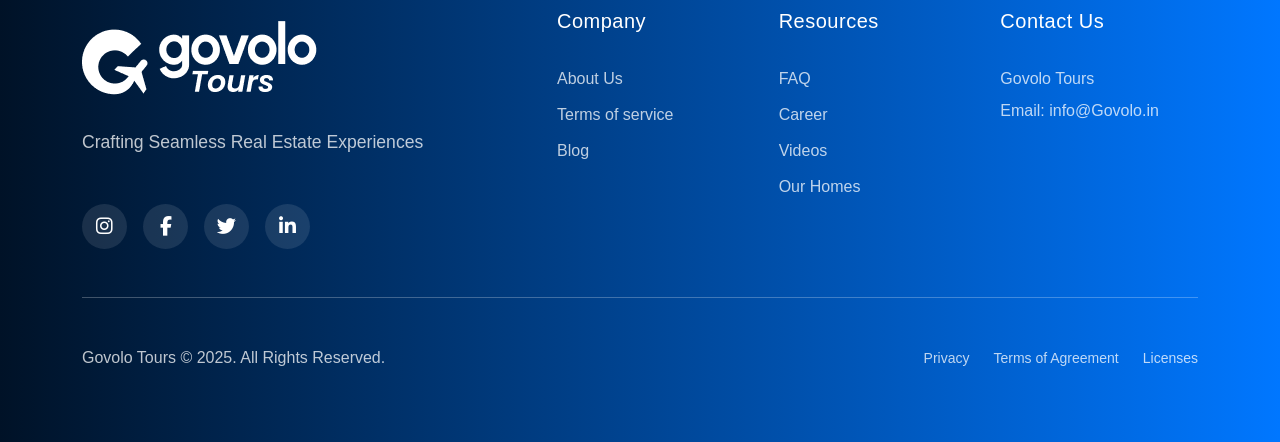
<file: privacy-policy.html>
<!DOCTYPE html>
<html lang="en">

<head>
    <meta charset="UTF-8">
    <meta name="viewport" content="width=device-width, initial-scale=1.0">
    <title>Privacy Policy - Govolo Tours</title>
    <!-- Bootstrap 5 CSS -->
    <link href="https://cdn.jsdelivr.net/npm/bootstrap@5.3.2/dist/css/bootstrap.min.css" rel="stylesheet">
    <!-- Bootstrap Icons -->
    <link rel="stylesheet" href="https://cdn.jsdelivr.net/npm/bootstrap-icons@1.11.3/font/bootstrap-icons.min.css">
    <!-- Font Awesome -->
    <link rel="stylesheet" href="https://cdnjs.cloudflare.com/ajax/libs/font-awesome/6.4.2/css/all.min.css">
    <!-- Clash Grotesk Font -->
    <link href="https://api.fontshare.com/v2/css?f[]=clash-grotesk@400,500,600,700&display=swap" rel="stylesheet">
    <!-- AOS CSS -->
    <link href="https://unpkg.com/aos@2.3.4/dist/aos.css" rel="stylesheet">
    <!-- Custom CSS -->
    <link rel="stylesheet" href="style.css">
    <link rel="stylesheet" href="privacy-policy.css">
</head>

<body>


<div class="social-iconss">
        <a href="" target="_blank" rel="noopener noreferrer" class="whatsapp-float">
        <i class="bi bi-whatsapp"></i>
    </a>

    <a href="" target="_blank" rel="noopener noreferrer" class="telephone-float">
        <i class="bi bi-telephone"></i>
    </a>

    <a href="mailto:[EMAIL_ADDRESS]" target="_blank" rel="noopener noreferrer" class="email-float">
        <i class="bi bi-envelope"></i>
    </a>
</div>


    <!-- Desktop & Mobile Navbar -->
    <nav class="navbar navbar-expand-lg fixed-top custom-navbar">
        <div class="container-fluid px-3">
            <!-- Brand -->
            <a class="navbar-brand d-flex align-items-center" href="index.html">
                <img src="assets/Group_1.png" alt="Govolo Tours">
            </a>

            <!-- Mobile Toggle Button (Triggers Offcanvas Drawer) -->
            <button class="navbar-toggler border-0 shadow-none d-lg-none p-0" type="button" data-bs-toggle="offcanvas"
                data-bs-target="#mobileDrawer" aria-controls="mobileDrawer">
                <span class="navbar-toggler-icon"></span>
            </button>

            <!-- Desktop Menu -->
            <div class="collapse navbar-collapse d-none d-lg-flex" id="desktopNav">
                <ul class="navbar-nav mx-auto mb-2 mb-lg-0 gap-3">
                    <li class="nav-item">
                        <a class="nav-link active" aria-current="page" href="#">Home</a>
                    </li>
                    <li class="nav-item">
                        <a class="nav-link" href="#">About</a>
                    </li>
    
                    <!-- Multi-level Dropdown for Destinations -->
<li class="nav-item mega-parent ">
    <a class="nav-link mega-trigger" href="#">
        International 
        <i class="bi bi-chevron-down ms-1 small dropdown-icon"></i>
    </a>

    <!-- FULL WIDTH WRAPPER -->
    <div class="mega-menu mt-2">

        <!-- INNER CONTAINER (IMPORTANT) -->
        <div class="container">
            <div class="row">

                <!-- Asia -->
                <div class="col-lg-4">
                    <h6 class="mega-heading">Asia</h6>
                    <ul class="mega-list">
                        <li>Bali </li>
                        <li>Maldives </li>
                        <li>Thailand <span class="badge badge-budget">BUDGET</span></li>
                        <li>Dubai</li>
                        <li>Vietnam</li>
                    </ul>
                </div>

                <!-- Europe -->
                <div class="col-lg-4">
                    <h6 class="mega-heading">Europe</h6>
                    <ul class="mega-list">
                        <li>France</li>
                        <li>Switzerland</li>
                        <li>Spain<span class="badge badge-trending">TRENDING</span></li>
                        <li>Italy</li>
                        <li>Germany</li>
                    </ul>
                </div>

                <!-- Africa -->
                <div class="col-lg-4">
                    <h6 class="mega-heading">Africa</h6>
                    <ul class="mega-list">
                        <li>Kenya</li>
                        <li>South Africa</li>
                        <li>Egypt <span class="badge badge-trending">TRENDING</span></li>
                        <li>Morocco</li>

                        <!-- SINGLE VIEW ALL -->
                        <li class="mt-3">
                            <a href="/destinations/" class="view-all">
                                Explore 40+ Destinations →
                            </a>
                        </li>
                    </ul>
                </div>

            </div>
        </div>

    </div>
</li>
                    <li class="nav-item ">
                        <a class="nav-link" href="#" >
                            Domestic
                        </a>
                    </li>
                    <li class="nav-item ">
                        <a class="nav-link" href="#" >
                            Packages
                        </a>
                    </li>
                    <li class="nav-item">
                        <a class="nav-link" href="#">Testimonials</a>
                    </li>
                </ul>
                <div class="d-flex align-items-center">
                    <button class="btn btn-primary rounded-pill px-4 nav-explore-btn " type="button">Explore Tours <i
                            class="bi bi-arrow-right ms-2   align-text-bottom"></i></button>
                </div>
            </div>
        </div>
    </nav>




    <!-- Custom Mobile Drawer (Offcanvas) -->
    <div class="offcanvas offcanvas-start custom-mobile-drawer border-0 shadow-sm" tabindex="-1" id="mobileDrawer"
        aria-labelledby="mobileDrawerLabel">
        <div class="offcanvas-header border-bottom-0 mt-2 px-4">
            <h5 class="offcanvas-title" id="mobileDrawerLabel">
                <img src="assets/Group_1.png" alt="Govolo Tours" style="height: 36px; width: auto;">
            </h5>
            <button type="button" class="btn-close shadow-none p-2" data-bs-dismiss="offcanvas"
                aria-label="Close"></button>
        </div>
        <div class="offcanvas-body px-4 pt-1">
            <div class="accordion accordion-flush mobile-nav-accordion" id="mobileNavAccordion">
                <div class="nav-item mb-3">
                    <a class="nav-link active  fs-5" href="#">Home</a>
                </div>
                <div class="nav-item mb-3">
                    <a class="nav-link  fs-5" href="#">About</a>
                </div>
                <!-- Accordion for Mobile Dropdown (Clean/Modern integration) -->

                <!-- Nested Accordion for Destinations Mobile Dropdown -->
                <div class="accordion-item border-0 mb-3 bg-transparent">
                    <h2 class="accordion-header" id="headingDestinations">
                        <button class="accordion-button collapsed px-0 py-0 shadow-none bg-transparent fs-5"
                            type="button" data-bs-toggle="collapse" data-bs-target="#collapseDestinations"
                            aria-expanded="false" aria-controls="collapseDestinations">
                            International
                        </button>
                    </h2>
                    <div id="collapseDestinations" class="accordion-collapse collapse" aria-labelledby="headingDestinations"
                        data-bs-parent="#mobileNavAccordion">
                        <div class="accordion-body px-3 py-2 mt-2 border-start border-2 border-light">
                            <ul class="list-unstyled mb-0 d-flex flex-column gap-3">
                                <li class="accordion accordion-flush" id="nestedNavAccordionInt">
                                    <div class="accordion-item border-0 bg-transparent mb-0">
                                        <h2 class="accordion-header" id="headingInt">
                                            <button class="accordion-button collapsed px-0 py-1 shadow-none bg-transparent text-muted nav-sublink"
                                                type="button" data-bs-toggle="collapse" data-bs-target="#collapseInt"
                                                aria-expanded="false" aria-controls="collapseInt" style="font-size: 1rem;">
                                                Asia
                                            </button>
                                        </h2>
                                        <div id="collapseInt" class="accordion-collapse collapse" aria-labelledby="headingInt"
                                            data-bs-parent="#nestedNavAccordionInt">
                                            <div class="accordion-body px-3 py-1 mt-1 border-start border-1 border-light">
                                                <ul class="list-unstyled mb-0 d-flex flex-column gap-2">
                                                    <li><a href="#" class="text-decoration-none text-muted py-1 d-block nav-sublink" style="font-size: 0.95rem;">Bali</a></li>
                                                    <li><a href="#" class="text-decoration-none text-muted py-1 d-block nav-sublink" style="font-size: 0.95rem;">Maldives</a></li>
                                                    <li><a href="#" class="text-decoration-none text-muted py-1 d-block nav-sublink" style="font-size: 0.95rem;">Thailand</a></li>
                                                    <li><a href="#" class="text-decoration-none text-muted py-1 d-block nav-sublink" style="font-size: 0.95rem;">Vietnam</a></li>

                                                </ul>
                                            </div>
                                        </div>
                                    </div>



                                    <div class="accordion-item border-0 bg-transparent mb-0">
                                        <h2 class="accordion-header" id="headingInt">
                                            <button class="accordion-button collapsed px-0 py-1 shadow-none bg-transparent text-muted nav-sublink"
                                                type="button" data-bs-toggle="collapse" data-bs-target="#collapseeuro"
                                                aria-expanded="false" aria-controls="collapseInt" style="font-size: 1rem;">
                                                Europe
                                            </button>
                                        </h2>
                                        <div id="collapseeuro" class="accordion-collapse collapse" aria-labelledby="headingInt"
                                            data-bs-parent="#nestedNavAccordionInt">
                                            <div class="accordion-body px-3 py-1 mt-1 border-start border-1 border-light">
                                                <ul class="list-unstyled mb-0 d-flex flex-column gap-2">
                                                    <li><a href="#" class="text-decoration-none text-muted py-1 d-block nav-sublink" style="font-size: 0.95rem;">France</a></li>
                                                    <li><a href="#" class="text-decoration-none text-muted py-1 d-block nav-sublink" style="font-size: 0.95rem;">Switzerland</a></li>
                                                    <li><a href="#" class="text-decoration-none text-muted py-1 d-block nav-sublink" style="font-size: 0.95rem;">Italy</a></li>
                                                    <li><a href="#" class="text-decoration-none text-muted py-1 d-block nav-sublink" style="font-size: 0.95rem;">Spain</a></li>
                                                </ul>
                                            </div>
                                        </div>
                                    </div>



                                    <div class="accordion-item border-0 bg-transparent mb-0">
                                        <h2 class="accordion-header" id="headingInt">
                                            <button class="accordion-button collapsed px-0 py-1 shadow-none bg-transparent text-muted nav-sublink"
                                                type="button" data-bs-toggle="collapse" data-bs-target="#collapseafr"
                                                aria-expanded="false" aria-controls="collapseInt" style="font-size: 1rem;">
                                                Africa
                                            </button>
                                        </h2>
                                        <div id="collapseafr" class="accordion-collapse collapse" aria-labelledby="headingInt"
                                            data-bs-parent="#nestedNavAccordionInt">
                                            <div class="accordion-body px-3 py-1 mt-1 border-start border-1 border-light">
                                                <ul class="list-unstyled mb-0 d-flex flex-column gap-2">
                                                    <li><a href="#" class="text-decoration-none text-muted py-1 d-block nav-sublink" style="font-size: 0.95rem;">Kenya</a></li>
                                                    <li><a href="#" class="text-decoration-none text-muted py-1 d-block nav-sublink" style="font-size: 0.95rem;">South Africa</a></li>
                                                    <li><a href="#" class="text-decoration-none text-muted py-1 d-block nav-sublink" style="font-size: 0.95rem;">Egypt</a></li>
                                                    <li><a href="#" class="text-decoration-none text-muted py-1 d-block nav-sublink" style="font-size: 0.95rem;">Morocco</a></li>

                                                </ul>
                                            </div>
                                        </div>
                                    </div>



                                </li>




                            </ul>
                        </div>
                    </div>
                </div>


                
                                <div class="nav-item mb-3">
                    <a class="nav-link active fs-5" href="#">Domestic</a>
                </div>

                


                <div class="nav-item mb-3">
                    <a class="nav-link active fs-5" href="#">Packages</a>
                </div>


                <div class="nav-item mb-3">
                    <a class="nav-link  fs-5" href="#">Testimonials</a>
                </div>
            </div>

            <button
                class="btn btn-primary rounded-pill w-100 py-3 mt-4 fs-6  d-flex align-items-center justify-content-center mobile-explore-btn"
                type="button">
                Explore Tours <i class="bi bi-arrow-right ms-2"></i>
            </button>
        </div>
    </div>


    <!-- Privacy Header -->
    <header class="privacy-header">
        <div class="container" data-aos="fade-up">
            <h1>Privacy Policy</h1>
            <p class="text-muted">Last Updated: March 20, 2024</p>
        </div>
    </header>

    <!-- Content -->
    <section class="privacy-content-section">
        <div class="container">
            <div class="legal-text-box" data-aos="fade-up">
                <h2>1. Data Collection</h2>
                <p>We collect information that you provide directly to us, such as when you book a tour, subscribe to our newsletter, or contact us for support. This may include your name, email address, phone number, and payment details.</p>

                <h2>2. How We Use Your Information</h2>
                <p>We use your data to:</p>
                <ul>
                    <li>Process and confirm your tour bookings.</li>
                    <li>Send you travel itineraries and updates.</li>
                    <li>Respond to your inquiries and provide customer support.</li>
                    <li>Improve our website and services based on your feedback.</li>
                </ul>

                <h2>3. Cookies Usage</h2>
                <p>Our website uses cookies to enhance your browsing experience. Cookies help us understand how you interact with our site, remember your preferences, and show you relevant content.</p>

                <h2>4. Payment & Security</h2>
                <p>Your payment security is our priority. We use industry-standard encryption and secure payment gateways (like Stripe or PayPal) to process transactions. We do not store your credit card details on our servers.</p>

                <h2>5. User Data Protection</h2>
                <p>We implement a variety of security measures to maintain the safety of your personal information. We do not sell, trade, or otherwise transfer your personally identifiable information to outside parties without your consent.</p>

                <h2>6. Your Rights</h2>
                <p>You have the right to access, correct, or delete your personal data. If you have any questions about your privacy, please contact us at info@Govolo.in.</p>
            </div>
        </div>
    </section>

    <!-- Footer -->
   <footer class="footer-section text-white py-5 " >
        <div class="container py-4">
            <div class="row g-4 gy-5">
                <!-- Left Column: Logo & Description -->
                <div class="col-lg-5">
                    <div class="footer-logo mb-4">
                        <img src="assets/footerlogo.png" alt="Govolo Tours Logo" class="img-fluid  rounded-2" style="max-height: 120px;">
                    </div>
                    <p class="footer-desc text-white pe-lg-5 mb-5 opacity-75">
Crafting Seamless Real Estate Experiences
                    </p>
                    <!-- Social Icons -->
                    <div class="social-links d-flex gap-3 mt-4">
                        <a href="#" class="social-icon text-white"><i class="fab fa-instagram"></i></a>
                        <a href="#" class="social-icon text-white"><i class="fab fa-facebook-f"></i></a>
                        <a href="#" class="social-icon text-white"><i class="fab fa-twitter"></i></a>
                        <a href="#" class="social-icon text-white"><i class="fab fa-linkedin-in"></i></a>
                        <!-- <a href="#" class="social-icon text-white"><i class="fab fa-youtube"></i></a> -->
                    </div>
                </div>

                <!-- Right Column: Navigation Links -->
                <div class="col-lg-7">
                    <div class="row g-4">
                        <div class="col-md-4">
                            <h5 class="nav-heading mb-4">Company</h5>
                            <ul class="list-unstyled footer-links">
                                <li><a href="#" class="text-white text-decoration-none">About Us</a></li>
                                <li><a href="#" class="text-white text-decoration-none">Terms of service</a></li>
                                <li><a href="#" class="text-white text-decoration-none">Blog</a></li>
                            </ul>
                        </div>
                        <div class="col-md-4">
                            <h5 class="nav-heading mb-4">Resources</h5>
                            <ul class="list-unstyled footer-links">
                                <li><a href="#" class="text-white text-decoration-none">FAQ</a></li>
                                <li><a href="#" class="text-white text-decoration-none">Career</a></li>
                                <li><a href="#" class="text-white text-decoration-none">Videos</a></li>
                                <li><a href="#" class="text-white text-decoration-none">Our Homes</a></li>
                            </ul>
                        </div>
                        <div class="col-md-4">
                            <h5 class="nav-heading mb-4">Contact Us</h5>
                            <p class="mb-2 opacity-75">Govolo Tours</p>
                            <p class="mb-0 opacity-75">Email: info@Govolo.in</p>
                        </div>
                    </div>
                </div>
            </div>

            <hr class="footer-divider my-5 ">

            <div class="row align-items-center gy-3 text-center text-md-start">
                <div class="col-md-6">
                    <p class="copyright mb-0 opacity-75">Govolo Tours &copy; 2025. All Rights Reserved.</p>
                </div>
                <div class="col-md-6">
                    <div class="d-flex justify-content-center justify-content-md-end gap-4 footer-legal-links">
                        <a href="#" class="text-white text-decoration-none small opacity-75">Privacy</a>
                        <a href="#" class="text-white text-decoration-none small opacity-75">Terms of Agreement</a>
                        <a href="#" class="text-white text-decoration-none small opacity-75">Licenses</a>
                    </div>
                </div>
            </div>
        </div>
    </footer>



    <!-- Scripts -->
    <script src="https://cdnjs.cloudflare.com/ajax/libs/jquery/3.7.1/jquery.min.js"></script>
    <script src="https://unpkg.com/aos@2.3.4/dist/aos.js"></script>
    <script src="https://cdn.jsdelivr.net/npm/bootstrap@5.3.2/dist/js/bootstrap.bundle.min.js"></script>
    
    <script>
        AOS.init();
        $(window).scroll(function () {
            if ($(this).scrollTop() > 50) {
                $('.custom-navbar').addClass('navbar-scrolled');
            } else {
                $('.custom-navbar').removeClass('navbar-scrolled');
            }
        });
    </script>
</body>

</html>
</file>
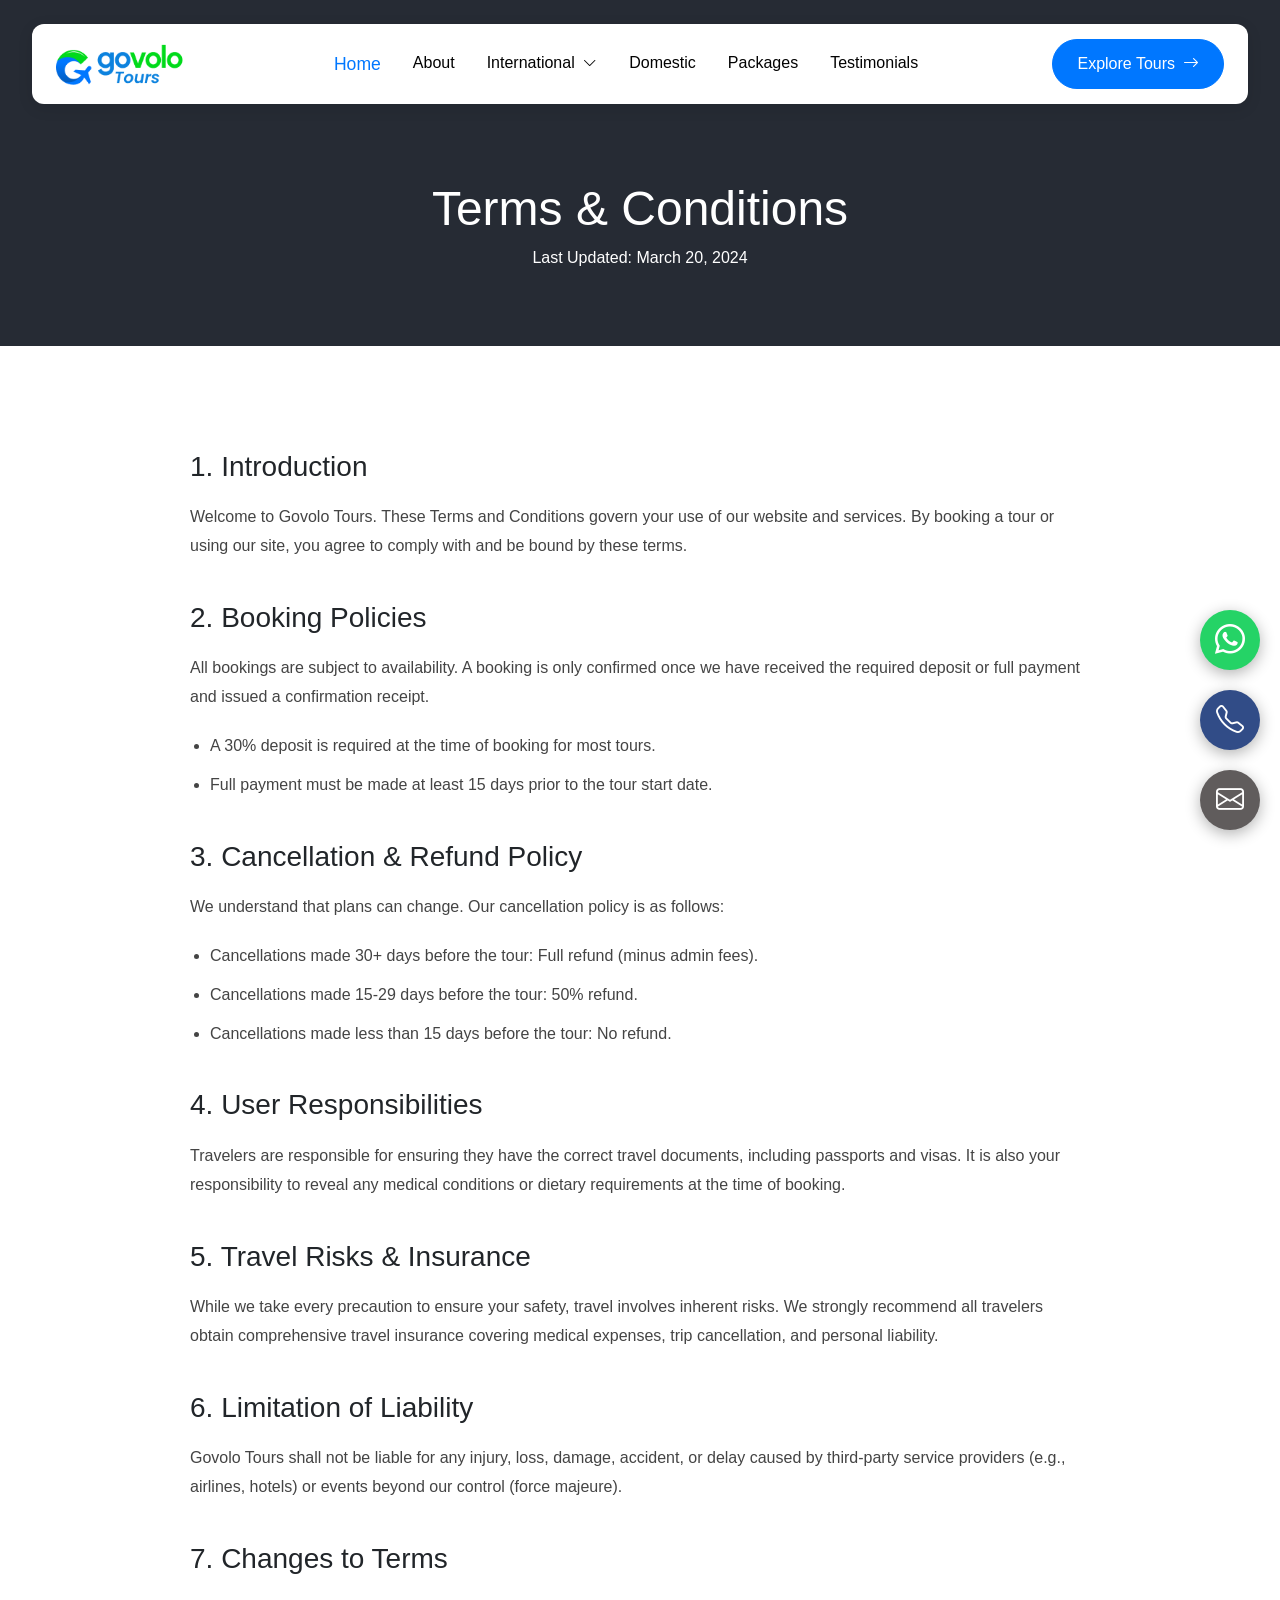
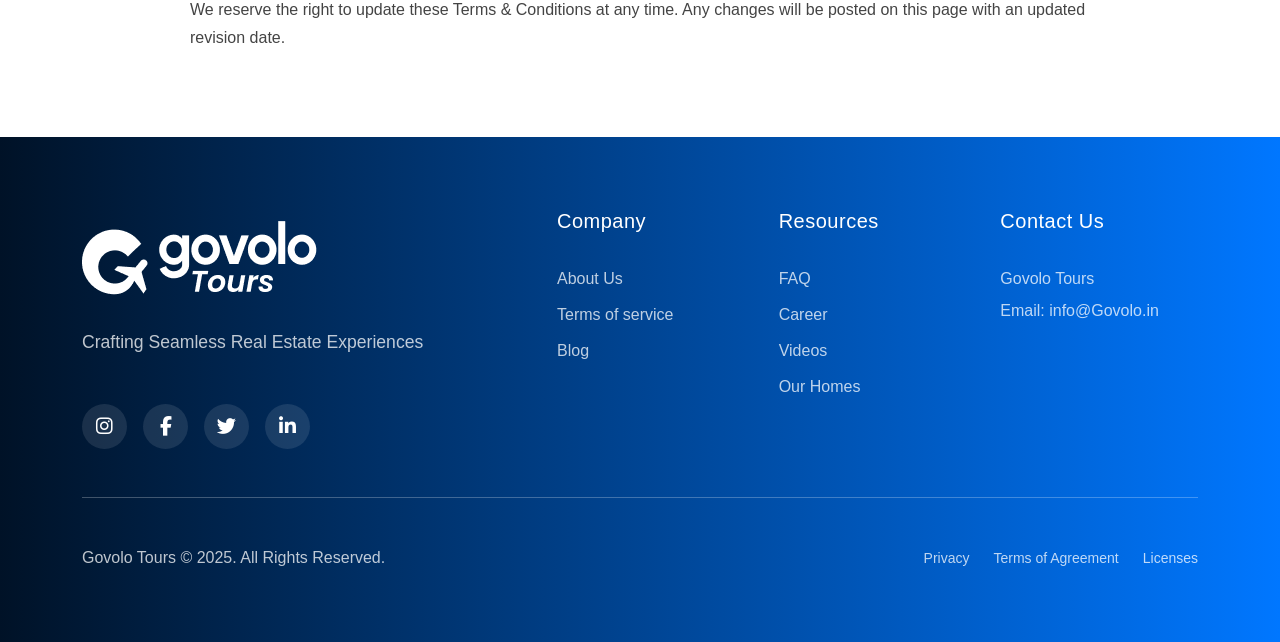
<file: terms-and-conditions.html>
<!DOCTYPE html>
<html lang="en">

<head>
    <meta charset="UTF-8">
    <meta name="viewport" content="width=device-width, initial-scale=1.0">
    <title>Terms & Conditions - Govolo Tours</title>
    <!-- Bootstrap 5 CSS -->
    <link href="https://cdn.jsdelivr.net/npm/bootstrap@5.3.2/dist/css/bootstrap.min.css" rel="stylesheet">
    <!-- Bootstrap Icons -->
    <link rel="stylesheet" href="https://cdn.jsdelivr.net/npm/bootstrap-icons@1.11.3/font/bootstrap-icons.min.css">
    <!-- Font Awesome -->
    <link rel="stylesheet" href="https://cdnjs.cloudflare.com/ajax/libs/font-awesome/6.4.2/css/all.min.css">
    <!-- Clash Grotesk Font -->
    <link href="https://api.fontshare.com/v2/css?f[]=clash-grotesk@400,500,600,700&display=swap" rel="stylesheet">
    <!-- AOS CSS -->
    <link href="https://unpkg.com/aos@2.3.4/dist/aos.css" rel="stylesheet">
    <!-- Custom CSS -->
    <link rel="stylesheet" href="style.css">
    <link rel="stylesheet" href="terms-and-conditions.css">
</head>

<body>

<div class="social-iconss">
        <a href="" target="_blank" rel="noopener noreferrer" class="whatsapp-float">
        <i class="bi bi-whatsapp"></i>
    </a>

    <a href="" target="_blank" rel="noopener noreferrer" class="telephone-float">
        <i class="bi bi-telephone"></i>
    </a>

    <a href="mailto:[EMAIL_ADDRESS]" target="_blank" rel="noopener noreferrer" class="email-float">
        <i class="bi bi-envelope"></i>
    </a>
</div>

    <!-- Desktop & Mobile Navbar -->
    <nav class="navbar navbar-expand-lg fixed-top custom-navbar">
        <div class="container-fluid px-3">
            <!-- Brand -->
            <a class="navbar-brand d-flex align-items-center" href="index.html">
                <img src="assets/Group_1.png" alt="Govolo Tours">
            </a>

            <!-- Mobile Toggle Button (Triggers Offcanvas Drawer) -->
            <button class="navbar-toggler border-0 shadow-none d-lg-none p-0" type="button" data-bs-toggle="offcanvas"
                data-bs-target="#mobileDrawer" aria-controls="mobileDrawer">
                <span class="navbar-toggler-icon"></span>
            </button>

            <!-- Desktop Menu -->
            <div class="collapse navbar-collapse d-none d-lg-flex" id="desktopNav">
                <ul class="navbar-nav mx-auto mb-2 mb-lg-0 gap-3">
                    <li class="nav-item">
                        <a class="nav-link active" aria-current="page" href="#">Home</a>
                    </li>
                    <li class="nav-item">
                        <a class="nav-link" href="#">About</a>
                    </li>
    
                    <!-- Multi-level Dropdown for Destinations -->
<li class="nav-item mega-parent ">
    <a class="nav-link mega-trigger" href="#">
        International 
        <i class="bi bi-chevron-down ms-1 small dropdown-icon"></i>
    </a>

    <!-- FULL WIDTH WRAPPER -->
    <div class="mega-menu mt-2">

        <!-- INNER CONTAINER (IMPORTANT) -->
        <div class="container">
            <div class="row">

                <!-- Asia -->
                <div class="col-lg-4">
                    <h6 class="mega-heading">Asia</h6>
                    <ul class="mega-list">
                        <li>Bali </li>
                        <li>Maldives </li>
                        <li>Thailand <span class="badge badge-budget">BUDGET</span></li>
                        <li>Dubai</li>
                        <li>Vietnam</li>
                    </ul>
                </div>

                <!-- Europe -->
                <div class="col-lg-4">
                    <h6 class="mega-heading">Europe</h6>
                    <ul class="mega-list">
                        <li>France</li>
                        <li>Switzerland</li>
                        <li>Spain<span class="badge badge-trending">TRENDING</span></li>
                        <li>Italy</li>
                        <li>Germany</li>
                    </ul>
                </div>

                <!-- Africa -->
                <div class="col-lg-4">
                    <h6 class="mega-heading">Africa</h6>
                    <ul class="mega-list">
                        <li>Kenya</li>
                        <li>South Africa</li>
                        <li>Egypt <span class="badge badge-trending">TRENDING</span></li>
                        <li>Morocco</li>

                        <!-- SINGLE VIEW ALL -->
                        <li class="mt-3">
                            <a href="/destinations/" class="view-all">
                                Explore 40+ Destinations →
                            </a>
                        </li>
                    </ul>
                </div>

            </div>
        </div>

    </div>
</li>
                    <li class="nav-item ">
                        <a class="nav-link" href="#" >
                            Domestic
                        </a>
                    </li>
                    <li class="nav-item ">
                        <a class="nav-link" href="#" >
                            Packages
                        </a>
                    </li>
                    <li class="nav-item">
                        <a class="nav-link" href="#">Testimonials</a>
                    </li>
                </ul>
                <div class="d-flex align-items-center">
                    <button class="btn btn-primary rounded-pill px-4 nav-explore-btn " type="button">Explore Tours <i
                            class="bi bi-arrow-right ms-2   align-text-bottom"></i></button>
                </div>
            </div>
        </div>
    </nav>




    <!-- Custom Mobile Drawer (Offcanvas) -->
    <div class="offcanvas offcanvas-start custom-mobile-drawer border-0 shadow-sm" tabindex="-1" id="mobileDrawer"
        aria-labelledby="mobileDrawerLabel">
        <div class="offcanvas-header border-bottom-0 mt-2 px-4">
            <h5 class="offcanvas-title" id="mobileDrawerLabel">
                <img src="assets/Group_1.png" alt="Govolo Tours" style="height: 36px; width: auto;">
            </h5>
            <button type="button" class="btn-close shadow-none p-2" data-bs-dismiss="offcanvas"
                aria-label="Close"></button>
        </div>
        <div class="offcanvas-body px-4 pt-1">
            <div class="accordion accordion-flush mobile-nav-accordion" id="mobileNavAccordion">
                <div class="nav-item mb-3">
                    <a class="nav-link active  fs-5" href="#">Home</a>
                </div>
                <div class="nav-item mb-3">
                    <a class="nav-link  fs-5" href="#">About</a>
                </div>
                <!-- Accordion for Mobile Dropdown (Clean/Modern integration) -->

                <!-- Nested Accordion for Destinations Mobile Dropdown -->
                <div class="accordion-item border-0 mb-3 bg-transparent">
                    <h2 class="accordion-header" id="headingDestinations">
                        <button class="accordion-button collapsed px-0 py-0 shadow-none bg-transparent fs-5"
                            type="button" data-bs-toggle="collapse" data-bs-target="#collapseDestinations"
                            aria-expanded="false" aria-controls="collapseDestinations">
                            International
                        </button>
                    </h2>
                    <div id="collapseDestinations" class="accordion-collapse collapse" aria-labelledby="headingDestinations"
                        data-bs-parent="#mobileNavAccordion">
                        <div class="accordion-body px-3 py-2 mt-2 border-start border-2 border-light">
                            <ul class="list-unstyled mb-0 d-flex flex-column gap-3">
                                <li class="accordion accordion-flush" id="nestedNavAccordionInt">
                                    <div class="accordion-item border-0 bg-transparent mb-0">
                                        <h2 class="accordion-header" id="headingInt">
                                            <button class="accordion-button collapsed px-0 py-1 shadow-none bg-transparent text-muted nav-sublink"
                                                type="button" data-bs-toggle="collapse" data-bs-target="#collapseInt"
                                                aria-expanded="false" aria-controls="collapseInt" style="font-size: 1rem;">
                                                Asia
                                            </button>
                                        </h2>
                                        <div id="collapseInt" class="accordion-collapse collapse" aria-labelledby="headingInt"
                                            data-bs-parent="#nestedNavAccordionInt">
                                            <div class="accordion-body px-3 py-1 mt-1 border-start border-1 border-light">
                                                <ul class="list-unstyled mb-0 d-flex flex-column gap-2">
                                                    <li><a href="#" class="text-decoration-none text-muted py-1 d-block nav-sublink" style="font-size: 0.95rem;">Bali</a></li>
                                                    <li><a href="#" class="text-decoration-none text-muted py-1 d-block nav-sublink" style="font-size: 0.95rem;">Maldives</a></li>
                                                    <li><a href="#" class="text-decoration-none text-muted py-1 d-block nav-sublink" style="font-size: 0.95rem;">Thailand</a></li>
                                                    <li><a href="#" class="text-decoration-none text-muted py-1 d-block nav-sublink" style="font-size: 0.95rem;">Vietnam</a></li>

                                                </ul>
                                            </div>
                                        </div>
                                    </div>



                                    <div class="accordion-item border-0 bg-transparent mb-0">
                                        <h2 class="accordion-header" id="headingInt">
                                            <button class="accordion-button collapsed px-0 py-1 shadow-none bg-transparent text-muted nav-sublink"
                                                type="button" data-bs-toggle="collapse" data-bs-target="#collapseeuro"
                                                aria-expanded="false" aria-controls="collapseInt" style="font-size: 1rem;">
                                                Europe
                                            </button>
                                        </h2>
                                        <div id="collapseeuro" class="accordion-collapse collapse" aria-labelledby="headingInt"
                                            data-bs-parent="#nestedNavAccordionInt">
                                            <div class="accordion-body px-3 py-1 mt-1 border-start border-1 border-light">
                                                <ul class="list-unstyled mb-0 d-flex flex-column gap-2">
                                                    <li><a href="#" class="text-decoration-none text-muted py-1 d-block nav-sublink" style="font-size: 0.95rem;">France</a></li>
                                                    <li><a href="#" class="text-decoration-none text-muted py-1 d-block nav-sublink" style="font-size: 0.95rem;">Switzerland</a></li>
                                                    <li><a href="#" class="text-decoration-none text-muted py-1 d-block nav-sublink" style="font-size: 0.95rem;">Italy</a></li>
                                                    <li><a href="#" class="text-decoration-none text-muted py-1 d-block nav-sublink" style="font-size: 0.95rem;">Spain</a></li>
                                                </ul>
                                            </div>
                                        </div>
                                    </div>



                                    <div class="accordion-item border-0 bg-transparent mb-0">
                                        <h2 class="accordion-header" id="headingInt">
                                            <button class="accordion-button collapsed px-0 py-1 shadow-none bg-transparent text-muted nav-sublink"
                                                type="button" data-bs-toggle="collapse" data-bs-target="#collapseafr"
                                                aria-expanded="false" aria-controls="collapseInt" style="font-size: 1rem;">
                                                Africa
                                            </button>
                                        </h2>
                                        <div id="collapseafr" class="accordion-collapse collapse" aria-labelledby="headingInt"
                                            data-bs-parent="#nestedNavAccordionInt">
                                            <div class="accordion-body px-3 py-1 mt-1 border-start border-1 border-light">
                                                <ul class="list-unstyled mb-0 d-flex flex-column gap-2">
                                                    <li><a href="#" class="text-decoration-none text-muted py-1 d-block nav-sublink" style="font-size: 0.95rem;">Kenya</a></li>
                                                    <li><a href="#" class="text-decoration-none text-muted py-1 d-block nav-sublink" style="font-size: 0.95rem;">South Africa</a></li>
                                                    <li><a href="#" class="text-decoration-none text-muted py-1 d-block nav-sublink" style="font-size: 0.95rem;">Egypt</a></li>
                                                    <li><a href="#" class="text-decoration-none text-muted py-1 d-block nav-sublink" style="font-size: 0.95rem;">Morocco</a></li>

                                                </ul>
                                            </div>
                                        </div>
                                    </div>



                                </li>




                            </ul>
                        </div>
                    </div>
                </div>


                
                                <div class="nav-item mb-3">
                    <a class="nav-link active fs-5" href="#">Domestic</a>
                </div>

                


                <div class="nav-item mb-3">
                    <a class="nav-link active fs-5" href="#">Packages</a>
                </div>


                <div class="nav-item mb-3">
                    <a class="nav-link  fs-5" href="#">Testimonials</a>
                </div>
            </div>

            <button
                class="btn btn-primary rounded-pill w-100 py-3 mt-4 fs-6  d-flex align-items-center justify-content-center mobile-explore-btn"
                type="button">
                Explore Tours <i class="bi bi-arrow-right ms-2"></i>
            </button>
        </div>
    </div>



    <!-- Legal Header -->
    <header class="legal-header">
        <div class="container" data-aos="fade-up">
            <h1>Terms & Conditions</h1>
            <p class="text-muted">Last Updated: March 20, 2024</p>
        </div>
    </header>

    <!-- Legal Content -->
    <section class="legal-content-section">
        <div class="container">
            <div class="legal-text-box" data-aos="fade-up">
                <h2>1. Introduction</h2>
                <p>Welcome to Govolo Tours. These Terms and Conditions govern your use of our website and services. By booking a tour or using our site, you agree to comply with and be bound by these terms.</p>

                <h2>2. Booking Policies</h2>
                <p>All bookings are subject to availability. A booking is only confirmed once we have received the required deposit or full payment and issued a confirmation receipt.</p>
                <ul>
                    <li>A 30% deposit is required at the time of booking for most tours.</li>
                    <li>Full payment must be made at least 15 days prior to the tour start date.</li>
                </ul>

                <h2>3. Cancellation & Refund Policy</h2>
                <p>We understand that plans can change. Our cancellation policy is as follows:</p>
                <ul>
                    <li>Cancellations made 30+ days before the tour: Full refund (minus admin fees).</li>
                    <li>Cancellations made 15-29 days before the tour: 50% refund.</li>
                    <li>Cancellations made less than 15 days before the tour: No refund.</li>
                </ul>

                <h2>4. User Responsibilities</h2>
                <p>Travelers are responsible for ensuring they have the correct travel documents, including passports and visas. It is also your responsibility to reveal any medical conditions or dietary requirements at the time of booking.</p>

                <h2>5. Travel Risks & Insurance</h2>
                <p>While we take every precaution to ensure your safety, travel involves inherent risks. We strongly recommend all travelers obtain comprehensive travel insurance covering medical expenses, trip cancellation, and personal liability.</p>

                <h2>6. Limitation of Liability</h2>
                <p>Govolo Tours shall not be liable for any injury, loss, damage, accident, or delay caused by third-party service providers (e.g., airlines, hotels) or events beyond our control (force majeure).</p>

                <h2>7. Changes to Terms</h2>
                <p>We reserve the right to update these Terms & Conditions at any time. Any changes will be posted on this page with an updated revision date.</p>
            </div>
        </div>
    </section>

 <footer class="footer-section text-white py-5 " >
        <div class="container py-4">
            <div class="row g-4 gy-5">
                <!-- Left Column: Logo & Description -->
                <div class="col-lg-5">
                    <div class="footer-logo mb-4">
                        <img src="assets/footerlogo.png" alt="Govolo Tours Logo" class="img-fluid  rounded-2" style="max-height: 120px;">
                    </div>
                    <p class="footer-desc text-white pe-lg-5 mb-5 opacity-75">
Crafting Seamless Real Estate Experiences
                    </p>
                    <!-- Social Icons -->
                    <div class="social-links d-flex gap-3 mt-4">
                        <a href="#" class="social-icon text-white"><i class="fab fa-instagram"></i></a>
                        <a href="#" class="social-icon text-white"><i class="fab fa-facebook-f"></i></a>
                        <a href="#" class="social-icon text-white"><i class="fab fa-twitter"></i></a>
                        <a href="#" class="social-icon text-white"><i class="fab fa-linkedin-in"></i></a>
                        <!-- <a href="#" class="social-icon text-white"><i class="fab fa-youtube"></i></a> -->
                    </div>
                </div>

                <!-- Right Column: Navigation Links -->
                <div class="col-lg-7">
                    <div class="row g-4">
                        <div class="col-md-4">
                            <h5 class="nav-heading mb-4">Company</h5>
                            <ul class="list-unstyled footer-links">
                                <li><a href="#" class="text-white text-decoration-none">About Us</a></li>
                                <li><a href="#" class="text-white text-decoration-none">Terms of service</a></li>
                                <li><a href="#" class="text-white text-decoration-none">Blog</a></li>
                            </ul>
                        </div>
                        <div class="col-md-4">
                            <h5 class="nav-heading mb-4">Resources</h5>
                            <ul class="list-unstyled footer-links">
                                <li><a href="#" class="text-white text-decoration-none">FAQ</a></li>
                                <li><a href="#" class="text-white text-decoration-none">Career</a></li>
                                <li><a href="#" class="text-white text-decoration-none">Videos</a></li>
                                <li><a href="#" class="text-white text-decoration-none">Our Homes</a></li>
                            </ul>
                        </div>
                        <div class="col-md-4">
                            <h5 class="nav-heading mb-4">Contact Us</h5>
                            <p class="mb-2 opacity-75">Govolo Tours</p>
                            <p class="mb-0 opacity-75">Email: info@Govolo.in</p>
                        </div>
                    </div>
                </div>
            </div>

            <hr class="footer-divider my-5 ">

            <div class="row align-items-center gy-3 text-center text-md-start">
                <div class="col-md-6">
                    <p class="copyright mb-0 opacity-75">Govolo Tours &copy; 2025. All Rights Reserved.</p>
                </div>
                <div class="col-md-6">
                    <div class="d-flex justify-content-center justify-content-md-end gap-4 footer-legal-links">
                        <a href="#" class="text-white text-decoration-none small opacity-75">Privacy</a>
                        <a href="#" class="text-white text-decoration-none small opacity-75">Terms of Agreement</a>
                        <a href="#" class="text-white text-decoration-none small opacity-75">Licenses</a>
                    </div>
                </div>
            </div>
        </div>
    </footer>



    <!-- Scripts -->
    <script src="https://cdnjs.cloudflare.com/ajax/libs/jquery/3.7.1/jquery.min.js"></script>
    <script src="https://unpkg.com/aos@2.3.4/dist/aos.js"></script>
    <script src="https://cdn.jsdelivr.net/npm/bootstrap@5.3.2/dist/js/bootstrap.bundle.min.js"></script>
    
    <script>
        AOS.init();
        $(window).scroll(function () {
            if ($(this).scrollTop() > 50) {
                $('.custom-navbar').addClass('navbar-scrolled');
            } else {
                $('.custom-navbar').removeClass('navbar-scrolled');
            }
        });
    </script>
</body>

</html>
</file>
<file: style.css>
/* Color Variables */
:root {
    --primary-blue: #0077FF;
    --navbar-bg: #fff9f9c6;
    --pure-white: #FFFFFF;
    --hover-blue: #2f8bf5;
    --light-gray: #f8f9fa;
    --text-dark: #212529;
}

body {
    font-family: 'Clash Grotesk', sans-serif;
    margin: 0;
    padding: 0;
    overflow-x: hidden;
    color: var(--text-dark);
}

/* Typography Overrides */
h1,
h2,
h3,
h4,
h5,
h6 {
    font-weight: 600;
}

/* ===== Reusable Section Headings ===== */
.section-subtitle {
    font-size: 1.1rem;
    font-weight: 400;
    color: #113D48;
    margin-bottom: 0.5rem;
    font-family: 'Clash Grotesk', sans-serif;
}

.section-title {
    font-size: 42px;
    letter-spacing: -1.5px;
    font-weight: 500;
    color: var(--primary-blue);
    line-height: 1.2;
    margin-bottom: 0;
    font-family: 'Clash Grotesk', sans-serif;
}

@media (max-width: 991px) {
    .section-title {
        font-size: 2.5rem;
    }
}

.text-primary {
    color: var(--primary-blue) !important;
}

.bg-primary {
    background-color: var(--primary-blue) !important;
}

.btn-primary {
    background-color: var(--primary-blue);
    border-color: var(--primary-blue);
}

.btn-primary:hover,
.btn-primary:focus {
    background-color: var(--hover-blue);
    border-color: var(--hover-blue);
}

.text-info {
    color: #40c4ff !important;
}




.navbar-brand img {
    height: clamp(2.5rem, 4vw, 3.5rem);
    width: auto;
}


.custom-navbar {
    /* background-color: var(--navbar-bg); */
    /* background-color: transparent;

    backdrop-filter: blur(0px); */


    background-color: #ffffff !important;
    backdrop-filter: none !important;
    box-shadow: 0 4px 15px rgba(0, 0, 0, 0.1) !important;


    border-radius: 12px;
    margin: 1.5rem auto;
    width: 95%;
    max-width: 1400px;
    padding: 0.6rem 0.5rem;
    box-shadow: 0 4px 15px rgba(0, 0, 0, 0.05);
    transition: all 0.3s ease;

}

/* Scrolled Navbar Style */
.custom-navbar.navbar-scrolled {
    background-color: #ffffff !important;
    backdrop-filter: none !important;
    box-shadow: 0 4px 15px rgba(0, 0, 0, 0.1) !important;
}

.custom-navbar.navbar-scrolled .nav-link {
    color: #000000 !important;
}

.custom-navbar.navbar-scrolled .navbar-toggler-icon {
    filter: none !important;
}

/* Ensure default toggler is white */
/* .navbar-toggler-icon {
    filter: invert(1) brightness(200%);
    transition: filter 0.3s ease;
} */



@media (max-width: 991px) {
    .custom-navbar {
        padding: 0.5rem 0.5rem;
        margin: 1rem auto;
        border-radius: 10px;
    }
}

.navbar-nav .nav-link {
    color: #020202;
    font-weight: 400;
    font-size: 1rem;
    transition: color 0.5s ease-in-out;
}

.navbar-nav .nav-link:hover {
    color: var(--primary-blue) !important;

}

.navbar-nav .nav-link.active {
    color: var(--primary-blue) !important;
    font-size: 1.1rem;
}

.govolo-brand {
    color: var(--text-dark);
    letter-spacing: -0.5px;
}

.dropdown-icon {
    vertical-align: middle;
    transition: transform 0.2s;
}

@media (min-width: 992px) {
    .hover-dropdown:hover>.dropdown-menu {
        display: block;
        margin-top: 0;
        animation: fadeIn 0.15s ease-in-out;
    }

    .hover-dropdown-submenu>.dropdown-menu {
        top: 0;
        left: 100%;
        margin-top: -1px;
    }

    .hover-dropdown-submenu:hover>.dropdown-menu {
        display: block;
        animation: fadeIn 0.15s ease-in-out;
    }

    .hover-dropdown:hover>.nav-link .dropdown-icon {
        transform: rotate(180deg);
    }
}

.dropdown-submenu {
    position: relative;
}

@keyframes fadeIn {
    from {
        opacity: 0;
        transform: translateY(5px);
    }

    to {
        opacity: 1;
        transform: translateY(0);
    }
}

.dropdown-menu {
    border-radius: 8px;
    box-shadow: 0 4px 15px rgba(0, 0, 0, 0.08);
    border: 1px solid rgba(0, 0, 0, 0.05);
    padding: 0.5rem 0;
    min-width: 200px;
    /* z-index: 100; */
}

.dropdown-item {
    font-weight: 500;
    font-size: 0.95rem;
    padding: 0.5rem 1.25rem;
    color: #444;
    transition: all 0.2s;
    border-radius: 8px !important;
    /* background-color: red !important; */
}

.dropdown-item:hover {
    background-color: rgba(0, 119, 255, 0.05);
    color: var(--primary-blue);
}



.nav-explore-btn {
    font-weight: 400 !important;
    font-size: 16px !important;
    display: flex;
    padding: 12px;
    align-items: center;
    justify-content: center;
    align-self: center;

    font-family: 'Clash Grotesk', sans-serif !important;

}

.custom-mobile-drawer {
    width: 85% !important;
    max-width: 380px;
    border-top-right-radius: 16px;
    border-bottom-right-radius: 16px;
    background-color: var(--pure-white);
    /* background-color: transparent; */
    backdrop-filter: blur(20px);

}

.custom-mobile-drawer .nav-link {
    padding-left: 0;
    color: #111;
}

.accordion-button::after {
    background-size: 1rem;
    color: var(--text-dark);
}

.accordion-button:not(.collapsed)::after {
    filter: brightness(0) saturate(100%) invert(32%) sepia(87%) saturate(3089%) hue-rotate(204deg) brightness(101%) contrast(106%);
}

.accordion-button:not(.collapsed) {
    color: var(--primary-blue);
    background-color: transparent;
    box-shadow: none;
}

.nav-sublink {
    font-size: 1rem;
    transition: color 0.2s;
}

.nav-sublink:hover {
    color: var(--primary-blue) !important;
}















/* =========================
   FULL WIDTH MEGA MENU
========================= */

/* =========================
   MEGA MENU — CLEAN & MINIMAL
========================= */

.mega-menu {
    position: absolute;
    top: calc(100% + 6px);
    left: 0;
    width: 100%;
    background: #fff;
    padding: 32px 0;
    border-radius: 16px;
    box-shadow: 0 8px 32px rgba(0, 0, 0, 0.08);

    opacity: 0;
    visibility: hidden;
    transform: translateY(6px);
    transition: opacity 0.22s ease, transform 0.22s ease, visibility 0.22s;
    z-index: 9999;
}

@media (min-width: 992px) {
    .mega-parent:hover .mega-menu {
        opacity: 1;
        visibility: visible;
        transform: translateY(0);
    }
}

.mega-parent::after {
    content: "";
    position: absolute;
    top: 100%;
    left: 0;
    width: 100%;
    height: 16px;
}

/* =========================
   COLUMNS
========================= */

.mega-menu .col-lg-4 {
    padding: 0 40px;
    border-right: 1px solid #f0f0f0;
}

.mega-menu .col-lg-4:last-child {
    border-right: none;
}

/* =========================
   REGION HEADING
========================= */

.mega-heading {
    font-size: 14px;
    font-weight: 800 !important;
    letter-spacing: 0.1em;
    text-transform: uppercase;
    color: #383b3f;
    margin-bottom: 16px;
    display: flex;
    align-items: center;
    gap: 7px;

    /* Slide-in animation on menu open */
    opacity: 0;
    transform: translateY(-4px);
    transition: opacity 0.3s ease, transform 0.3s ease;

}

.mega-parent:hover .mega-heading {
    opacity: 1;
    transform: translateY(0);
}

/* Globe / map icon before heading */
.mega-heading::before {
    content: "";
    display: inline-block;
    width: 15px;
    height: 15px;
    background-image: url("data:image/svg+xml,%3Csvg xmlns='http://www.w3.org/2000/svg' viewBox='0 0 24 24' fill='none' stroke='%236b7280' stroke-width='2' stroke-linecap='round' stroke-linejoin='round'%3E%3Ccircle cx='12' cy='12' r='10'/%3E%3Cpath d='M2 12h20M12 2a15.3 15.3 0 0 1 4 10 15.3 15.3 0 0 1-4 10 15.3 15.3 0 0 1-4-10 15.3 15.3 0 0 1 4-10z'/%3E%3C/svg%3E");
    background-size: cover;
    background-repeat: no-repeat;
    flex-shrink: 0;
}

/* Stagger heading animations per column */
.mega-menu .col-lg-4:nth-child(1) .mega-heading { transition-delay: 0.05s; }
.mega-menu .col-lg-4:nth-child(2) .mega-heading { transition-delay: 0.1s; }
.mega-menu .col-lg-4:nth-child(3) .mega-heading { transition-delay: 0.15s; }

/* =========================
   DESTINATION LIST
========================= */

.mega-list {
    list-style: none;
    padding: 0;
    margin: 0;
}

.mega-list li {
    font-size: 14.5px;
    color: #1f2937;
    padding: 7px 0;
    display: flex;
    align-items: center;
    gap: 8px;
    cursor: pointer;
    border-radius: 6px;
    transition: color 0.15s ease, transform 0.15s ease;
    line-height: 1.4;
}

.mega-list li:hover {
    color: #2563eb;
    transform: translateX(3px);
}

/* =========================
   BADGES
========================= */

.badge {
    font-size: 10px;
    font-weight: 500;
    padding: 4px 8px;
    border-radius: 20px;
    letter-spacing: 0.03em;
    flex-shrink: 0;
}

.badge-trending {
    background: #edf5fb !important;
    color: var(--primary-blue) !important;
}

.badge-honeymoon {
    background: #fce7f3;
    color: #be185d;
}

.badge-budget {
    background: #fef3c7;
    color: #92400e;
}

/* =========================
   VIEW ALL LINK
========================= */

/* .mega-list li:last-child {
    margin-top: 6px;
    padding-top: 12px;
    border-top: 1px solid #f3f4f6;
} */

.view-all {
    font-size: 13px;
    font-weight: 600;
    color: #2563eb;
    text-decoration: none;
    transition: gap 0.15s ease;
    display: inline-flex;
    align-items: center;
    gap: 4px;
}

.view-all:hover {
    color: #1d4ed8;
    gap: 7px;
}

/* =========================
   DROPDOWN ICON ROTATION
========================= */

.dropdown-icon {
    display: inline-block;
    transition: transform 0.22s ease;
}

.mega-parent:hover .dropdown-icon {
    transform: rotate(180deg);
}





/* ===== Hero Section ===== */
.hero-section {
    min-height: 100svh !important;
}

.hero-content-box {
    text-shadow: 0 2px 8px rgba(0, 0, 0, 0.25);
}

.hero-subtitle {
    letter-spacing: 0.5px;
    opacity: 0.95;
    font-size: 18px;
    font-weight: 400 !important;
}

.hero-title {
    letter-spacing: -1px;
    font-weight: 500 !important;
    font-size: 4rem;
}

.action-btn {
    font-weight: 400 !important;
    transition: all 0.3s ease;
}

.hover-fill:hover {
    background-color: var(--pure-white) !important;
    color: var(--text-dark) !important;
    border-color: var(--pure-white) !important;
}






.slider-bg-container {
    background-color: #000;
    /* Prevent white flash behind images */
}

/* .slider-bg {
    position: absolute;
    top: 0;
    left: 0;
    width: 100%;
    height: 100%;
    background-size: cover;
    background-position: center;
    background-repeat: no-repeat;
    opacity: 0;
    transition: opacity 1s ease-in-out;
    z-index: 0;
    pointer-events: none;
} */



.slider-bg {
    position: absolute;
    top: 0;
    left: 0;
    width: 100%;
    height: 100%;

    object-fit: cover;

    opacity: 0;
    transition: opacity 1s ease-in-out;
    z-index: 0;
    pointer-events: none;
}

.slider-bg::after {
    content: '';
    position: absolute;
    top: 0;
    left: 0;
    width: 100%;
    height: 100%;
    background: linear-gradient(0deg, rgba(13, 13, 13, 0.5) 0%, rgba(39, 39, 39, 0.392) 50%, rgba(31, 30, 30, 0.529) 100%);
    z-index: 1;
}

.slider-bg.active {
    opacity: 1;
    z-index: 2;
}

/* ===== Slider Arrows Controls (Vertical Stack) ===== */
.pointer-events-none {
    pointer-events: none;
}

.pointer-events-auto {
    pointer-events: auto;
}

.slider-circle {
    width: 50px;
    height: 50px;
    background: rgba(255, 255, 255, 0.1);
    /* Frosted glass look */
    backdrop-filter: blur(8px);
    transition: all 0.3s;
    color: rgba(255, 255, 255, 0.85);
    border-color: rgba(255, 255, 255, 0.4) !important;
}

.slider-circle:hover {
    background: rgba(255, 255, 255, 0.25);
    transform: scale(1.05);
    color: #fff;
    border-color: #fff !important;
}

.track-line,
.track-indicator {
    transition: all 0.5s cubic-bezier(0.25, 0.8, 0.25, 1);
}







.filter-bar-wrapper {
    bottom: 2rem;
}

@media (min-width: 992px) {
    .filter-container {
        max-width: 1100px;
    }
}

.filter-bar {
    background-color: var(--pure-white);
    border-radius: 1rem !important;
}

.filter-label {
    letter-spacing: 0.5px;
    font-size: 0.75rem;
}

@media (max-width: 1199px) {

    /* Adjust for large tablets / small desktops */
    .filter-item {
        padding-left: 0.75rem !important;
        padding-right: 0.75rem !important;
    }

    .filter-item i {
        font-size: 1.1rem !important;
    }

    .custom-filter-dropdown .btn {
        font-size: 0.9rem !important;
    }

    .search-btn {
        padding: 0.5rem 1rem !important;
        font-size: 0.95rem !important;
        font-weight: 400 !important;
    }
}

@media (max-width: 991px) {

    /* Tablets */
    .filter-item {
        padding-left: 0.5rem !important;
        padding-right: 0.5rem !important;
    }

    .custom-filter-dropdown .btn {
        font-size: 0.8rem !important;
    }

    .filter-item i.bi-geo-alt,
    .filter-item i.bi-bicycle,
    .filter-item i.bi-clock {
        display: none !important;
        /* hide icon on real tight spaces if needed, or just make them smaller */
    }

    .filter-bar {
        padding: 0.5rem 0.5rem 0.5rem 1rem !important;
    }
}





.custom-filter-dropdown .dropdown-toggle::after {
    display: none;
    /* Hide default bootstrap arrow */
}

.custom-filter-dropdown .dropdown-menu {
    border-radius: 12px;
    box-shadow: 0 10px 30px rgba(0, 0, 0, 0.1) !important;
}

.custom-filter-dropdown .dropdown-item {
    font-size: 0.95rem;
    color: #444;
    padding: 0.6rem 1.2rem;
    transition: all 0.2s ease-in-out;
    background-color: var(--pure-white);
}

.custom-filter-dropdown .dropdown-item:hover,
.custom-filter-dropdown .dropdown-item:focus {
    background-color: var(--primary-blue) !important;
    color: var(--pure-white) !important;
}

.border-light {
    border-color: rgba(0, 0, 0, 0.08) !important;
}













/* ===== Tour Categories Section ===== */
.tour-categories-section {
    position: relative;
    z-index: 0;
}





.custom-arch-carousel .item {
    padding-top: 30px;
    padding-bottom: 70px;
}

.custom-arch-carousel .category-card {
    text-align: center;
    transition: transform 0.8s cubic-bezier(0.25, 0.8, 0.25, 1), opacity 0.8s ease;
    transform: translateY(60px) scale(0.85);
    opacity: 0;
}

.custom-arch-carousel .category-card img {
    border-radius: 20px;
    aspect-ratio: 1 / 1;
    object-fit: cover;
    width: 100%;
    box-shadow: 0 15px 35px rgba(0, 0, 0, 0.1);
    transition: all 0.6s cubic-bezier(0.25, 0.8, 0.25, 1);
}

.category-title {
    font-weight: 500;
    font-size: 1.4rem;
    color: var(--text-dark);
    letter-spacing: -0.5px;
}

.category-link {
    display: inline-block;
    color: var(--primary-blue);
    font-size: 0.9rem;
    font-weight: 500;
    text-decoration: underline;
    text-underline-offset: 6px;
    text-transform: capitalize;
    transition: color 0.2s;
}

.category-link:hover {
    color: var(--hover-blue);
}

/* Arch CSS Logic using dynamic classes added via JS */
.custom-arch-carousel .owl-item.item-center .category-card {
    transform: translateY(0px) scale(1.15);
    /* Highest in the arch */
    opacity: 1;
    z-index: 5;
    position: relative;
}

.custom-arch-carousel .owl-item.item-left-1 .category-card {
    transform: translateY(30px) scale(0.95) rotate(-4deg);
    opacity: 0.95;
    z-index: 4;
    position: relative;
}

.custom-arch-carousel .owl-item.item-left-2 .category-card {
    transform: translateY(70px) scale(0.8) rotate(-8deg);
    opacity: 0.8;
    z-index: 3;
    position: relative;
}

.custom-arch-carousel .owl-item.item-right-1 .category-card {
    transform: translateY(30px) scale(0.95) rotate(4deg);
    opacity: 0.95;
    z-index: 4;
    position: relative;
}

.custom-arch-carousel .owl-item.item-right-2 .category-card {
    transform: translateY(70px) scale(0.8) rotate(8deg);
    opacity: 0.8;
    z-index: 3;
    position: relative;
}

/* Base fallback for invisible/distant items */
.custom-arch-carousel .owl-item:not(.active) .category-card {
    transform: translateY(120px) scale(0.7);
    opacity: 0;
}

/* Custom Dots for Carousel */
.custom-arch-carousel .owl-dots {
    display: none !important;
}

.custom-arch-dots {
    margin-top: -10px;
    padding-bottom: 20px;
}

.custom-dot {
    width: 14px;
    height: 14px;
    border-radius: 50%;
    border: 2px solid #ccc;
    background: transparent;
    display: block;
    transition: all 0.3s ease;
    margin: 0 !important;
    padding: 0;
    cursor: pointer;
    outline: none !important;
}

.custom-dot.active {
    border-color: var(--primary-blue);
    background: var(--primary-blue);
}







/* ===== Plan Your Trip Section ===== */
.plan-trip-section {
    background-color: #DBECFF;
}



.plan-desc {
    font-size: 18px;
    line-height: 26px;
    color: #000000;
    font-weight: 400;
}

.feature-title {
    color: #113D48;
    font-weight: 500;
    /* matching reference typography dark tone */
}

.future-title+p {
    color: #000000;
    font-size: 16px;
    font-weight: 400;
}

.plan-btn {
    font-weight: 400 !important;
    font-size: 1rem;
    padding-left: 1.5rem !important;
    padding-right: 1.5rem !important;
}

.custom-dot:hover {
    border-color: var(--primary-blue);
}

/* ===== Top Destinations Section ===== */
.top-destinations-section {
    background-color: #ffffff;
}

.destinations-grid {
    display: grid;
    grid-template-columns: repeat(12, 1fr);
    grid-auto-rows: 240px;
    gap: 20px;
}

.dest-card {
    position: relative;
    border-radius: 20px;
    overflow: hidden;
    cursor: pointer;
    box-shadow: 0 10px 30px rgba(0, 0, 0, 0.08);
}

.dest-card img {
    width: 100%;
    height: 100%;
    object-fit: cover;
    transition: transform 0.4s cubic-bezier(0.25, 0.8, 0.25, 1);
}

.dest-card:hover img {
    transform: scale(1.08);
    /* Hover effect applied universally here */
}

.dest-overlay {
    position: absolute;
    bottom: 0;
    left: 0;
    width: 100%;
    height: 100%;
    background: linear-gradient(to top, rgba(0, 0, 0, 0.8) 0%, rgba(0, 0, 0, 0) 40%);
    display: flex;
    align-items: flex-end;
    padding: 25px;
    pointer-events: none;
}

.dest-title {
    color: #ffffff;
    font-size: 1.5rem;
    font-weight: 400;
    margin: 0;
    letter-spacing: 0.5px;
}

/* Specific Grid Spans for Desktop Masonry */
.dest-vietnam {
    grid-column: span 3;
    grid-row: span 1;
}

.dest-amsterdam {
    grid-column: span 3;
    grid-row: span 2;
}

.dest-oldrain {
    grid-column: span 4;
    grid-row: span 1;
}

.dest-paris {
    grid-column: span 2;
    grid-row: span 2;
}

.dest-water {
    grid-column: span 3;
    grid-row: span 1;
}

.dest-oceana {
    grid-column: span 2;
    grid-row: span 1;
}

.dest-greece {
    grid-column: span 2;
    grid-row: span 1;
}

/* Responsive adjustments */
@media (max-width: 991px) {
    .destinations-grid {
        grid-template-columns: repeat(6, 1fr);
        grid-auto-rows: 220px;
    }

    .dest-vietnam {
        grid-column: span 3;
    }

    .dest-amsterdam {
        grid-column: span 3;
    }

    .dest-oldrain {
        grid-column: span 6;
    }

    .dest-paris {
        grid-column: span 3;
    }

    .dest-water {
        grid-column: span 3;
    }

    .dest-oceana {
        grid-column: span 3;
    }

    .dest-greece {
        grid-column: span 3;
    }
}

@media (max-width: 767px) {
    .destinations-grid {
        display: flex;
        flex-direction: column;
    }

    .dest-card {
        height: 250px;
    }

    .dest-amsterdam,
    .dest-paris {
        height: 350px;
        /* Preserve tall look slightly on mobile */
    }
}




/* Mobile filter button */
.mobile-filter-btn {
    transition: transform 0.2s ease, box-shadow 0.2s ease;
}

.mobile-filter-btn:active {
    transform: scale(0.95);
}

/* Adjust title sizes on mobile */
@media (max-width: 991px) {
    .hero-title {
        font-size: 2.5rem;
    }
}

/* ===== Recent Packages Section ===== */
.recent-packages-section {
    background-color: #DBECFF;
    /* Light blue matching the reference */
}

.package-card {
    transition: transform 0.3s ease, box-shadow 0.3s ease;
    border: none;
    box-shadow: 0 10px 40px rgba(0, 0, 0, 0.05);
    /* very soft shadow */
}

.package-card:hover {
    transform: translateY(-8px);
    box-shadow: 0 15px 50px rgba(0, 0, 0, 0.1);
}

.package-img {
    height: 320px;
    width: 100%;
    border-radius: 30px !important;
}

.package-img img {

    border-radius: 0px 0px 15px 15px !important;
}

.package-title {
    color: #0A0A0A;
    letter-spacing: -0.5px;
    font-weight: 500 !important;
}

.price {
    font-weight: 500 !important;
}

.package-meta {
    border-color: rgba(0, 0, 0, 0.08) !important;
}

.package-meta span {
    display: flex;
    align-items: center;
    gap: 4px;
}

/* Specific precise styling for View Tour button font weight */
.package-btn {
    font-weight: 400 !important;
    font-size: 0.95rem;
    padding-left: 1.5rem !important;
    padding-right: 1.5rem !important;
}

.btn-see-all {
    transition: color 0.2s ease, border-color 0.2s ease;
}

.btn-see-all:hover {
    color: var(--primary-blue) !important;
    border-color: var(--primary-blue) !important;
}











/* ===== Special Offer Section ===== */
/* .special-offer-img {
    height: 100%;
    display: block;
    max-height: 500px;
    
  
    border: 2px solid red;
} */

.special-offer-img {
    display: block;
    width: 100%;
    height: 100%;
    object-fit: cover;
    max-height: 500px;

}



/* .special-offer-section .row .col-lg-4{
    border: 3px solid red;
}

.special-offer-section .row .col-lg-3{
    border: 3px solid red;
}

.special-offer-section .row .col-lg-5{
    border: 3px solid red;
} */


@media (min-width: 992px) {
    .special-offer-img {
        max-height: 500px;
    }
}

.offer-img {
    width: 100%;
    max-width: 380px;
    border-radius: 12px;
}

.airplane-icon-fixed {
    width: clamp(140px, 18vw, 260px);
    bottom: -100px;
    left: -100px;
    transform: rotate(15deg);

    /* border: 2px solid red !important; */
}

@media (max-width: 767px) {
    .airplane-icon-fixed {
        right: -10px;
        bottom: -15px;
        width: 35px;
    }
}



/* ===== Testimonial Section ===== */
.testimonial-section {
    background-color: #DBECFF;
    /* Light blue similar to reference */
}

.testimonial-card {
    transition: transform 0.3s ease, box-shadow 0.3s ease;
    border: none;
    box-shadow: 0 10px 40px rgba(0, 0, 0, 0.05);
    margin-top: 45px;
    padding: 2.5rem 1.5rem 2rem !important;
    /* Matches reference proportions */
    display: flex;
    flex-direction: column;
}

.testimonial-card:hover {
    transform: translateY(-8px);
    box-shadow: 0 15px 50px rgba(0, 0, 0, 0.1);
}

.testimonial-img-wrapper img {
    width: 100px !important;
    height: 100px !important;
    border-radius: 50%;
    object-fit: cover;
}

.testimonial-text {
    line-height: 1.6;
    margin-bottom: 1.5rem;
    font-size: 0.98rem;
}

.stars-area {
    min-height: 40px;
    /* designated area for stars */
}

/* Override Owl Carousel native elements if needed */
.testimonial-carousel .owl-stage-outer {
    padding-top: 50px;
    /* Ensure top image doesn't get clipped by hidden overflow */
}

/* ===== Testimonial Flexbox fixes ===== */
.testimonial-carousel .owl-stage {
    display: flex;
}

.testimonial-carousel .owl-item {
    display: flex;
    flex: 1 0 auto;
}






.special-offer-right {
    overflow: hidden;
    /* IMPORTANT: keeps gallery inside */
}

/* ===== Special Offer Tilted Gallery ===== */
.tilted-gallery-container {


    /* border: 2px solid red; */




    top: -2%;
    right: -20px;

    width: 260px;

    display: grid;
    grid-template-columns: repeat(2, 1fr);
    gap: 14px;

    transform: rotate(18deg);
    animation: travelScroll 15s linear infinite;

}



@keyframes travelScroll {
    0% {
        transform: rotate(18deg) translateY(0);
    }

    100% {
        transform: rotate(18deg) translateY(-200px);
    }
}





.special-offer-right:hover .tilted-gallery-container {
    animation-play-state: paused;
}

.gallery-item {
    width: 100px;
    height: 130px !important;
    border-radius: 15px;
    overflow: hidden;
    /* border: 4px solid #fff; */
    box-shadow: 0 10px 25px rgba(0, 0, 0, 0.2);
    transition: all 0.3s ease;
}

.gallery-item img {
    width: 100%;
    height: 100%;
    object-fit: cover;
}






/* Precise tilted arrangement like reference */
/* .item-1 { transform: rotate(-5deg) translate(-20px, 0); }
.item-2 { transform: rotate(10deg) translate(20px, -10px); }
.item-3 { transform: rotate(-8deg) translate(-40px, -20px); }
.item-4 { transform: rotate(5deg) translate(10px, -30px); }
.item-5 { transform: rotate(-12deg) translate(-60px, -40px); }
.item-6 { transform: rotate(15deg) translate(30px, -50px); } */

/* @media (max-width: 1199px) {
    .gallery-item { width: 90px; height: 120px; }
}

@media (max-width: 991px) {
    .tilted-gallery-container { width: 40%; }
    .gallery-item { width: 70px; height: 100px; }
} */

@media (max-width: 767px) {
    .tilted-gallery-container {
        display: none;
    }
}














/* ===== Gallery Section ===== */
.gallery-section {
    background-color: #fff;
}

.gallery-img {
    height: clamp(200px, 30vw, 300px);
    width: 100%;
    object-fit: cover;
    transition: transform 0.5s ease, filter 0.3s ease;
    cursor: pointer;
}

.gallery-carousel .item {
    overflow: hidden;
}

.gallery-carousel .item:hover .gallery-img {
    transform: scale(1.1);
}




.footer-section {
    background: linear-gradient(90deg, #001227 0%, #0077FF 100%);
    font-family: 'Clash Grotesk', sans-serif !important;
    position: relative;
    overflow: hidden;
}

.footer-logo img {
    filter: brightness(0) invert(1);
    /* Ensure logo is white if it's the black version */
}

.footer-desc {
    font-size: 1.1rem;
    line-height: 1.6;
    color: #fff;
}

.nav-heading {
    font-weight: 400 !important;
    /* As requested */
    font-size: 1.25rem !important;
    letter-spacing: 0.5px !important;
    position: relative !important;
    padding-bottom: 10px !important;
}

.footer-links li {
    margin-bottom: 12px;
}

.footer-links a {
    font-weight: 300 !important;
    /* As requested */
    font-size: 1rem;
    transition: all 0.3s ease;
    display: inline-block;
    opacity: 0.75;
}

.footer-links a:hover {
    opacity: 1;
    transform: translateX(5px);
    color: #0077FF !important;
}

.social-icon {
    width: 45px;
    height: 45px;
    background: rgba(255, 255, 255, 0.1);
    display: flex;
    align-items: center;
    justify-content: center;
    border-radius: 50%;
    font-size: 1.2rem;
    transition: all 0.3s ease;
    text-decoration: none;
}

.social-icon:hover {
    background: #0077FF;
    transform: translateY(-5px);
    box-shadow: 0 5px 15px rgba(0, 119, 255, 0.4);
}

.footer-divider {
    border-top: 1px solid white;
}

.footer-legal-links a:hover {
    opacity: 1;
    color: #0077FF !important;
}

@media (max-width: 991px) {
    .footer-section {
        text-align: start;
    }

    .social-links {
        justify-content: start;
    }

    .footer-desc {
        padding-right: 0 !important;
    }
}


@media (max-width: 767px) {
    .footer-logo img {
        max-height: 70px !important;

    }
}

/* ===== Customize Your Trip CTA ===== */
.customize-trip-cta-section .container {
    background: white !important;
    /* border: 2px solid red !important; */

    /* border: 1px solid rgba(0, 0, 0, 0.08) !important; */
}






.cta-image-wrapper img {
    transition: transform 0.8s ease;
    border-radius: 14px;
    transform: scale(1.05);

}

.customize-trip-cta-section:hover .cta-image-wrapper img {
    transform: scale(1.05);
}

.customize-trip-cta-section .section-subtitle {
    font-size: 0.9rem;
    letter-spacing: 2px;
}

.customize-trip-cta-section .section-title {
    font-size: 3.5rem;
    line-height: 1.1;
}

@media (max-width: 991px) {
    .customize-trip-cta-section .section-title {
        font-size: 2.5rem !important;
    }

    .cta-image-wrapper {
        border-top: 1px solid rgba(0, 0, 0, 0.05);
    }
}












.btn-close-overlay {
    border: 1px solid rgba(180, 201, 242, 0.5) !important;
    background-color: var(--primary-blue);
    color: white !important;

    border-radius: 50%;
    width: 50px;
    height: 50px;

    display: flex;
    align-items: center;
    justify-content: center;

    /* smoother base transition */
    transition: all 0.25s ease;
}

/* icon smoother animation */
.btn-close-overlay i {
    transition: transform 0.25s ease;
}

.btn-close-overlay:hover {
    background-color: var(--hover-blue);
    box-shadow: 0 6px 18px rgba(0,0,0,0.15);
    transform: translateY(-2px); /* subtle lift */
}

/* small, classy rotation */
.btn-close-overlay:hover i {
    transform: rotate(45deg);
}


/* ===== Full-Screen Customize Overlay ===== */
.customize-overlay {
    position: fixed;
    top: 0;
    left: 0;
    width: 100vw;
    height: 100dvh;
        background: linear-gradient(135deg, #e8eaf6 0%, #e3f0fb 50%, #dce8f5 100%) !important;
    z-index: 9999;
    display: none;
    flex-direction: column;
    opacity: 0;
    transition: opacity 0.4s ease;
}

.customize-overlay.active {
    display: flex !important;
    opacity: 1;
}

.overlay-header {
    height: 80px;
    flex-shrink: 0;

    display: flex;
    align-items: center;
    justify-content: space-between;

    padding: 0 20px;

    /* ✨ Glass effect */
    background: rgba(255, 255, 255, 0.65);
    backdrop-filter: blur(18px);
    -webkit-backdrop-filter: blur(18px);

    /* ✨ Soft border */
    border: 1px solid rgba(255, 255, 255, 0.3);

    /* ✨ Premium rounded look */
    border-radius: 18px;

    /* ✨ Floating shadow */
    box-shadow: 
        0 8px 30px rgba(0, 0, 0, 0.08),
        0 2px 8px rgba(0, 0, 0, 0.05);

    /* ✨ Smooth appearance */
    transition: all 0.3s ease;
}


/* Optional: subtle hover/lift (feels interactive) */
.overlay-header:hover {
    box-shadow: 
        0 12px 40px rgba(0, 0, 0, 0.12),
        0 4px 12px rgba(0, 0, 0, 0.06);
}


/* Logo refinement */
.overlay-logo img {
    height: 38px;
    object-fit: contain;
}


/* Step navigation spacing fix */
.step-navigation {
    gap: 28px !important;
}








/* Container (optional enhancement) */
.step-navigation {
    position: relative;
}

/* Base step item */
.step-nav-item {
    font-size: 0.95rem;
    font-weight: 400 !important;
    color: #9aa3b2;
    position: relative;
    cursor: pointer;

    padding: 6px 4px;
    transition: color 0.3s ease;
}

/* Hover effect (encourages interaction) */
.step-nav-item:hover {
    color: var(--primary-blue);
}

/* Active step */
.step-nav-item.active {
    color: var(--primary-blue);
    font-weight: 600;
}

/* Animated underline */
.step-nav-item::after {
    content: '';
    position: absolute;
    left: 0;
    bottom: -8px;

    width: 0%;
    height: 2px;

    background: linear-gradient(90deg, var(--primary-blue), #6ea8ff);
    border-radius: 2px;

    transition: width 0.35s ease;
}

/* On hover */
.step-nav-item:hover::after {
    width: 100%;
}

/* On active */
.step-nav-item.active::after {
    width: 100%;
}







.progress-container {
    height: 6px;
    background: #eee;
    width: 100%;
   
}

.progress-bar-custom {
    height: 100%;
    background: var(--primary-blue);
    transition: width 0.4s ease;
    border-radius: 10px;
}

/* Step Headings — consistent across all steps */
.form-step h2 {
    font-size: clamp(2.5rem, 3vw, 3rem);
    font-weight: 500 !important;
    color: var(--primary-blue);
    letter-spacing: -0.3px;
}

/* Remove step-specific size override */

/* Step 2 Scrollbar Fix */
.form-step[data-step="2"] {
    overflow: hidden;
}

/* Step 5 Date Picker — Clean native input, fully clickable */
.datepicker-wrapper {
    position: relative;
    max-width: 440px;
    margin: 0 auto;
}

.datepicker-wrapper input[type="date"] {
    display: block;
    width: 100%;
    height: 80px;
    padding: 0 24px !important;
    font-size: 1.15rem;
    font-weight: 500;
    font-family: 'Clash Grotesk', sans-serif;
    color: #1a1a1a;
    background: #f8fbff;
    border: 2px solid #e4eeff;
    border-radius: 20px;
    cursor: pointer;
    transition: border-color 0.3s ease, box-shadow 0.3s ease, background 0.2s ease;
    box-shadow: 0 4px 20px rgba(0, 119, 255, 0.06);
    /* Ensure nothing blocks clicks */
    pointer-events: auto;
    position: relative;
    z-index: 1;
}

.datepicker-wrapper input[type="date"]:hover {
    border-color: rgba(0, 119, 255, 0.5);
    background: #fff;
    box-shadow: 0 6px 24px rgba(0, 119, 255, 0.1);
}

.datepicker-wrapper input[type="date"]:focus {
    outline: none;
    border-color: var(--primary-blue);
    background: #fff;
    box-shadow: 0 8px 30px rgba(0, 119, 255, 0.15);
}

/* Style the date picker calendar icon (browser native) */
.datepicker-wrapper input[type="date"]::-webkit-calendar-picker-indicator {
    width: 28px;
    height: 28px;
    opacity: 0.5;
    cursor: pointer;
    filter: invert(38%) sepia(93%) saturate(1352%) hue-rotate(200deg) brightness(100%) contrast(100%);
    transition: opacity 0.2s ease;
}

.datepicker-wrapper input[type="date"]::-webkit-calendar-picker-indicator:hover {
    opacity: 1;
}

/* Step 6 City Planning UI */
.day-plan-card {
    background: white;
    border-radius: 20px;
    padding: 28px;
    border: 1px solid rgba(0, 119, 255, 0.08);
    box-shadow: 0 4px 20px rgba(0, 0, 0, 0.04);
    height: 100%;
    transition: box-shadow 0.2s ease, border-color 0.2s ease;
}

.day-plan-card:hover {
    border-color: rgba(0, 119, 255, 0.2);
    box-shadow: 0 8px 30px rgba(0, 119, 255, 0.06);
}

.day-plan-card .day-label {
    font-weight: 700;
    color: var(--primary-blue);
    margin-bottom: 15px;
    display: block;
    text-transform: uppercase;
    letter-spacing: 1px;
    font-size: 0.85rem;
}

.city-multi-select {
    width: 100%;
    min-height: 50px;
    padding: 10px 40px 10px 15px;
    border-radius: 12px;
    border: 1px solid #ddd;
    background-color: white;
    cursor: pointer;
    position: relative;
    display: flex;
    flex-wrap: wrap;
    gap: 5px;
}

.city-multi-select::after {
    content: '\F229';
    /* bi-chevron-down */
    font-family: 'bootstrap-icons';
    position: absolute;
    right: 15px;
    top: 50%;
    transform: translateY(-50%);
    color: #999;
}

.selected-city-tag {
    background: #eef6ff;
    color: var(--primary-blue);
    padding: 2px 10px;
    border-radius: 6px;
    font-size: 0.85rem;
    font-weight: 500;
    border: 1px solid rgba(0, 119, 255, 0.1);
}

.city-dropdown-menu {
    position: absolute;
    top: 100%;
    left: 0;
    width: 100%;
    background: white;
    border-radius: 12px;
    box-shadow: 0 10px 30px rgba(0, 0, 0, 0.1);
    z-index: 100;
    margin-top: 10px;
    display: none;
    max-height: 200px;
    overflow-y: auto;
    border: 1px solid rgba(0, 0, 0, 0.05);
}

.city-dropdown-menu.active {
    display: block;
}

.city-option {
    padding: 10px 15px;
    cursor: pointer;
    transition: background 0.2s;
    font-size: 0.95rem;
}

.city-option:hover {
    background: #f8fbff;
}

.city-option.selected {
    background: #eef6ff;
    color: var(--primary-blue);
    font-weight: 500;
}

/* ===== CORE: Form Step Visibility (CRITICAL) ===== */
/* All steps hidden by default; JS toggles .active */
.form-step {
    display: none;
}

.form-step.active {
    display: block;
}

/* Overlay body must scroll independently */
.overlay-body {
    flex: 1;
    overflow-y: auto;
    overflow-x: hidden;
}

/* ===== Selection Cards (Travelers / Duration) ===== */
.selection-card {
    display: block;
    border: 2px solid #eee;
    border-radius: 20px;
    cursor: pointer;
    transition: all 0.3s ease;
    background: white;
    width: 100%;
}

.selection-card:hover {
    border-color: var(--primary-blue);
    background: #f0f7ff;
    transform: translateY(-4px);
    box-shadow: 0 10px 30px rgba(0, 119, 255, 0.1);
}

.selection-card input[type="radio"]:checked+.card-content,
.selection-card:has(input[type="radio"]:checked) {
    color: var(--primary-blue);
}

.selection-card:has(input[type="radio"]:checked) {
    border-color: var(--primary-blue);
    background: #f0f7ff;
    box-shadow: 0 0 0 3px rgba(0, 119, 255, 0.15);
}

/* ===== Premium Traveler Image Cards ===== */
.traveler-selection-card {
    display: block;
    cursor: pointer;
    width: 100%;
}

.card-img-wrapper {
    position: relative;
    width: 100%;
    aspect-ratio: 4/5;
    border-radius: 20px;
    overflow: hidden;
    border: 3px solid transparent;
    transition: all 0.4s cubic-bezier(0.165, 0.84, 0.44, 1);
    box-shadow: 0 10px 30px rgba(0, 0, 0, 0.08);
}

.card-img-wrapper img {
    width: 100%;
    height: 100%;
    object-fit: cover;
    transition: transform 0.6s ease;
}

.card-overlay {
    position: absolute;
    top: 0;
    left: 0;
    width: 100%;
    height: 100%;
    background: linear-gradient(to top, rgba(0, 0, 0, 0.8) 0%, rgba(0, 0, 0, 0.2) 50%, transparent 100%);
    display: flex;
    align-items: flex-end;
    justify-content: center;
    padding: 20px;
    transition: background 0.3s ease;
}

.card-overlay h4 {
    color: white;
    font-weight: 600 !important;
    font-size: 1.25rem;
    margin: 0;
    text-shadow: 0 2px 10px rgba(0, 0, 0, 0.3);
}

/* Hover Effect */
.traveler-selection-card:hover .card-img-wrapper {
    transform: translateY(-8px);
    box-shadow: 0 15px 40px rgba(0, 119, 255, 0.15);
    border-color: rgba(0, 119, 255, 0.3);
}

.traveler-selection-card:hover img {
    transform: scale(1.1);
}

.traveler-selection-card:hover .card-overlay {
    background: linear-gradient(to top, rgba(0, 0, 0, 0.9) 0%, rgba(0, 0, 0, 0.3) 50%, transparent 100%);
}

/* Selected State */
.traveler-selection-card:has(input[type="radio"]:checked) .card-img-wrapper {
    border-color: var(--primary-blue);
    box-shadow: 0 0 0 4px rgba(0, 119, 255, 0.2), 0 15px 40px rgba(0, 119, 255, 0.2);
    transform: scale(1.02) translateY(-4px);
}

.traveler-selection-card:has(input[type="radio"]:checked) .card-overlay {
    background: linear-gradient(to top, rgb(2, 24, 54), rgba(0, 0, 0, 0.4) 60%, transparent 100%);
}

/* ===== Destination Selection Carousel Cards ===== */
.dest-select-card {
    display: block;
    border-radius: 20px;
    overflow: hidden;
    cursor: pointer;
    border: 3px solid transparent;
    transition: all 0.3s ease;
    position: relative;
}

.dest-select-card img {
    width: 100%;
    height: 220px;
    object-fit: cover;
    display: block;
    transition: transform 0.4s ease;
}

.dest-select-card:hover img {
    transform: scale(1.05);
}

.dest-select-card .dest-label {
    position: absolute;
    bottom: 0;
    left: 0;
    width: 100%;
    padding: 15px;
    background: linear-gradient(to top, rgba(0, 0, 0, 0.7) 0%, transparent 100%);
    color: white;
    font-weight: 600;
    font-size: 1.1rem;
    text-align: center;
}

.dest-select-card:has(input[type="radio"]:checked) {
    border-color: var(--primary-blue);
    box-shadow: 0 0 0 3px rgba(0, 119, 255, 0.25);
}

/* Destination carousel doesn't auto-scroll page */
.destination-selection-carousel {
    overflow: hidden;
}

/* ===== Airport Selection List ===== */
.airport-list {
    border: 1px solid #eee;
    border-radius: 16px;
    overflow: hidden;
    background: white;
}

.airport-item {
    cursor: pointer;
    transition: background 0.2s ease;
    color: #333;
    padding: 12px !important;
    max-height: 150px !important;
}

.airport-item:hover {
    background: #f0f7ff;
    color: var(--primary-blue);

}


.airport-item.selected {
    background: #eef6ff;
    color: var(--primary-blue);
    font-weight: 600;
}

.airport-item i {
    color: var(--primary-blue);
    font-size: 1.1rem;
}

/* ===== City plan card position fix ===== */
.day-plan-card {
    position: relative;
}

/* Responsive Overlay */
@media (max-width: 767px) {
    .overlay-body {
        padding-top: 20px !important;
    }

    .selection-card h4 {
        font-size: 1rem;
    }

    .overlay-footer {
        padding: 1rem !important;
    }

    .form-step[data-step="2"] h2 {
        font-size: 2rem;
    }
}

/* ============================================
   UI REFINEMENTS – Overlay Polish
   ============================================ */

/* ── Overlay body: hide scrollbar, keep scrolling ── */
.overlay-body {
    scrollbar-width: none;
    /* Firefox */
    -ms-overflow-style: none;
    /* IE / Edge */
}

.overlay-body::-webkit-scrollbar {
    display: none;
    /* Chrome / Safari */
}

/* ── Step 6 city section: hide scrollbar inside planning container ── */
#city-planning-container {
    scrollbar-width: none;
    -ms-overflow-style: none;
}

#city-planning-container::-webkit-scrollbar {
    display: none;
}

/* ── Step 6: better gap between day cards ── */
#city-planning-container.row {
    row-gap: 1.5rem !important;
}

/* ── Destination cards: bigger + premium ── */
.dest-select-card img {
    height: 280px;
}

.dest-select-card .dest-label {
    font-size: 1.25rem;
    font-weight: 700;
    letter-spacing: 0.5px;
    padding: 20px 18px;
}

.dest-select-card:has(input[type="radio"]:checked) .dest-label {
    color: #fff;
}

/* Owl Carousel items inside overlay: better spacing */
.destination-selection-carousel .owl-item {
    padding: 4px 2px 6px;
}

/* ── City dropdown: premium look ── */
.city-dropdown-menu {
    border-radius: 16px;
    padding: 6px;
    box-shadow: 0 16px 40px rgba(0, 0, 0, 0.12);
}

.city-option {
    padding: 11px 16px;
    border-radius: 10px;
    font-size: 0.95rem;
    font-weight: 400;
}

.city-option:hover {
    background: #f0f7ff;
    color: var(--primary-blue);
    font-weight: 500;
}

.city-option.selected {
    background: #eef6ff;
    color: var(--primary-blue);
    font-weight: 600;
}

.city-option.selected::after {
    content: ' ✓';
    font-size: 0.85rem;
    opacity: 0.7;
}

/* ── City multi-select box: more polished ── */
.city-multi-select {
    min-height: 54px;
    border-radius: 14px;
    border: 1.5px solid #dde8ff;
    background: #f8fbff;
    transition: border-color 0.2s ease, box-shadow 0.2s ease;
}

.city-multi-select:hover {
    border-color: var(--primary-blue);
    box-shadow: 0 4px 15px rgba(0, 119, 255, 0.08);
}

/* ── Mobile responsive destination cards ── */
@media (max-width: 767px) {
    .dest-select-card img {
        height: 200px;
    }

    .dest-select-card .dest-label {
        font-size: 1rem;
        padding: 14px;
    }
}

/* ============================================
   FINAL UI POLISH
   ============================================ */

/* ── 1. Destination cards — match index page style ── */
.dest-select-card {
    display: block;
    border-radius: 20px;
    overflow: hidden;
    cursor: pointer;
    border: 3px solid transparent;
    transition: transform 0.35s cubic-bezier(0.25, 0.8, 0.25, 1),
        box-shadow 0.35s ease,
        border-color 0.25s ease;
    position: relative;
    box-shadow: 0 10px 30px rgba(0, 0, 0, 0.08);
}

.dest-select-card img {
    width: 100%;
    height: 280px;
    object-fit: cover;
    display: block;
    transition: transform 0.5s cubic-bezier(0.25, 0.8, 0.25, 1);
}

.dest-select-card:hover {
    transform: translateY(-6px);
    box-shadow: 0 18px 48px rgba(0, 0, 0, 0.18);
}

.dest-select-card:hover img {
    transform: scale(1.08);
}

/* Bottom gradient overlay — identical to index .dest-overlay */
.dest-select-card .dest-label {
    position: absolute;
    bottom: 0;
    left: 0;
    width: 100%;
    height: 100%;
    background: linear-gradient(to top, rgba(0, 0, 0, 0.78) 0%, rgba(0, 0, 0, 0) 45%);
    display: flex;
    align-items: flex-end;
    padding: 22px 20px;
    color: #fff;
    font-size: 1.3rem;
    font-weight: 600;
    letter-spacing: 0.5px;
    pointer-events: none;
}

/* Selected state */
.dest-select-card:has(input[type="radio"]:checked) {
    border-color: var(--primary-blue);
    box-shadow: 0 0 0 3px rgba(0, 119, 255, 0.3),
        0 18px 48px rgba(0, 0, 0, 0.15);
}

/* ── 2. Destination carousel — premium Owl nav arrows ── */
.destination-selection-carousel.owl-carousel .owl-nav {
    position: absolute;
    top: 50%;
    transform: translateY(-50%);
    width: 100%;
    display: flex;
    justify-content: space-between;
    pointer-events: none;
    padding: 0 8px;
}

.destination-selection-carousel.owl-carousel .owl-nav button {
    pointer-events: auto;
    width: 48px;
    height: 48px;
    border-radius: 50% !important;
    background: rgba(255, 255, 255, 0.85) !important;
    backdrop-filter: blur(8px);
    border: 1px solid rgba(255, 255, 255, 0.6) !important;
    box-shadow: 0 4px 20px rgba(0, 0, 0, 0.15);
    display: flex !important;
    align-items: center;
    justify-content: center;
    transition: all 0.25s ease;
    color: var(--primary-blue) !important;
    font-size: 1rem !important;
    line-height: 1;
}

.destination-selection-carousel.owl-carousel .owl-nav button:hover {
    background: var(--primary-blue) !important;
    color: #fff !important;
    box-shadow: 0 6px 24px rgba(0, 119, 255, 0.35);
    transform: scale(1.08);
}

.destination-selection-carousel.owl-carousel .owl-nav button span {
    display: none !important;
    /* hide default « » or any text icons */
}

/* We remove the ::after because the icons are already provided via navText in script.js */
.destination-selection-carousel.owl-carousel .owl-prev::after,
.destination-selection-carousel.owl-carousel .owl-next::after {
    content: none !important;
}



/* Carousel container relative for nav positioning */
.destination-selection-carousel.owl-carousel {
    position: relative;
}

/* ── 3. City tag × remove button ── */
.selected-city-tag {
    display: inline-flex;
    align-items: center;
    gap: 5px;
    background: #eef6ff;
    color: var(--primary-blue);
    padding: 4px 10px 4px 12px;
    border-radius: 8px;
    font-size: 0.85rem;
    font-weight: 500;
    border: 1px solid rgba(0, 119, 255, 0.15);
    transition: background 0.2s ease;
}

.selected-city-tag:hover {
    background: #ddefff;
}

.city-tag-remove {
    display: inline-flex;
    align-items: center;
    justify-content: center;
    background: none;
    border: none;
    cursor: pointer;
    color: var(--primary-blue);
    opacity: 0.6;
    font-size: 1rem;
    padding: 0 2px;
    line-height: 1;
    border-radius: 4px;
    transition: opacity 0.2s ease, background 0.2s ease;
}

.city-tag-remove:hover {
    opacity: 1;
    background: rgba(0, 119, 255, 0.1);
}

/* ============================================
   PREMIUM ITINERARY STYLING (Step 9 Output)
   ============================================ */
.itin-document {
    background: var(--pure-white);
    max-width: 1000px;
    margin: 3rem auto;
    padding: 3rem;
    border-radius: 20px;
    box-shadow: 0 15px 40px rgba(0, 0, 0, 0.06);
    color: var(--text-dark);
}

.itin-header {
    margin-bottom: 2.5rem;
}

.itin-logo-line {
    display: flex;
    align-items: center;
    justify-content: space-between;
    margin-bottom: 1.5rem;
}

.itin-logo {
    height: 42px;
}

.itin-tag {
    font-size: 0.9rem;
    font-weight: 500;
    color: var(--primary-blue);
    text-transform: uppercase;
    letter-spacing: 2px;
    background: #eef6ff;
    padding: 6px 16px;
    border-radius: 100px;
}

.itin-destination-name {
    font-size: 3rem;
    font-weight: 600;
    margin-bottom: 1rem;
    color: #113D48;
}

.itin-meta-pills {
    display: flex;
    gap: 20px;
    color: #6c757d;
    font-size: 1rem;
}

.itin-meta-pills i {
    color: var(--primary-blue);
    margin-right: 6px;
}

.itin-divider-dashed {
    height: 1px;
    border-top: 2px dashed #eee;
    margin: 2rem 0;
}

.itin-overview-card {
    background: #f8fbff;
    border-radius: 18px;
    padding: 2.5rem;
    margin-bottom: 3rem;
    border: 1px solid #eef2f8;
}

.itin-from-to {
    display: flex;
    align-items: center;
    justify-content: space-between;
    margin-bottom: 2.5rem;
}

.itin-from-col,
.itin-to-col {
    display: flex;
    flex-direction: column;
}

.itin-label {
    font-size: 0.75rem;
    color: #99a;
    letter-spacing: 1px;
    font-weight: 600;
    text-transform: uppercase;
    margin-bottom: 5px;
}

.itin-value {
    font-size: 1.25rem;
    font-weight: 600;
    color: #113D48;
}

.itin-plane-icon {
    font-size: 1.5rem;
    color: var(--primary-blue);
    opacity: 0.5;
}

.itin-overview-details {
    display: grid;
    grid-template-columns: repeat(3, 1fr);
    gap: 30px;
    border-top: 1px solid #e8ecf2;
    padding-top: 2rem;
}

.itin-section {
    margin-bottom: 3rem;
}

.itin-section-title {
    font-size: 1.5rem;
    font-weight: 600;
    margin-bottom: 1.5rem;
    display: flex;
    align-items: center;
    gap: 12px;
}

.itin-section-title i {
    color: var(--primary-blue);
}

.itin-days-grid {
    display: grid;
    grid-template-columns: repeat(auto-fill, minmax(280px, 1fr));
    gap: 20px;
}

.itin-day-card {
    background: #ffffff;
    border: 1.5px solid #f0f2f5;
    border-radius: 16px;
    padding: 20px;
    transition: all 0.3s ease;
}

.itin-day-card:hover {
    box-shadow: 0 10px 25px rgba(0, 0, 0, 0.04);
}

.itin-day-header {
    margin-bottom: 15px;
}

.itin-day-badge {
    background: #113D48;
    color: #fff;
    padding: 4px 14px;
    border-radius: 100px;
    font-size: 0.85rem;
    font-weight: 600;
}

.itin-city-list {
    list-style: none;
    padding: 0;
    margin: 0;
}

.itin-city-list li {
    padding: 8px 0;
    display: flex;
    align-items: center;
    gap: 8px;
    font-size: 0.95rem;
    font-weight: 500;
}

.itin-city-list i {
    color: var(--primary-blue);
    font-size: 0.8rem;
}

.no-city {
    color: #bbb;
    font-style: italic;
}

.itin-traveler-details {
    background: #f8fbff;
    border-radius: 18px;
    padding: 1.5rem 2.5rem;
}

.itin-detail-row {
    display: flex;
    justify-content: space-between;
    padding: 12px 0;
    border-bottom: 1px solid #eef2f8;
}

.itin-detail-row:last-child {
    border-bottom: none;
}

.itin-footer {
    text-align: center;
    margin-top: 4rem;
}

.itin-footer-note {
    font-size: 0.95rem;
    color: #778;
    margin-bottom: 2rem;
}

.itin-download-btn {
    background: var(--primary-blue);
    color: #fff;
    border: none;
    padding: 14px 40px;
    border-radius: 100px;
    font-weight: 500;
    transition: all 0.3s ease;
}

.itin-download-btn:hover {
    background: var(--hover-blue);
    transform: translateY(-2px);
    box-shadow: 0 8px 20px rgba(0, 119, 255, 0.25);
    color: #fff !important;
}

@media (max-width: 768px) {
    .itin-document {
        padding: 2rem 1.5rem;
        margin: 1rem;
        border-radius: 16px;
    }

    .itin-logo {
        height: 32px;
    }

    .itin-tag {
        font-size: 0.75rem;
        padding: 4px 12px;
        letter-spacing: 1px;
    }

    .itin-destination-name {
        font-size: 1.85rem;
        line-height: 1.2;
        margin-top: 0.5rem;
    }

    .itin-meta-pills {
        flex-direction: column;
        gap: 8px;
        font-size: 0.9rem;
    }

    .itin-overview-card {
        padding: 1.5rem;
        margin-bottom: 2rem;
    }

    .itin-from-to {
        margin-bottom: 1.5rem;
    }

    .itin-value {
        font-size: 1rem;
    }

    .itin-label {
        font-size: 0.65rem;
        margin-bottom: 2px;
    }

    .itin-plane-icon {
        font-size: 1.2rem;
    }

    .itin-overview-details {
        grid-template-columns: 1fr;
        gap: 15px;
        padding-top: 1.5rem;
    }

    .itin-section {
        margin-bottom: 2rem;
    }

    .itin-section-title {
        font-size: 1.25rem;
        margin-bottom: 1rem;
    }

    .itin-days-grid {
        grid-template-columns: 1fr;
    }

    .itin-day-card {
        padding: 15px;
    }

    .itin-city-list li {
        font-size: 0.85rem;
        padding: 6px 0;
    }

    .itin-traveler-details {
        padding: 1rem 1.5rem;
    }

    .itin-detail-row {
        padding: 8px 0;
    }

    .itin-detail-row .itin-value {
        font-size: 0.9rem;
    }

    .itin-footer {
        margin-top: 2.5rem;
    }

    .itin-footer-note {
        font-size: 0.85rem;
        margin-bottom: 1.5rem;
    }

    .itin-download-btn {
        padding: 12px 30px;
        font-size: 0.95rem;
    }
}

/* --- Custom Trip Form Redesign --- */

/* Duration Cards */
.duration-card {
    cursor: pointer;
    box-shadow: 0 4px 15px rgba(0, 0, 0, 0.05);
    border: 2px solid transparent !important;
    transition: all 0.3s ease;
}

.duration-card:hover {
    box-shadow: 0 10px 25px rgba(0, 0, 0, 0.15) !important;
    transform: translateY(-5px);
}

.duration-img {
    transition: transform 0.5s ease;
}

.duration-card:hover .duration-img {
    transform: scale(1.1);
}

input[name="duration"]:checked~img {
    transform: scale(1.1);
}

input[name="duration"]:checked~.card-overlay {
    background: rgba(78, 148, 254, 0.85) !important;
}

input[name="duration"]:checked~.card-overlay .icon-animate {
    transform: scale(1.2);
}

.duration-card .card-overlay {
    transition: all 0.3s ease;
}

.duration-card:hover .card-overlay {
    background: rgba(0, 0, 0, 0.4) !important;
}

.icon-animate {
    transition: transform 0.3s ease;
}

/* Airport Location Cards */
.airport-card {
    border: 2px solid transparent !important;
    transition: all 0.3s ease;
}

.airport-card:hover {
    transform: translateY(-3px);
    box-shadow: 0 8px 20px rgba(0, 0, 0, 0.12) !important;
}

.airport-bg {
    transition: transform 0.6s ease;
}

.airport-card:hover .airport-bg {
    transform: scale(1.1) rotate(2deg);
}

.airport-overlay {
    background: linear-gradient(90deg, rgba(0, 0, 0, 0.8) 0%, rgba(0, 0, 0, 0.4) 100%);
    transition: all 0.3s ease;
}

.airport-card:hover .airport-overlay {
    background: linear-gradient(90deg, rgba(13, 110, 253, 0.9) 0%, rgba(13, 110, 253, 0.4) 100%);
}

.airport-card.selected {
    border-color: var(--primary-blue) !important;
    box-shadow: 0 8px 20px rgba(13, 110, 253, 0.2) !important;
}

.airport-card.selected .check-circle {
    opacity: 0 !important;
    transform: scale(1.1);
}

.airport-card.selected .airport-overlay {
    background: linear-gradient(90deg, rgba(13, 110, 253, 0.95) 0%, rgba(13, 110, 253, 0.6) 100%);
}

/* Date Picker Premium */
.bg-gradient-dark {
    background: linear-gradient(to top, rgba(0, 0, 0, 0.8), transparent);
}

.date-input-premium {
    font-size: 1.1rem;
    padding-top: 0.8rem;
    padding-bottom: 0.8rem;
    background-color: #f8f9fa;
}

.date-input-premium:focus {
    box-shadow: 0 0 0 0.25rem rgba(13, 110, 253, 0.15);
    background-color: #ffffff;
}




















.social-iconss{
    /* border: 2px solid red; */
    position: fixed;
    top: 80%;
    right: 20px;
    transform: translateY(-50%);
        z-index: 1000;

    transition: all 0.3s ease;
    display: flex;
    flex-direction: column;
    gap: 20px;
}





.whatsapp-float {


    width: 60px;
    height: 60px;
    background-color: #25D366;
    color: white;

    display: flex;
    align-items: center;
    justify-content: center;

    border-radius: 50%;
    font-size: 30px;
    text-decoration: none;

    box-shadow: 0 4px 15px rgba(0, 0, 0, 0.3);
    z-index: 1000;

    transition: all 0.3s ease;
}

.whatsapp-float:hover {
    background-color: #1ebe5d;
    transform: translateY(-10%) scale(1.1);
    color: white;
}



@keyframes pulse {
    0% {
        box-shadow: 0 0 0 0 rgba(37, 211, 102, 0.7);
    }

    70% {
        box-shadow: 0 0 0 15px rgba(37, 211, 102, 0);
    }

    100% {
        box-shadow: 0 0 0 0 rgba(37, 211, 102, 0);
    }
}

.whatsapp-float {
    animation: pulse 2s infinite;
}





.telephone-float {
 


    width: 60px;
    height: 60px;
    background-color: #314c87;
    color: white;

    display: flex;
    align-items: center;
    justify-content: center;

    border-radius: 50%;
    font-size: 28px;
    text-decoration: none;

    box-shadow: 0 4px 15px rgba(0, 0, 0, 0.3);
    z-index: 1000;

    transition: all 0.3s ease;
}

.telephone-float:hover {
    background-color: #1e69be;
    transform: translateY(-10%) scale(1.1);
    color: white;
}



@keyframes pulsetel {
    0% {
        box-shadow: 0 0 0 0 rgba(61, 117, 238, 0.7);
    }

    70% {
        box-shadow: 0 0 0 15px rgba(37, 211, 102, 0);
    }

    100% {
        box-shadow: 0 0 0 0 rgba(37, 211, 102, 0);
    }
}

.telephone-float {
    animation: pulsetel 2s infinite;
}





.email-float {


    width: 60px;
    height: 60px;
    background-color: #605c5c;
    color: white;

    display: flex;
    align-items: center;
    justify-content: center;

    border-radius: 50%;
    font-size: 28px;
    text-decoration: none;

    box-shadow: 0 4px 15px rgba(0, 0, 0, 0.3);
    z-index: 1000;

    transition: all 0.3s ease;
}

.email-float:hover {
    background-color: #adc0d5;
    transform: translateY(-10%) scale(1.1);
    color: white;
}



@keyframes pulseemail {
    0% {
        box-shadow: 0 0 0 0 rgba(111, 115, 123, 0.7);
    }

    70% {
        box-shadow: 0 0 0 15px rgba(37, 211, 102, 0);
    }

    100% {
        box-shadow: 0 0 0 0 rgba(37, 211, 102, 0);
    }
}

.email-float {
    animation: pulseemail 2s infinite;
}




@media (max-width: 768px) {
.whatsapp-float {
width: 40px;
    height: 40px;
    font-size: 20px;

  
}

.telephone-float {
width: 40px;
    height: 40px;
    font-size: 20px;

  
}

.email-float {
width: 40px;
    height: 40px;
    font-size: 20px;

  
}
}






/* =========================
   TRIP DURATION SELECTION (STEP 3)
========================= */

.step-duration {
    border-radius: 20px;
    padding: 5.5rem 2rem;
    background: linear-gradient(135deg, #e8eaf6 0%, #cfe2f3 50%, #dce8f5 100%);
    border: 1px solid white;
}
 
@media (max-width: 991px) {
    .step-duration {
        padding: 2.5rem 1rem !important;
    }
}

.duration-select-card {
    cursor: pointer;
    border: 2px solid #e8eaf0 !important;
    border-radius: 40px !important;
    background: #fff;
    padding: 2rem 1.25rem !important;
    transition: all 0.28s cubic-bezier(0.25, 0.8, 0.25, 1);
    box-shadow: 0 2px 12px rgba(0,0,0,0.05) !important;
    min-height: 160px;
}

.duration-select-card:hover {
    transform: translateY(-4px) scale(1.02);
    box-shadow: 0 12px 30px rgba(0, 119, 255, 0.12) !important;
    border-color: rgba(0, 119, 255, 0.3) !important;
}

/* Icon circle default */
.duration-icon-box {
    width: 56px !important;
    height: 56px !important;
    font-size: 1.3rem !important;
    background-color: #eff3ff !important;
    color: var(--primary-blue) !important;
    border-radius: 50% !important;
    flex-shrink: 0;
    transition: all 0.28s ease;
}

.duration-select-card h4 {
    font-size: 1.1rem !important;
    font-weight: 700 !important;
    color: #1a1a2e;
    margin-bottom: 4px;
    transition: color 0.28s ease;
}

.duration-subtitle {
    font-size: 0.78rem !important;
    color: #8a93a6;
    transition: color 0.28s ease;
}

/* Checkmark badge */
.check-circle {
    width: 22px !important;
    height: 22px !important;
    top: 10px !important;
    right: 10px !important;
    font-size: 1rem !important;
    background: var(--primary-blue) !important;
    color: #fff !important;
    border-radius: 50%;
    border: 2px solid #fff !important;
    box-shadow: 0 2px 6px rgba(0,0,0,0.15);
    opacity: 0;
    transition: opacity 0.25s ease;
    display: flex;
    align-items: center;
    justify-content: center;
    position: absolute;
}

/* ---- SELECTED STATE (matches reference) ---- */
.duration-select-card:has(input[type="radio"]:checked) {
    background: linear-gradient(145deg, #1a6ef5, #0055d4) !important;
    border-color: #1a6ef5 !important;
    transform: scale(1.04);
    box-shadow: 0 16px 40px rgba(0, 86, 212, 0.30) !important;
}

.duration-select-card:has(input[type="radio"]:checked) .duration-icon-box {
    background-color: rgba(255,255,255,0.20) !important;
    color: #fff !important;
}

.duration-select-card:has(input[type="radio"]:checked) h4 {
    color: #fff !important;
}

.duration-select-card:has(input[type="radio"]:checked) .duration-subtitle {
    color: rgba(255,255,255,0.80) !important;
}

.duration-select-card:has(input[type="radio"]:checked) .check-circle {
    opacity: 1 !important;
    background: #fff !important;
    color: var(--primary-blue) !important;
    font-size: 0.85rem !important;
}

/* ---- BOTTOM INFO PANEL ---- */
.duration-info-img {
    border-radius: 20px;
    height: 340px;
    object-fit: cover;
    border: none !important;
    box-shadow: 0 8px 24px rgba(0,0,0,0.10);
}

.duration-info-img:hover{
    transform: scale(1.02);
    transition: 0.4s ease;
    border: 1px solid #3131d5;
    box-shadow: 0 8px 24px rgba(49, 49, 213, 0.1);
}

.duration-info-title {
    font-size: 1.6rem;
    font-weight: 600;
    color: var(--primary-blue);
    margin-bottom: 0.75rem;
}

.duration-info-text {
    font-size: 0.9rem;
    font-weight: 400;
    color: #5a6278;
    line-height: 1.7;
}

/* ---- CONTINUE BUTTON ---- */
.custom-continue-btn {
    background: linear-gradient(135deg, #1a72ff, #0b5ed7) !important;
    border: none !important;
    border-radius: 50px !important;
    padding: 0.65rem 2rem !important;
    font-size: 1rem !important;
    font-weight: 500;
    letter-spacing: 0.2px;
    box-shadow: 0 4px 18px rgba(13, 110, 253, 0.35);
    transition: all 0.3s cubic-bezier(0.25, 0.8, 0.25, 1);
    display: inline-flex;
    align-items: center;
    gap: 0.4rem;
}

.custom-continue-btn:hover {
    transform: translateY(-2px);
    box-shadow: 0 10px 28px rgba(13, 110, 253, 0.50) !important;
}

.custom-continue-btn .bi-arrow-right {
    font-size: 1rem;
    font-weight: 700;
}

/* =========================
   DAILY CUSTOMIZATION (STEP 6)
========================= */


.form-step {
        /* background: linear-gradient(135deg, #e8eaf6 0%, #e3f0fb 50%, #dce8f5 100%) !important; */
        background-color: transparent;
            border-radius: 20px;
    padding: 2.5rem 4rem !important;

}

@media (max-width: 991px) {
    .form-step {
        padding: 2.5rem 1rem !important;
    }
}

.step-daily {
    background: linear-gradient(135deg, #e8eaf6 0%, #cfe2f3 50%, #dce8f5 100%);
    border-radius: 20px;
    padding: 2.5rem 4rem !important;
    border: 1px solid white;
}

.step-date{
        background: linear-gradient(135deg, #e8eaf6 0%, #cfe2f3 50%, #dce8f5 100%);
    border: 1px solid white;
}

.step-airport{
        background: linear-gradient(135deg, #e8eaf6 0%, #cfe2f3 50%, #dce8f5 100%);
    border: 1px solid white;
}

@media (max-width: 991px) {
    .step-daily {
        padding: 2.5rem 2rem !important;
    }
}

/* ---- Column wrapper (replaces old col-md-6) ---- */
.daily-plan-col {
    width: 100%;
    margin-bottom: 1rem;
    position: relative;   /* needed for z-index to take effect */
    z-index: 1;           /* base stacking level */
}

/* When a dropdown inside this column is open, float it above all other columns */
.daily-plan-col:has(.city-dropdown-menu.active) {
    z-index: 50;
}

/* ---- Day Card ---- */
.daily-day-card {
    display: flex;
    align-items: center;
    background: #fff;
    border-radius: 20px;
    border: 1.5px solid #e8eaf0;
    box-shadow: 0 2px 12px rgba(0,0,0,0.05);
    padding: 1.4rem 1.6rem;
    gap: 2rem;
    transition: box-shadow 0.25s ease, transform 0.25s ease;
}

.daily-day-card:hover {
    box-shadow: 0 10px 28px rgba(0,119,255,0.09);
    /* No transform here — transform creates a new stacking context
       that traps absolutely-positioned children (the dropdown) inside it */
}

/* ---- Left Info Panel ---- */
.daily-card-left {
    flex: 0 0 200px;
    min-width: 160px;
}

.daily-day-tag {
    display: inline-block;
    font-size: 0.67rem;
    font-weight: 700;
    letter-spacing: 1.2px;
    color: var(--primary-blue);
    text-transform: uppercase;
    background: #eff3ff;
    border-radius: 20px;
    padding: 3px 10px;
    margin-bottom: 0.5rem;
}

.daily-day-number {
    font-size: 1.5rem;
    font-weight: 800;
    color: #1a1a2e;
    letter-spacing: -0.5px;
    margin-bottom: 4px;
}

.daily-day-dest {
    font-size: 0.85rem;
    color: #8a93a6;
}

.daily-day-dest .bi-geo-alt-fill {
    color: var(--primary-blue);
    font-size: 0.8rem;
}

/* ---- Right Dropdown Panel ---- */
.daily-card-right {
    flex: 1;
    position: relative;
}

.daily-select-label {
    display: block;
    font-size: 0.75rem;
    font-weight: 600;
    letter-spacing: 0.5px;
    color: #8a93a6;
    text-transform: uppercase;
    margin-bottom: 0.4rem;
}

/* Override existing city-multi-select inside step-daily */
.step-daily .city-multi-select {
    display: flex;
    align-items: center;
    justify-content: space-between;
    background: #f4f6fb;
    border: 1.5px solid #e0e4ef;
    border-radius: 12px;
    padding: 0.65rem 1rem;
    font-size: 0.9rem;
    cursor: pointer;
    transition: border-color 0.2s ease, box-shadow 0.2s ease;
    min-height: 46px;
    flex-wrap: wrap;
    gap: 6px;
}

.step-daily .city-multi-select:hover,
.step-daily .city-multi-select:focus {
    border-color: var(--primary-blue);
    box-shadow: 0 0 0 3px rgba(0,119,255,0.10);
    outline: none;
}

.daily-select-chevron {
    font-size: 0.8rem;
    color: #8a93a6;
    flex-shrink: 0;
    margin-left: auto;
    padding-left: 6px;
}

/* City dropdown menu */
.step-daily .city-dropdown-menu {
    position: absolute;
    top: calc(100% + 6px);
    left: 0;
    right: 0;
    background: #fff;
    border: 1.5px solid #e0e4ef;
    border-radius: 14px;
    box-shadow: 0 12px 35px rgba(0,0,0,0.15);
    z-index: 999;   /* high enough to always be on top within the elevated column */
    max-height: 220px;
    overflow-y: auto;
    display: none;
    padding: 6px;
}

.step-daily .city-dropdown-menu.active {
    display: block;
}

.step-daily .city-option {
    padding: 0.55rem 0.9rem;
    border-radius: 10px;
    font-size: 0.9rem;
    color: #3a3f5c;
    cursor: pointer;
    transition: background 0.15s ease, color 0.15s ease;
}

.step-daily .city-option:hover {
    background: #eff3ff;
    color: var(--primary-blue);
}

.step-daily .city-option.selected {
    background: var(--primary-blue);
    color: #fff;
}

/* Selected city tags inside the select box */
.step-daily .selected-city-tag {
    display: inline-flex;
    align-items: center;
    gap: 5px;
    background: var(--primary-blue);
    color: #fff;
    border-radius: 20px;
    padding: 2px 10px 2px 10px;
    font-size: 0.8rem;
    font-weight: 500;
}

.step-daily .city-tag-remove {
    background: none;
    border: none;
    color: rgba(255,255,255,0.8);
    font-size: 1rem;
    line-height: 1;
    cursor: pointer;
    padding: 0;
    margin-left: 2px;
}

.step-daily .city-tag-remove:hover {
    color: #fff;
}

/* ---- Bottom Info Panel ---- */
.daily-info-panel {
    background: #fff;
    border-radius: 18px;
    border: 1.5px solid #e8eaf0;
}

.daily-info-label {
    font-size: 0.68rem;
    font-weight: 700;
    letter-spacing: 1.4px;
    color: var(--primary-blue);
}

/* ---- Accommodation Highlight Card ---- */
.daily-highlight-card {
    background: linear-gradient(145deg, #1a6ef5, #0055d4);
    border-radius: 18px;
    box-shadow: 0 12px 30px rgba(0,86,212,0.25);
}

.daily-highlight-label {
    font-size: 0.68rem;
    font-weight: 700;
    letter-spacing: 1.4px;
    color: rgba(255,255,255,0.65);
}

/* ---- Responsive ---- */
@media (max-width: 767px) {
    .daily-day-card {
        flex-direction: column;
        align-items: flex-start;
        gap: 1rem;
    }

    .daily-card-left {
        flex: unset;
        min-width: unset;
        width: 100%;
    }

    .daily-card-right {
        width: 100%;
    }
}

@media (min-width: 768px) and (max-width: 991px) {
    .daily-card-left {
        flex: 0 0 160px;
    }
}






/* =========================
   DESTINATION SELECTION (STEP 2)
========================= */

.step-destination {
    /* background: #f4f6fb; */
    border-radius: 20px;
    padding: 2.5rem 2rem;
        background: linear-gradient(135deg, #e8eaf6 0%, #cfe2f3 50%, #dce8f5 100%);
    border: 1px solid white;
}

@media (max-width: 991px) {
    .step-destination {
        padding: 2.5rem 1rem !important;
    }
}

/* Header title */
.dest-main-title {
    font-size: 2.8rem;
    letter-spacing: -1.5px;
    color: #111;
    line-height: 1.15;
}

/* Hint note strip */
.dest-note {
    background: rgba(0,119,255,0.06);
    border-radius: 12px;
    padding: 0.6rem 1rem;
    max-width: 480px;
}

/* ---- 3-column grid ---- */
.dest-cards-grid {
    display: grid;
    grid-template-columns: repeat(3, 2fr);
    gap: 1.5rem;
}




/* ---- Individual Card ---- */
/* ---- Individual Card ---- */
.dest-grid-card {
    position: relative;
    display: block;
    cursor: pointer;
    border-radius: 24px;
    overflow: hidden;
    border: none;
    box-shadow:
        0 4px 18px rgba(0,0,0,0.12),
        inset 0 0 0 1px rgba(255,255,255,0.08); /* premium inner rim */
    transition: transform 0.28s cubic-bezier(0.25,0.8,0.25,1),
                box-shadow 0.28s ease;
    background: #000;
    aspect-ratio: 4 / 3; /* ← controls card height; image fills this exactly */
    margin-bottom: 12px;
}

.dest-grid-card:hover {
    transform: translateY(-6px) scale(1.015);
    box-shadow:
        0 22px 44px rgba(0,0,0,0.22),
        inset 0 0 0 1px rgba(255,255,255,0.14);
}

/* ---- Image ---- */
.dest-card-img {
    position: absolute;          /* ← fills the card absolutely */
    inset: 0;
    width: 100%;
    height: 100%;
    object-fit: cover;
    display: block;
    transition: transform 0.5s ease, opacity 0.3s ease;
    opacity: 0.88;
}

.dest-grid-card:hover .dest-card-img {
    transform: scale(1.06);
    opacity: 1;
}

/* ---- Gradient overlay (bottom) ---- */
.dest-card-overlay {
    position: absolute;
    bottom: 0; left: 0; right: 0;
    height: 65%;
    background: linear-gradient(
        to top,
        rgba(5, 8, 20, 0.92) 0%,
        rgba(5, 8, 20, 0.4) 50%,
        transparent 100%
    );
    pointer-events: none;
}




/* ---- Badge (top-left) ---- */
.dest-card-badge {
    position: absolute;
    top: 14px;
    left: 24px;
    background:var(--primary-blue);
    color: #ffffff;
    font-size: 0.65rem;
    font-weight: 500;
    letter-spacing: 1px;
    text-transform: uppercase;
    padding: 4px 10px;
    border-radius: 20px;
    backdrop-filter: blur(6px);
    z-index: 2;
}

/* ---- Check badge (top-right) — hidden by default ---- */
.dest-card-check {
    position: absolute;
    top: 12px;
    right: 12px;
    width: 26px;
    height: 26px;
    border-radius: 50%;
    background: var(--primary-blue);
    color: #fff;
    font-size: 1rem;
    display: flex;
    align-items: center;
    justify-content: center;
    opacity: 0;
    transform: scale(0.6);
    transition: opacity 0.2s ease, transform 0.2s ease;
    z-index: 3;
}

/* ---- Card info (over the gradient) ---- */
.dest-card-info {
    position: absolute;
    bottom: 0; left: 0; right: 0;
    padding: 1rem 1.1rem 1rem;
    z-index: 2;
}

.dest-card-name {
    color: #fff;
    font-size: 1.25rem;
    font-weight: 600;
    margin-bottom: 3px;
    letter-spacing: 1px;
}

.dest-card-sub {
    color: rgba(255,255,255,0.72);
    font-size: 0.78rem;
    margin: 0;
    font-weight: 400;
}

/* ---- SELECTED STATE ---- */
.dest-grid-card:has(input[type="radio"]:checked) {
    border-color: var(--primary-blue);
    box-shadow: 0 0 0 5px rgba(0,119,255,0.18), 0 18px 40px rgba(0,0,0,0.18);
    transform: translateY(-4px) scale(1.01);
}

.dest-grid-card:has(input[type="radio"]:checked) .dest-card-img {
    opacity: 1;
}

.dest-grid-card:has(input[type="radio"]:checked) .dest-card-check {
    opacity: 1;
    transform: scale(1);
}

/* ---- Responsive ---- */
@media (max-width: 767px) {
    .dest-cards-grid {
        grid-template-columns: 1fr;
    }
    .dest-card-img {
        height: 200px;
    }
    .dest-main-title {
        font-size: 2rem;
    }
}

@media (min-width: 768px) and (max-width: 991px) {
    .dest-cards-grid {
        grid-template-columns: repeat(2, 1fr);
    }
}






/* ======================================================
   RECOVERY: CUSTOMIZE OVERLAY REDESIGN (Step 1,2,4,5,7)
   ====================================================== */

/* Unified heading style across form steps */
.form-step h2 {
    font-size: clamp(3rem, 4vw, 4rem) !important;
    font-weight: 600 !important;
    color: #111 !important;
    letter-spacing: 1px;
}

.overlay-body.container {
    max-width: 1320px;
}


@media (max-width: 991px) {
    .step-travelers {
        padding: 2.5rem 1rem !important;
    }
}


.step-travelers{
        background: linear-gradient(135deg, #e8eaf6 0%, #cfe2f3 50%, #dce8f5 100%);
    border: 1px solid white;
}

/* ---------- Step 1: Traveler Type ---------- */
.step-travelers .traveler-cards-wrap {
    max-width: 1220px;
    position: relative;
}

.step-travelers .traveler-selection-card {
    display: block;
    width: 100%;
    cursor: pointer;
}

.step-travelers .card-img-wrapper {
    position: relative;
    width: 100%;
    aspect-ratio: 3 / 3.7;
    border-radius: 28px;
    overflow: hidden;
    border: 2px solid transparent;
    box-shadow: 0 12px 32px rgba(15, 23, 42, 0.12);
    transition: all 0.35s cubic-bezier(0.22, 1, 0.36, 1);
}

.step-travelers .card-img-wrapper img {
    width: 100%;
    height: 100%;
    object-fit: cover;
    transition: transform 0.55s ease;
}

.step-travelers .card-overlay {
    position: absolute;
    inset: 0;
    background: linear-gradient(to top, rgba(3, 13, 28, 0.86) 0%, rgba(4, 20, 45, 0.32) 52%, transparent 100%);
    display: flex;
    flex-direction: column;
    justify-content: flex-end;
    padding: 18px 18px 16px;
}

.step-travelers .trip-meta-icon {
    width: 34px;
    height: 34px;
    border-radius: 50%;
    display: grid;
    place-items: center;
    margin-bottom: 10px;
    color: #fff;
    font-size: 1rem;
    background: rgba(255, 255, 255, 0.22);
    border: 1px solid rgba(255, 255, 255, 0.35);
    backdrop-filter: blur(8px);
}

.step-travelers .card-overlay h4 {
    color: #fff;
    font-size: 2rem;
    line-height: 1;
    margin: 0;
    font-weight: 500 !important;
    text-shadow: 0 2px 10px rgba(0, 0, 0, 0.35);
}

.step-travelers .traveler-selection-card:hover .card-img-wrapper {
    transform: translateY(-8px);
    border-color: rgba(0, 119, 255, 0.32);
    box-shadow: 0 18px 44px rgba(15, 23, 42, 0.16);
}

.step-travelers .traveler-selection-card:hover .card-img-wrapper img {
    transform: scale(1.1);
}

.step-travelers .traveler-selection-card:has(input[type="radio"]:checked) .card-img-wrapper {
    border-color: var(--primary-blue);
    box-shadow: 0 0 0 5px rgba(0, 119, 255, 0.18), 0 20px 52px rgba(0, 119, 255, 0.2);
    transform: scale(1.02) translateY(-4px);
}

.step-travelers .traveler-selection-card:has(input[type="radio"]:checked) .card-overlay {
    background: linear-gradient(to top, rgba(5, 40, 95, 0.88) 0%, rgba(4, 20, 45, 0.36) 55%, transparent 100%);
}

/* Member box inside active card (Family/Friends) */
#member-count-wrapper {
    position: absolute;
    bottom: 16px;
    left: 50%;
    transform: translateX(-50%);
    width: calc(100% - 32px);
    background: rgba(121, 168, 220, 0.26);
    border: 1px solid rgba(255, 255, 255, 0.24);
    border-radius: 26px;
    box-shadow: 0 14px 30px rgba(15, 23, 42, 0.2);
    padding: 12px;
    z-index: 20;
    backdrop-filter: blur(10px);
}

#member-count-wrapper .form-label {
    font-size: 0.68rem;
    color: rgba(255, 255, 255, 0.9);
    font-weight: 700;
    letter-spacing: 1px;
    text-transform: uppercase;
    margin-bottom: 8px !important;
}

#member-count-wrapper .input-group {
    align-items: center;
    gap: 10px;
}

#member-count-input {
    max-width: 86px;
    border-radius: 12px !important;
    background: rgba(255, 255, 255, 0.2);
    color: #fff;
    text-align: center;
    font-size: 2rem;
    line-height: 1;
    padding: 6px 10px;
    font-weight: 700;
}

#member-count-input::placeholder {
    color: rgba(255, 255, 255, 0.8);
}

.member-help-text {
    color: rgba(255, 255, 255, 0.95);
    font-size: 0.68rem;
    line-height: 1.25;
    font-weight: 500;
}

/* ---------- Step 2: Destination polish ---------- */
/* .step-destination .dest-main-title {
    color: #111;
} */

/* ---------- Step 4: Departure ---------- */
.form-step[data-step="4"] {
    /* background: #f6f7f9; */
    border-radius: 24px;
    padding: 2.75rem 2rem 3.25rem;
}

.departure-title {
    font-size: clamp(2.2rem, 3.4vw, 3.4rem);
    letter-spacing: -1.6px;
    line-height: 1.05;
    color: #111;
    font-weight: 700;
}

.departure-subtitle {
    color: rgba(15, 23, 42, 0.62);
    font-size: 1.02rem;
}

.form-step[data-step="4"] .airport-list {
    border: 0;
    border-radius: 24px;
    overflow: visible;
    background: transparent;
}

.airport-tile {
    position: relative;
    height: 142px;
    background: #fff;
    border-radius: 26px;
    border: 1px solid rgba(15, 23, 42, 0.08);
    box-shadow: 0 10px 22px rgba(15, 23, 42, 0.06);
    display: flex;
    flex-direction: column;
    align-items: center;
    justify-content: center;
    gap: 6px;
    padding: 14px 12px;
    transition: all 0.22s ease;
    user-select: none;
}

.airport-tile:hover {
    transform: translateY(-3px);
    box-shadow: 0 14px 28px rgba(15, 23, 42, 0.1);
    border-color: rgba(0, 119, 255, 0.18);
}

.airport-tile-icon {
    width: 38px;
    height: 38px;
    display: flex;
    align-items: center;
    justify-content: center;
    color: var(--primary-blue);
}

.airport-tile-icon i {
    font-size: 1.35rem;
}

.airport-tile-name {
    font-size: 1rem;
    font-weight: 650;
    color: rgba(15, 23, 42, 0.78);
    line-height: 1.1;
}

.airport-tile-code {
    font-size: 0.62rem;
    letter-spacing: 1.2px;
    font-weight: 800;
    color: rgba(15, 23, 42, 0.55);
    text-transform: uppercase;
    line-height: 1;
}

.airport-selected-indicator {
    position: absolute;
    top: 10px;
    right: 10px;
    width: 18px;
    height: 18px;
    border-radius: 50%;
    background: rgba(255, 255, 255, 0.35);
    opacity: 0;
    transform: scale(0.85);
    transition: all 0.18s ease;
}

.airport-selected-indicator::after {
    content: '';
    position: absolute;
    inset: 0;
    margin: auto;
    width: 7px;
    height: 4px;
    border-left: 2px solid #fff;
    border-bottom: 2px solid #fff;
    transform: rotate(-45deg) translateY(-1px);
}

.airport-item.selected.airport-tile {
    background: #0b5ed7;
    border-color: rgba(11, 94, 215, 0.22);
    box-shadow: 0 18px 40px rgba(11, 94, 215, 0.22);
    transform: translateY(-2px);
}

.airport-item.selected.airport-tile .airport-tile-icon,
.airport-item.selected.airport-tile .airport-tile-name,
.airport-item.selected.airport-tile .airport-tile-code {
    color: #fff;
}

.airport-item.selected.airport-tile .airport-selected-indicator {
    opacity: 1;
    transform: scale(1);
}

/* ---------- Step 5: Dynamic Date Card ---------- */
.trip-date-card {
    max-width: 820px;
    background: #fff;
    border-radius: 26px;
    border: 1px solid rgba(0, 119, 255, 0.1);
    box-shadow: 0 18px 55px rgba(15, 23, 42, 0.1);
    overflow: hidden;
}

.trip-date-card-header {
    display: flex;
    align-items: center;
    justify-content: space-between;
    padding: 18px 20px;
    border-bottom: 1px solid rgba(15, 23, 42, 0.06);
    background: linear-gradient(135deg, rgba(0, 119, 255, 0.06), rgba(0, 119, 255, 0.02));
}

.trip-date-month {
    font-size: 1.05rem;
    font-weight: 650;
    color: rgba(15, 23, 42, 0.82);
}

.trip-date-actions {
    display: flex;
    gap: 10px;
}

.trip-date-nav {
    width: 44px;
    height: 44px;
    border-radius: 16px;
    border: 1px solid rgba(15, 23, 42, 0.08);
    background: rgba(255, 255, 255, 0.95);
    display: grid;
    place-items: center;
    color: rgba(15, 23, 42, 0.65);
    transition: all 0.2s ease;
}

.trip-date-nav:hover {
    transform: translateY(-2px);
    border-color: rgba(0, 119, 255, 0.22);
    box-shadow: 0 10px 22px rgba(0, 119, 255, 0.1);
    color: var(--primary-blue);
}

.trip-date-grid,
.trip-date-days {
    display: grid;
    grid-template-columns: repeat(7, 1fr);
    gap: 10px;
    padding-left: 20px;
    padding-right: 20px;
}

.trip-date-grid {
    padding-top: 16px;
    padding-bottom: 8px;
}

.trip-date-days {
    padding-top: 8px;
    padding-bottom: 18px;
}

.trip-date-dow {
    text-align: center;
    font-size: 0.72rem;
    font-weight: 750;
    letter-spacing: 0.6px;
    color: rgba(15, 23, 42, 0.42);
}

.trip-date-day {
    height: 44px;
    border-radius: 16px;
    border: 1px solid rgba(15, 23, 42, 0.06);
    background: rgba(15, 23, 42, 0.02);
    color: rgba(15, 23, 42, 0.8);
    font-weight: 600;
    font-size: 0.95rem;
    display: grid;
    place-items: center;
    transition: all 0.18s ease;
}

.trip-date-day.is-outside {
    opacity: 0.35;
}

.trip-date-day:hover {
    transform: translateY(-2px);
    border-color: rgba(0, 119, 255, 0.22);
    box-shadow: 0 10px 22px rgba(0, 119, 255, 0.1);
    background: rgba(0, 119, 255, 0.06);
}

.trip-date-day.is-selected {
    background: var(--primary-blue);
    color: #fff;
    border-color: rgba(0, 119, 255, 0.35);
    box-shadow: 0 18px 40px rgba(0, 119, 255, 0.22);
}

.trip-date-footer {
    display: flex;
    align-items: center;
    justify-content: space-between;
    gap: 18px;
    padding: 16px 20px 20px;
    border-top: 1px solid rgba(15, 23, 42, 0.06);
}

.trip-date-hint {
    display: flex;
    align-items: flex-start;
    gap: 10px;
    max-width: 420px;
}

.trip-date-hint-dot {
    width: 22px;
    height: 22px;
    border-radius: 50%;
    background: rgba(0, 119, 255, 0.1);
    border: 1px solid rgba(0, 119, 255, 0.18);
    position: relative;
    flex: 0 0 auto;
}

.trip-date-hint-dot::after {
    content: 'i';
    position: absolute;
    inset: 0;
    display: grid;
    place-items: center;
    color: rgba(0, 119, 255, 0.85);
    font-weight: 800;
    font-size: 0.85rem;
}

.trip-date-hint-text {
    font-size: 0.9rem;
    color: rgba(15, 23, 42, 0.62);
}

.trip-date-input-wrap {
    min-width: 280px;
}

.trip-date-input-label {
    display: block;
    font-size: 0.78rem;
    font-weight: 650;
    letter-spacing: 0.6px;
    text-transform: uppercase;
    color: rgba(15, 23, 42, 0.58);
    margin-bottom: 10px;
}






/* ---------- Step 7: Build Itinerary ---------- */
.step-review {
    padding-top: 1.2rem;
    
}

.trip-review-layout {
    max-width: 1080px;
    border-radius: 30px;
    overflow: hidden;
    background: #fff;
    box-shadow: 0 18px 58px rgba(15, 23, 42, 0.12);
    border: 1px solid rgba(0, 119, 255, 0.08);
    max-height: auto;
}

.trip-review-image-wrap {
    height: 100%;
    min-height: 520px;
    max-height: 600px;
}


@media (max-width: 991px) {
    .trip-review-image-wrap {
        min-height: 320px;
        max-height: 400px;
    }
}

.trip-review-image {
    width: 100%;
    height: 100%;
    object-fit: cover;
    display: block;
}

.trip-review-panel {
    height: 100%;
    background: #f8fbff;
    padding: 2rem 1.8rem;
    display: flex;
    flex-direction: column;
}

.trip-review-kicker {
    display: inline-flex;
    width: fit-content;
    font-size: 0.62rem;
    font-weight: 800;
    text-transform: uppercase;
    letter-spacing: 1px;
    color: #de6c2e;
    background: rgba(222, 108, 46, 0.12);
    padding: 6px 12px;
    border-radius: 999px;
}

.trip-review-title {
    font-size: clamp(2rem, 2.8vw, 3rem);
    color: #12212d;
    letter-spacing: 0.2px;
    line-height: 1.08;
    font-weight: 600;
}

.trip-review-facts {
    margin: 0.75rem 0 1.25rem;
    display: flex;
    flex-direction: column;
    gap: 12px;
}

.trip-fact-item {
    display: flex;
    align-items: center;
    gap: 10px;
    border-radius: 16px;
    padding: 10px 12px;
    background: #dff0fb;
    border: 1px solid rgba(0, 119, 255, 0.08);
}

.trip-fact-icon {
    width: 32px;
    height: 32px;
    border-radius: 50%;
    display: grid;
    place-items: center;
    color: #0b5ed7;
    background: rgba(11, 94, 215, 0.12);
    flex: 0 0 auto;
}

.trip-fact-label {
    display: block;
    text-transform: uppercase;
    letter-spacing: 0.8px;
    font-size: 0.58rem;
    font-weight: 600;
    color: rgba(18, 33, 45, 0.52);
    line-height: 1.2;
}

.trip-fact-text strong {
    display: block;
    font-size: 1.02rem;
    color: #0f1f2d;
    font-weight: 550;
    line-height: 1.25;
}

/* ---------- Responsive ---------- */
@media (max-width: 991px) {
    .trip-review-image-wrap {
        min-height: 300px;
    }
    .trip-date-footer {
        flex-direction: column;
        align-items: flex-start;
    }
    .trip-date-input-wrap {
        min-width: 0;
        width: 100%;
    }
}

@media (max-width: 767px) {
    .step-travelers .card-img-wrapper {
        border-radius: 20px;
    }
    .step-travelers .card-overlay h4 {
        font-size: 1.35rem;
    }
    #member-count-wrapper {
        bottom: 10px;
        border-radius: 18px;
        padding: 10px;
    }
    #member-count-input {
        font-size: 1.5rem;
        max-width: 72px;
    }
    .member-help-text {
        font-size: 0.62rem;
    }
    .trip-date-grid,
    .trip-date-days {
        gap: 8px;
        padding-left: 14px;
        padding-right: 14px;
    }
}




/* ── Step 8 Contact Step ── */
.form-step.step-contact {
    background: linear-gradient(135deg, #e8eaf6 0%, #cfe2f3 50%, #dce8f5 100%);
    min-height: 100vh;
    padding: 50px 0px;
    position: relative;
    border-radius: 20px;
    border: 1px solid rgb(255, 255, 255);
}

/* Heading */
.step-contact-head {
    max-width: 800px;
    margin-bottom: 32px;
}

.step-contact-head h2 {
    font-size: 2.5rem;
    font-weight: 800;
    color: #1a1a2e;
    letter-spacing: -0.5px;
    line-height: 1.2;
}

.step-contact-head p {
    font-size: 0.92rem;
    color: #555;
    line-height: 1.6;
}

/* Card */
.step-contact-card {
    background: #ffffff;
    border-radius: 20px;
    padding: 32px 28px;
    max-width: 660px;
    box-shadow: 0 4px 30px rgba(0, 0, 0, 0.06);
}

/* Labels */
.step-contact-label {
    display: block;
    font-size: 0.65rem;
    font-weight: 700;
    letter-spacing: 0.08em;
    text-transform: uppercase;
    color: #213976;
    margin-bottom: 6px;
}

/* Inputs */
.step-contact-input {
    background-color: #f0f0f0;
    border: none;
    border-radius: 10px;
    padding: 12px 16px;
    font-size: 0.88rem;
    color: #aaa;
    width: 100%;
    outline: none;
    box-shadow: none;
    transition: background 0.2s;
}

.step-contact-input:focus {
    background-color: #e8e8e8;
    box-shadow: none;
    border: none;
    color: #333;
}

.step-contact-input::placeholder {
    color: #bbb;
}

/* Textarea */
.step-contact-textarea {
    background-color: #f0f0f0;
    border: none;
    border-radius: 10px;
    padding: 12px 16px;
    font-size: 0.88rem;
    color: #aaa;
    width: 100%;
    min-height: 90px;
    resize: none;
    outline: none;
    box-shadow: none;
    transition: background 0.2s;
}

.step-contact-textarea:focus {
    background-color: #e8e8e8;
    box-shadow: none;
    border: none;
    color: #333;
}

.step-contact-textarea::placeholder {
    color: #bbb;
}

/* Submit Button — bottom right */
.step-contact-submit {
    position: fixed;
    bottom: 28px;
    right: 28px;
    background: #4169e1;
    color: #fff;
    font-size: 0.88rem;
    font-weight: 600;
    padding: 13px 26px;
    border: none;
    border-radius: 50px;
    box-shadow: 0 4px 20px rgba(65, 105, 225, 0.4);
    transition: background 0.2s, transform 0.15s;
    z-index: 100;
}

.step-contact-submit:hover {
    background: #2f54d4;
    transform: translateY(-1px);
}

.step-contact-submit:active {
    transform: translateY(0);
}
</file>
<file: blog-detail.css>
/* Blog Detail CSS */

.blog-detail-hero {
    height: 70vh;
    background-size: cover;
    background-position: center;
    position: relative;
    display: flex;
    align-items: flex-end;
    padding-bottom: 60px;
    color: var(--pure-white);
}

.blog-detail-hero::after {
    content: '';
    position: absolute;
    top: 0;
    left: 0;
    right: 0;
    bottom: 0;
    background: linear-gradient(to top, rgba(0, 0, 0, 0.8) 0%, rgba(0, 0, 0, 0.2) 60%, rgba(0, 0, 0, 0.4) 100%);
}

.blog-detail-hero .container {
    position: relative;
    z-index: 2;
}

.blog-detail-hero h1 {
    font-size: 4rem;
    font-weight: 500;
    line-height: 1.2;
    max-width: 900px;
}

.blog-meta-top {
    display: flex;
    gap: 20px;
    margin-bottom: 20px;
    font-size: 0.95rem;
}

@media (max-width: 768px) {
    .blog-meta-top {
        font-size: 0.75rem;
    }
}

.blog-meta-top span {
    display: flex;
    align-items: center;
    gap: 8px;
}

/* Content Area */
.blog-content-wrapper {
    padding: 40px 0;
    background: #fff;
}

.blog-main-content {
    font-size: 1.1rem;
    line-height: 1.8;
    color: #444;
}

.blog-main-content h1, 
.blog-main-content h2, 
.blog-main-content h3 {
    color: var(--text-dark);
    margin-top: 40px;
    margin-bottom: 20px;
    font-weight: 600;
}

.blog-main-content p {
    margin-bottom: 25px;
}

.blog-main-content img {
    max-width: 100%;
    height: auto;
    border-radius: 20px;
    margin: 30px 0;
}

.blog-main-content blockquote {
    background: #f0f7ff;
    border-left: 5px solid var(--primary-blue);
    padding: 30px 40px;
    margin: 40px 0;
    border-radius: 0 20px 20px 0;
    font-style: italic;
    font-size: 1.4rem;
    color: #113d48;
}

.blog-main-content ul, 
.blog-main-content ol {
    margin-bottom: 25px;
    padding-left: 20px;
}

.blog-main-content li {
    margin-bottom: 10px;
}

/* Sidebar Placeholder (Future-ready) */
.blog-sidebar {
    padding-left: 30px;
}

.sidebar-widget {
    background: #f8fbff;
    padding: 30px;
    border-radius: 20px;
    margin-bottom: 30px;
}

.sidebar-widget h4 {
    font-size: 1.25rem;
    margin-bottom: 20px;
    padding-bottom: 15px;
    border-bottom: 2px solid #eee;
}

.recent-post-item {
    display: flex;
    gap: 15px;
    margin-bottom: 20px;
}

.recent-post-img {
    width: 80px;
    height: 80px;
    border-radius: 12px;
    overflow: hidden;
    flex-shrink: 0;
}

.recent-post-img img {
    width: 100%;
    height: 100%;
    object-fit: cover;
}

.recent-post-info h5 {
    font-size: 0.95rem;
    margin-bottom: 5px;
    line-height: 1.4;
}

.recent-post-info span {
    font-size: 0.8rem;
    color: #888;
}

@media (max-width: 991px) {
    .blog-detail-hero h1 {
        font-size: 2.8rem;
    }
    .blog-sidebar {
        padding-left: 0;
        margin-top: 50px;
    }
}

@media (max-width: 768px) {
    .blog-detail-hero h1 {
        font-size: 2.22rem;
    }
    .blog-detail-hero {
        height: 400px;
    }
}
</file>
<file: blog.css>
/* Blog Listing CSS */

.blog-hero {
    height: 70vh;
    /* background: linear-gradient(rgba(0, 0, 0, 0.5), rgba(0, 0, 0, 0.5)), url('assets/dest_water.jpg');  */
    background-size: cover;
    background-position: center;
    display: flex;
    align-items: center;
    justify-content: center;
    text-align: center;
    color: var(--pure-white);
    margin-top: 0;
}

.blog-hero h1 {
    font-size: 4.5rem;
    font-weight: 400;
    letter-spacing: -1px;
}

.blog-hero .lead {
    color: var(--text-muted);
    font-size: 1.2rem;
    font-weight: 400;
}

/* Category Tabs */
.blog-tabs {
    display: flex;
    justify-content: center;
    gap: 15px;
    /* margin-top: 30px; */
    position: relative;
    z-index: 10;
    flex-wrap: wrap;
}

.tab-btn {
    background: var(--pure-white);
    border: none;
    padding: 12px 30px;
    border-radius: 50px;
    font-weight: 500;
    color: var(--text-dark);
    box-shadow: 0 4px 15px rgba(0, 0, 0, 0.1);
    transition: all 0.3s ease;
    cursor: pointer;
}

.tab-btn:hover {
    transform: translateY(-3px);
    box-shadow: 0 6px 20px rgba(0, 0, 0, 0.15);
}

.tab-btn.active {
    background: var(--primary-blue);
    color: var(--pure-white);
}

/* Blog Cards */
.blog-listing-section {
    padding: 80px 0;
    background-color: #f8fbff;
}

.blog-card {
    background: var(--pure-white);
    border-radius: 20px;
    overflow: hidden;
    box-shadow: 0 10px 30px rgba(0, 0, 0, 0.05);
    transition: all 0.3s ease;
    height: 100%;
    display: flex;
    flex-direction: column;
}

.blog-card:hover {
    transform: translateY(-10px);
    box-shadow: 0 15px 40px rgba(0, 0, 0, 0.1);
}

.blog-card-img {
    height: 240px;
    overflow: hidden;
    position: relative;
}

.blog-card-img img {
    width: 100%;
    height: 100%;
    object-fit: cover;
    transition: transform 0.5s ease;
}
   





.blog-card:hover .blog-card-img img {
    transform: scale(1.1);
}

.category-badge {
    position: absolute;
    top: 20px;
    left: 20px;
    background: var(--primary-blue);
    color: var(--pure-white);
    padding: 5px 15px;
    border-radius: 50px;
    font-size: 0.8rem;
    font-weight: 500;
}

.blog-card-content {
    padding: 30px;
    flex-grow: 1;
    display: flex;
    flex-direction: column;
}

.blog-card-content h3 {
    font-size: 1.5rem;
    margin-bottom: 15px;
    color: var(--text-dark);
    line-height: 1.4;
    font-weight: 600;
}

.blog-card-content p {
    color: #666;
    font-size: 0.95rem;
    line-height: 1.6;
    margin-bottom: 25px;
}

.read-more-btn {
    margin-top: auto;
    color: var(--primary-blue);
    text-decoration: none;
    font-weight: 600;
    display: flex;
    align-items: center;
    gap: 8px;
    transition: gap 0.3s ease;
}

.read-more-btn:hover {
    gap: 12px;
    color: var(--hover-blue);
}

/* Pagination */
.pagination-wrapper {
    margin-top: 50px;
}

.custom-pagination {
    display: flex;
    justify-content: center;
    gap: 10px;
    list-style: none;
    padding: 0;
}

.page-item .page-link {
    width: 45px;
    height: 45px;
    display: flex;
    align-items: center;
    justify-content: center;
    border-radius: 12px;
    border: 1px solid #eee;
    color: var(--text-dark);
    font-weight: 500;
    transition: all 0.3s ease;
    background: var(--pure-white);
    text-decoration: none;
}

.page-item.active .page-link {
    background: var(--primary-blue);
    border-color: var(--primary-blue);
    color: var(--pure-white);
}

.page-item .page-link:hover:not(.active) {
    background: #f0f7ff;
    border-color: var(--primary-blue);
    color: var(--primary-blue);
}

@media (max-width: 768px) {
    .blog-hero h1 {
        font-size: 2.5rem;
    }
    .blog-hero {
        height: 350px;
        padding-top: 80px;
    }
}
</file>
<file: contact.css>
:root {
    color-scheme: light;
}

.contact-page {
    --contact-ink: #0e1c1a;
    --contact-muted: rgba(14, 28, 26, 0.72);
    --contact-sand: #f6f3ee;
    --contact-surface: rgba(255, 255, 255, 0.88);
    --contact-stroke: rgba(15, 28, 26, 0.12);
    --contact-shadow: 0 18px 60px rgba(8, 22, 18, 0.14);
    --contact-accent: #0ea37f;
    --contact-accent-2: #ffb454;
    --contact-radius: 22px;
    --contact-radius-sm: 16px;
    background:
        radial-gradient(1200px 800px at 10% -10%, rgba(14, 163, 127, 0.14), transparent 55%),
        radial-gradient(900px 700px at 90% 0%, rgba(255, 180, 84, 0.18), transparent 55%),
        linear-gradient(180deg, #ffffff 0%, var(--contact-sand) 55%, #ffffff 100%);
    color: var(--contact-ink);
}

/* .contact-main {
    padding-top: 10px;
} */



.lead{
    font-size: 1.2rem !important;
}
.contact-hero {
    position: relative;
    padding: clamp(92px, 8vw, 100px) 0 clamp(80px,7vw,120px);
    min-height: clamp(600px, 62vh, 860px);
    display: grid;
    align-items: end;
    overflow: hidden;
}

.contact-hero::before {
    content: "";
    position: absolute;
    inset: 0;
    background:
        linear-gradient(115deg, rgba(12, 22, 19, 0.88) 0%, rgba(12, 22, 19, 0.48) 52%, rgba(12, 22, 19, 0.86) 100%),
        url("assets/slider_img_3_1773465830830.png");
    background-size: cover;
    background-position: center;
    transform: scale(1.02);
    filter: saturate(1.05) contrast(1.03);
}

.contact-hero::after {
    content: "";
    position: absolute;
    inset: 0;
    background:
        radial-gradient(800px 500px at 22% 20%, rgba(14, 163, 127, 0.28), transparent 60%),
        radial-gradient(900px 600px at 80% 30%, rgba(255, 180, 84, 0.22), transparent 62%),
        linear-gradient(180deg, transparent 0%, rgba(0, 0, 0, 0.08) 55%, rgba(0, 0, 0, 0.12) 100%);
    pointer-events: none;
}

.contact-hero .container {
    z-index: 1;
}

.contact-hero h1,
.contact-hero p,
.contact-hero a {
    color: #fff;
}

.contact-breadcrumb .breadcrumb {
    --bs-breadcrumb-divider: "•";
}

.contact-breadcrumb a {
    color: rgba(255, 255, 255, 0.82);
    text-decoration: none;
}

.contact-breadcrumb .breadcrumb-item.active {
    color: rgba(255, 255, 255, 0.64);
}

.contact-eyebrow {
    letter-spacing: 0.12em;
    font-weight: 600;
    font-size: 0.78rem;
    opacity: 0.84;
}

.contact-hero-btn {
    box-shadow: 0 14px 34px rgba(0, 0, 0, 0.22);
}

.contact-chip {
    display: inline-flex;
    align-items: center;
    gap: 0.35rem;
    padding: 0.5rem 0.85rem;
    border-radius: 999px;
    background: rgba(255, 255, 255, 0.1);
    border: 1px solid rgba(255, 255, 255, 0.22);
    color: rgba(255, 255, 255, 0.86);
    backdrop-filter: blur(10px);
    font-size: 0.92rem;
}

.contact-hero-card {
    border-radius: var(--contact-radius);
    padding: 26px 22px;
    background: rgba(255, 255, 255, 0.1);
    border: 1px solid rgba(255, 255, 255, 0.18);
    box-shadow: 0 18px 70px rgba(0, 0, 0, 0.18);
    backdrop-filter: blur(16px);
    color: rgba(255, 255, 255, 0.92);
}

.contact-badge {
    width: 52px;
    height: 52px;
    border-radius: 18px;
    display: grid;
    place-items: center;
    background: linear-gradient(135deg, rgba(237, 237, 237, 0.9), rgba(199, 195, 195, 0.9));
    /* background-color: #f2f2f2; */
    color: #010101;
    box-shadow: 0 16px 34px rgba(0, 0, 0, 0.22);
    font-size: 1.25rem;
}

.contact-hero-divider {
    border-color: rgba(255, 255, 255, 0.18);
}

.contact-mini-label {
    font-size: 0.8rem;
    opacity: 0.72;
}

.contact-mini-value {
    color: rgba(255, 255, 255, 0.92);
    text-decoration: none;
    font-weight: 600;
}

.contact-section {
    padding: 48px 0;
}

.contact-section-alt {
    padding: 60px 0;
}

.contact-card {
    position: relative;
    border-radius: var(--contact-radius);
    background: var(--contact-surface);
    border: 1px solid var(--contact-stroke);
    padding: 22px 20px;
    box-shadow: 0 16px 46px rgba(8, 22, 18, 0.08);
    backdrop-filter: blur(10px);
    transition: transform 220ms ease, box-shadow 220ms ease, border-color 220ms ease;
}

.contact-card:hover {
    transform: translateY(-4px);
    box-shadow: 0 22px 60px rgba(8, 22, 18, 0.12);
    border-color: rgba(14, 163, 127, 0.26);
}

.contact-card-icon {
    width: 52px;
    height: 52px;
    border-radius: 18px;
    display: grid;
    place-items: center;
    background: linear-gradient(135deg, rgba(0, 76, 255, 0.14), rgba(255, 180, 84, 0.22));
    border: 1px solid rgba(14, 163, 127, 0.18);
    color: var(--contact-ink);
    margin-bottom: 14px;
    font-size: 1.25rem;
}

.contact-card-link {
    color: #044ea3;
    font-weight: 600;
}

.contact-card p {
    color: var(--contact-muted);
}

.contact-panel {
    border-radius: calc(var(--contact-radius) + 6px);
    background: rgba(255, 255, 255, 0.92);
    border: 1px solid rgba(15, 28, 26, 0.12);
    box-shadow: var(--contact-shadow);
    padding: clamp(18px, 3vw, 28px);
}

.contact-panel-badge {
    width: 46px;
    height: 46px;
    border-radius: 16px;
    display: grid;
    place-items: center;
    background: linear-gradient(135deg, rgba(14, 163, 127, 0.18), rgba(255, 180, 84, 0.26));
    border: 1px solid rgba(14, 163, 127, 0.18);
}

@media (max-width:768px) {
    
    .contact-panel-badge{
        display: none;
    }
}

.contact-input {
    border-radius: 16px;
    border-color: rgba(94, 104, 251, 0.14);
    background-color: rgba(255, 255, 255, 0.96);
}

.contact-input:focus {
    border-color: rgba(74, 105, 239, 0.55);
    box-shadow: 0 0 0 0.25rem rgba(14, 163, 127, 0.16);
}

.contact-submit {
    box-shadow: 0 18px 40px rgba(157, 200, 247, 0.22);
    border-radius: 12px;
}

.contact-side {
    border-radius: calc(var(--contact-radius) + 6px);
    overflow: hidden;
    background: rgba(255, 255, 255, 0.86);
    border: 1px solid rgba(15, 28, 26, 0.12);
    box-shadow: 0 22px 64px rgba(8, 22, 18, 0.12);
}

.contact-map iframe {
    width: 100%;
    height: 100%;
    border: 0;
    filter: saturate(1.08) contrast(1.02);
}

.contact-side-body {
    padding: 18px 18px 22px;
}

.contact-pill {
    display: inline-flex;
    align-items: center;
    padding: 0.4rem 0.75rem;
    border-radius: 999px;
    background: rgba(14, 163, 127, 0.1);
    border: 1px solid rgba(14, 163, 127, 0.16);
    color: rgba(14, 28, 26, 0.88);
    font-weight: 600;
    font-size: 0.9rem;
}

.contact-hours {
    background: rgba(246, 243, 238, 0.9);
    border: 1px solid rgba(15, 28, 26, 0.08);
    border-radius: var(--contact-radius-sm);
    padding: 14px 14px;
}

.contact-hours-row {
    display: flex;
    align-items: center;
    justify-content: space-between;
    gap: 12px;
    padding: 10px 10px;
    border-radius: 12px;
}

.contact-hours-row:not(:last-child) {
    border-bottom: 1px solid rgba(15, 28, 26, 0.08);
}

.contact-check {
    display: flex;
    align-items: flex-start;
    gap: 10px;
    color: var(--contact-muted);
}

.contact-check i {
    color: var(--contact-accent);
    margin-top: 2px;
}

.contact-cta {
    padding: 14px 0 64px;
}

.contact-cta-inner {
    border-radius: calc(var(--contact-radius) + 10px);
    background:
        radial-gradient(1200px 600px at 10% 0%, rgba(61, 103, 255, 0.22), transparent 55%),
        radial-gradient(900px 700px at 90% 20%, rgba(255, 255, 255, 0.592), transparent 55%),
        linear-gradient(135deg, rgba(69, 132, 240, 0.94), rgba(15, 28, 26, 0.78));
    border: 1px solid rgba(255, 255, 255, 0.14);
    color: rgba(255, 255, 255, 0.92);
    box-shadow: 0 26px 90px rgba(8, 22, 18, 0.22);
    padding: clamp(18px, 3vw, 28px);
    overflow: hidden;
}

.contact-cta-inner a.btn {
    box-shadow: 0 18px 40px rgba(0, 0, 0, 0.18);
}

.reveal-up {
    animation: contactRevealUp 700ms cubic-bezier(0.2, 0.8, 0.2, 1) both;
}

@keyframes contactRevealUp {
    from {
        opacity: 0;
        transform: translateY(14px);
    }
    to {
        opacity: 1;
        transform: translateY(0);
    }
}

@media (prefers-reduced-motion: reduce) {
    .reveal-up {
        animation: none;
    }
    .contact-card {
        transition: none;
    }
}

@media (max-width: 575.98px) {
    .contact-hero {
        min-height: 520px;
    }
    .contact-hero-card {
        padding: 22px 18px;
    }
}
</file>
<file: destinationlisting.css>
/* destinationlisting.css */

/* Destination Page Hero */
.destination-hero {
    height: 85vh !important;
    min-height: 550px;
    background-image: url('assets/pexels-francesco-ungaro-2325447.jpg');
    background-size: cover;
    background-position: center;
    background-repeat: no-repeat;
    position: relative;
    overflow: hidden;
}

.destination-hero::before {
    content: '';
    position: absolute;
    top: 0;
    left: 0;
    width: 100%;
    height: 100%;
    background: rgba(0, 0, 0, 0.45);
    z-index: 1;
}

.destination-hero .container {
    z-index: 2;
}

.destination-hero .hero-title {
    font-size: 4.5rem;
    font-weight: 500;
    letter-spacing: -0.5px;
    line-height: 1.2;
}

.destination-hero .hero-subtitle {
    font-size: 1.25rem;
    font-weight: 400;
    opacity: 0.95;
    max-width: 700px;
    line-height: 1.6;
}

@media (max-width: 991px) {
    .destination-hero .hero-title {
        font-size: 3.5rem;
    }
}

@media (max-width: 767px) {
    .destination-hero {
        height: 70vh !important;
        min-height: 480px;
    }
    .destination-hero .hero-title {
        font-size: 2.8rem;
    }
    .destination-hero .hero-subtitle {
        font-size: 1.1rem;
    }
}

/* Uniform Destination Cards (Overriding the standard dest-card bounds for a regular grid) */
.dest-card.dest-uniform {
    height: 350px !important;
    width: 100% !important;
    display: block;
}

@media (max-width: 991px) {
    .dest-card.dest-uniform {
        height: 300px !important;
    }
}

@media (max-width: 767px) {
    .dest-card.dest-uniform {
        height: 320px !important;
    }
}
</file>
<file: package-listing.css>
/* ── Hero Section ── */
.package-hero {
    position: relative;
    height: 60vh;
    background: url("https://images.unsplash.com/photo-1501785888041-af3ef285b470?q=80&w=1470") center/cover no-repeat;
    display: flex;
    align-items: center;
    justify-content: center;
    text-align: center;
    color: #fff;
}

.package-hero::before {
    content: "";
    position: absolute;
    inset: 0;
    background: rgba(0, 0, 0, 0.5);
    z-index: 1;
}

.package-hero .container {
    position: relative;
    z-index: 2;
}

.hero-title {
    font-size: clamp(2.5rem, 5vw, 4rem);
    font-weight: 700;
    margin-bottom: 15px;
}

.hero-subtitle {
    font-size: 1.1rem;
    opacity: 0.9;
    max-width: 700px;
    margin: 0 auto;
}

/* ── Desktop Filter Bar ── */
.products-filter-bar {
    padding: 20px 0;
    background: #fff;
    border-bottom: 1px solid rgba(0,0,0,0.05);
    position: sticky;
    top: 100px; 
    z-index: 1000;
    box-shadow: 0 4px 20px rgba(0,0,0,0.02);
}

.filter-label {
    font-size: 0.85rem;
    font-weight: 600;
    color: #666;
    text-transform: uppercase;
    letter-spacing: 1px;
}

/* ── Unified Custom Dropdown Styling ── */
.unified-dropdown {
    position: relative;
    display: inline-block;
}

.unified-drop-btn {
    background: #f8f9fa;
    border: 1px solid #eee;
    padding: 10px 22px;
    border-radius: 50px;
    font-size: 0.9rem;
    font-weight: 500;
    color: #333;
    transition: all 0.3s cubic-bezier(0.4, 0, 0.2, 1);
    display: flex;
    align-items: center;
    gap: 12px;
    white-space: nowrap;
    cursor: pointer;
    user-select: none;
}

.unified-drop-btn.no-bg {
    background: transparent;
    border-color: transparent;
    padding: 0;
}

.unified-drop-btn:hover {
    background: #fff;
    border-color: var(--primary-blue);
    color: var(--primary-blue);
    box-shadow: 0 5px 15px rgba(0, 119, 255, 0.08);
}

.unified-drop-btn i {
    font-size: 0.75rem;
    transition: transform 0.3s ease;
}

.unified-dropdown.active .unified-drop-btn {
    background: #fff;
    border-color: var(--primary-blue);
    color: var(--primary-blue);
    box-shadow: 0 5px 15px rgba(0, 119, 255, 0.12);
}

.unified-dropdown.active .unified-drop-btn i {
    transform: rotate(180deg);
}

.unified-drop-menu {
    position: absolute;
    top: calc(100% + 12px);
    left: 0;
    background: #fff;
    border-radius: 18px;
    box-shadow: 0 15px 45px rgba(0,0,0,0.15);
    border: 1px solid rgba(0,0,0,0.05);
    min-width: 220px;
    padding: 8px;
    z-index: 1100;
    opacity: 0;
    visibility: hidden;
    transform: translateY(10px);
    transition: all 0.3s cubic-bezier(0.165, 0.84, 0.44, 1);
}

.unified-dropdown.active .unified-drop-menu {
    opacity: 1;
    visibility: visible;
    transform: translateY(0);
}

.drop-menu-right {
    left: auto;
    right: 0;
}

.scrollable-menu {
    max-height: 280px;
    overflow-y: auto;
}

/* Custom Scrollbar for scrollable menus */
.scrollable-menu::-webkit-scrollbar {
    width: 5px;
}
.scrollable-menu::-webkit-scrollbar-track {
    background: transparent;
}
.scrollable-menu::-webkit-scrollbar-thumb {
    background: #eee;
    border-radius: 10px;
}

.unified-option {
    padding: 10px 18px;
    font-size: 0.9rem;
    font-weight: 500;
    color: #555;
    border-radius: 12px;
    cursor: pointer;
    transition: all 0.2s;
}

.unified-option:hover {
    background: #f0f7ff;
    color: var(--primary-blue);
}

.unified-option.active {
    background: var(--primary-blue);
    color: #fff;
}

/* ── Mobile Filter ── */
.products-filter-bar-mobile {
    background: #fff;
    padding: 15px 0;
    border-bottom: 1px solid #eee;
    position: sticky;
    top: 70px;
    z-index: 999;
}

.mobile-filter-btn {
    border: 1px solid #eee;
    background: #f8f9fa;
    padding: 10px 20px;
    border-radius: 50px;
    font-weight: 600;
    color: #333;
    display: flex;
    align-items: center;
    gap: 10px;
    width: fit-content;
}

.mobile-filter-drawer {
    position: fixed;
    top: 0;
    left: 0;
    width: 100%;
    height: 100%;
    background: #fff;
    z-index: 2000;
    transform: translateX(-100%);
    transition: transform 0.4s cubic-bezier(0.165, 0.84, 0.44, 1);
}

.mobile-filter-drawer.open {
    transform: translateX(0);
}

.mobile-filter-overlay {
    position: fixed;
    inset: 0;
    background: rgba(0,0,0,0.5);
    backdrop-filter: blur(5px);
    z-index: 1999;
    opacity: 0;
    visibility: hidden;
    transition: all 0.3s;
}

.mobile-filter-overlay.active {
    opacity: 1;
    visibility: visible;
}

.mobile-filter-group label {
    font-size: 0.75rem;
    letter-spacing: 0.5px;
}

/* ── Products Grid & Pagination ── */
.products-grid-section {
    padding: 60px 0;
}












/* Pagination Styles */
.pagination-wrapper {
    margin-top: 60px;
}

.pagination {
    display: flex;
    justify-content: center;
    gap: 10px;
    list-style: none;
    padding: 0;
}

.page-item .page-link {
    width: 45px;
    height: 45px;
    display: flex;
    align-items: center;
    justify-content: center;
    border-radius: 50% !important;
    border: 1px solid #eee;
    color: var(--text-color);
    font-weight: 600;
    transition: all 0.3s ease;
    background: var(--white);
}

.page-item.active .page-link {
    background-color: var(--primary-blue);
    border-color: var(--primary-blue);
    color: white;
    box-shadow: 0 4px 15px rgba(0, 119, 255, 0.3);
}

.page-item .page-link:hover:not(.active) {
    background-color: #d9e4f0;
    border-color: var(--primary-blue);
    color: black;
    transform: translateY(-3px);
}

.page-item.disabled .page-link {
    opacity: 0.5;
    cursor: not-allowed;
    background-color: #f9f9f9;
}
</file>
<file: privacy-policy.css>
/* Privacy Policy CSS (Inherits from legal-header but can have specific overrides) */

.privacy-header {
    background-color: #262b34;
    padding: 180px 0 60px;
    text-align: center;
}

.privacy-header h1 {
    font-size: 3rem;
    color: white;
    font-weight: 500;
}
.privacy-header p{
    color: white !important;
}

.privacy-content-section {
    padding: clamp(20px, 5vw, 80px) 0;
    background: #fff;
}

.legal-text-box {
    max-width: 900px;
    margin: 0 auto;
    color: #444;
    line-height: 1.8;
}

.legal-text-box h2 {
    color: var(--text-dark);
    margin-top: 40px;
    margin-bottom: 20px;
    font-size: 1.75rem;
    font-weight: 500;
}

.legal-text-box p {
    margin-bottom: 20px;
}

.legal-text-box ul {
    margin-bottom: 20px;
    padding-left: 20px;
}

.legal-text-box li {
    margin-bottom: 10px;
}
</file>
<file: terms-and-conditions.css>
/* Legal Pages CSS (Shared logic for T&C and Privacy) */

.legal-header {
    background-color: #262b34;
    padding: 180px 0 60px;
    text-align: center;
}

.legal-header h1 {
    font-size: 3rem;
    color: white;
    font-weight: 500;
}

.legal-header p{
    color: white !important;
}

.legal-content-section {
    padding: clamp(20px, 5vw, 80px) 0;
    background: #fff;
}

.legal-text-box {
    max-width: 900px;
    margin: 0 auto;
    color: #444;
    line-height: 1.8;
}

.legal-text-box h2 {
    color: var(--text-dark);
    margin-top: 40px;
    margin-bottom: 20px;
    font-size: 1.75rem;
    font-weight: 500;
}

.legal-text-box h3 {
    color: var(--text-dark);
    margin-top: 30px;
    margin-bottom: 15px;
    font-size: 1.4rem;
    font-weight: 600;
}

.legal-text-box p {
    margin-bottom: 20px;
}

.legal-text-box ul {
    margin-bottom: 20px;
    padding-left: 20px;
}

.legal-text-box li {
    margin-bottom: 10px;
}

@media (max-width: 768px) {
    .legal-header h1 {
        font-size: 2.2rem;
    }
    .legal-header {
        padding: 100px 0 40px;
    }
}
</file>
